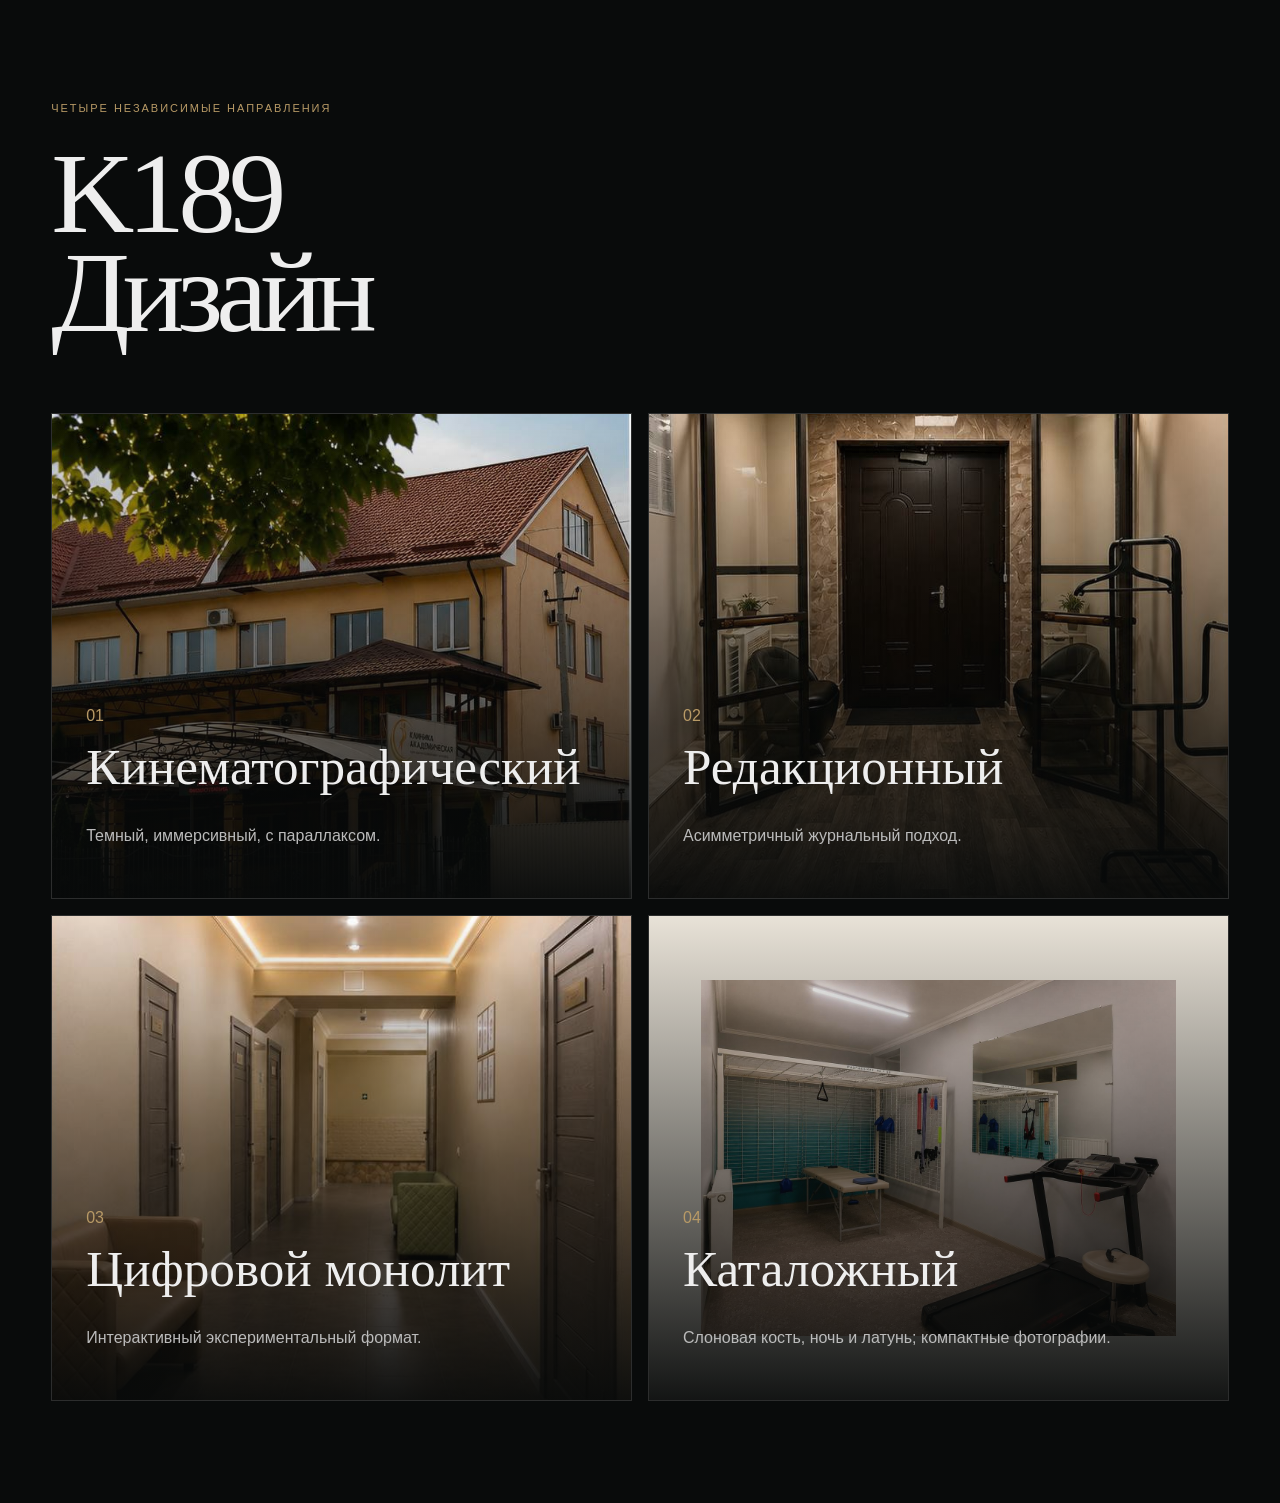
<file: index.html>
<!doctype html>
<html lang="ru">
<head>
  <meta charset="utf-8">
  <meta name="viewport" content="width=device-width,initial-scale=1">
  <link rel="icon" href="data:,">
  <title>Web Design Showcase</title>
  <style>
    *{box-sizing:border-box}body{margin:0;background:#090b0b;color:#eee;font-family:Arial,sans-serif}main{width:min(1500px,92vw);margin:auto;padding:8vw 0}.tag{color:#b89a66;font-size:11px;letter-spacing:.18em;text-transform:uppercase}h1{font:400 clamp(54px,9vw,130px)/.86 Georgia,serif;letter-spacing:-.06em;margin:30px 0 70px}.grid{display:grid;grid-template-columns:repeat(2,minmax(0,1fr));gap:16px}.card{position:relative;min-height:54vh;border:1px solid #ffffff24;color:inherit;text-decoration:none;padding:34px;overflow:hidden;display:flex;flex-direction:column;justify-content:flex-end;isolation:isolate}.card img{position:absolute;inset:0;width:100%;height:100%;object-fit:cover;z-index:-2;transition:.8s}.card:after{content:"";position:absolute;inset:0;background:linear-gradient(0deg,#080a0af2,transparent);z-index:-1}.card:hover img{transform:scale(1.05)}.card span{color:#b89a66}.card h2{font:400 clamp(30px,4vw,52px) Georgia,serif;margin:12px 0}.card p{color:#bbb;line-height:1.5}.card.specimen img{object-fit:contain;background:#e8e2d7;padding:9%}@media(max-width:800px){.grid{grid-template-columns:1fr}.card{min-height:430px}}
  </style>
</head>
<body><main><div class="tag">Четыре независимые направления</div><h1>K189<br>Дизайн</h1><div class="grid">
  <a class="card" href="01-cinematic/"><img src="../web-presentations/assets/facade_wide.jpg"><span>01</span><h2>Кинематографический</h2><p>Темный, иммерсивный, с параллаксом.</p></a>
  <a class="card" href="02-editorial/"><img src="../web-presentations/assets/lobby_main.jpg"><span>02</span><h2>Редакционный</h2><p>Асимметричный журнальный подход.</p></a>
  <a class="card" href="03-monolith/"><img src="../web-presentations/assets/clinic_corridor_2.jpg"><span>03</span><h2>Цифровой монолит</h2><p>Интерактивный экспериментальный формат.</p></a>
  <a class="card specimen" href="04-moodboard-specimen/"><img src="../web-presentations/assets/physiotherapy_hero.jpg"><span>04</span><h2>Каталожный</h2><p>Слоновая кость, ночь и латунь; компактные фотографии.</p></a>
</div></main></body></html>
</file>
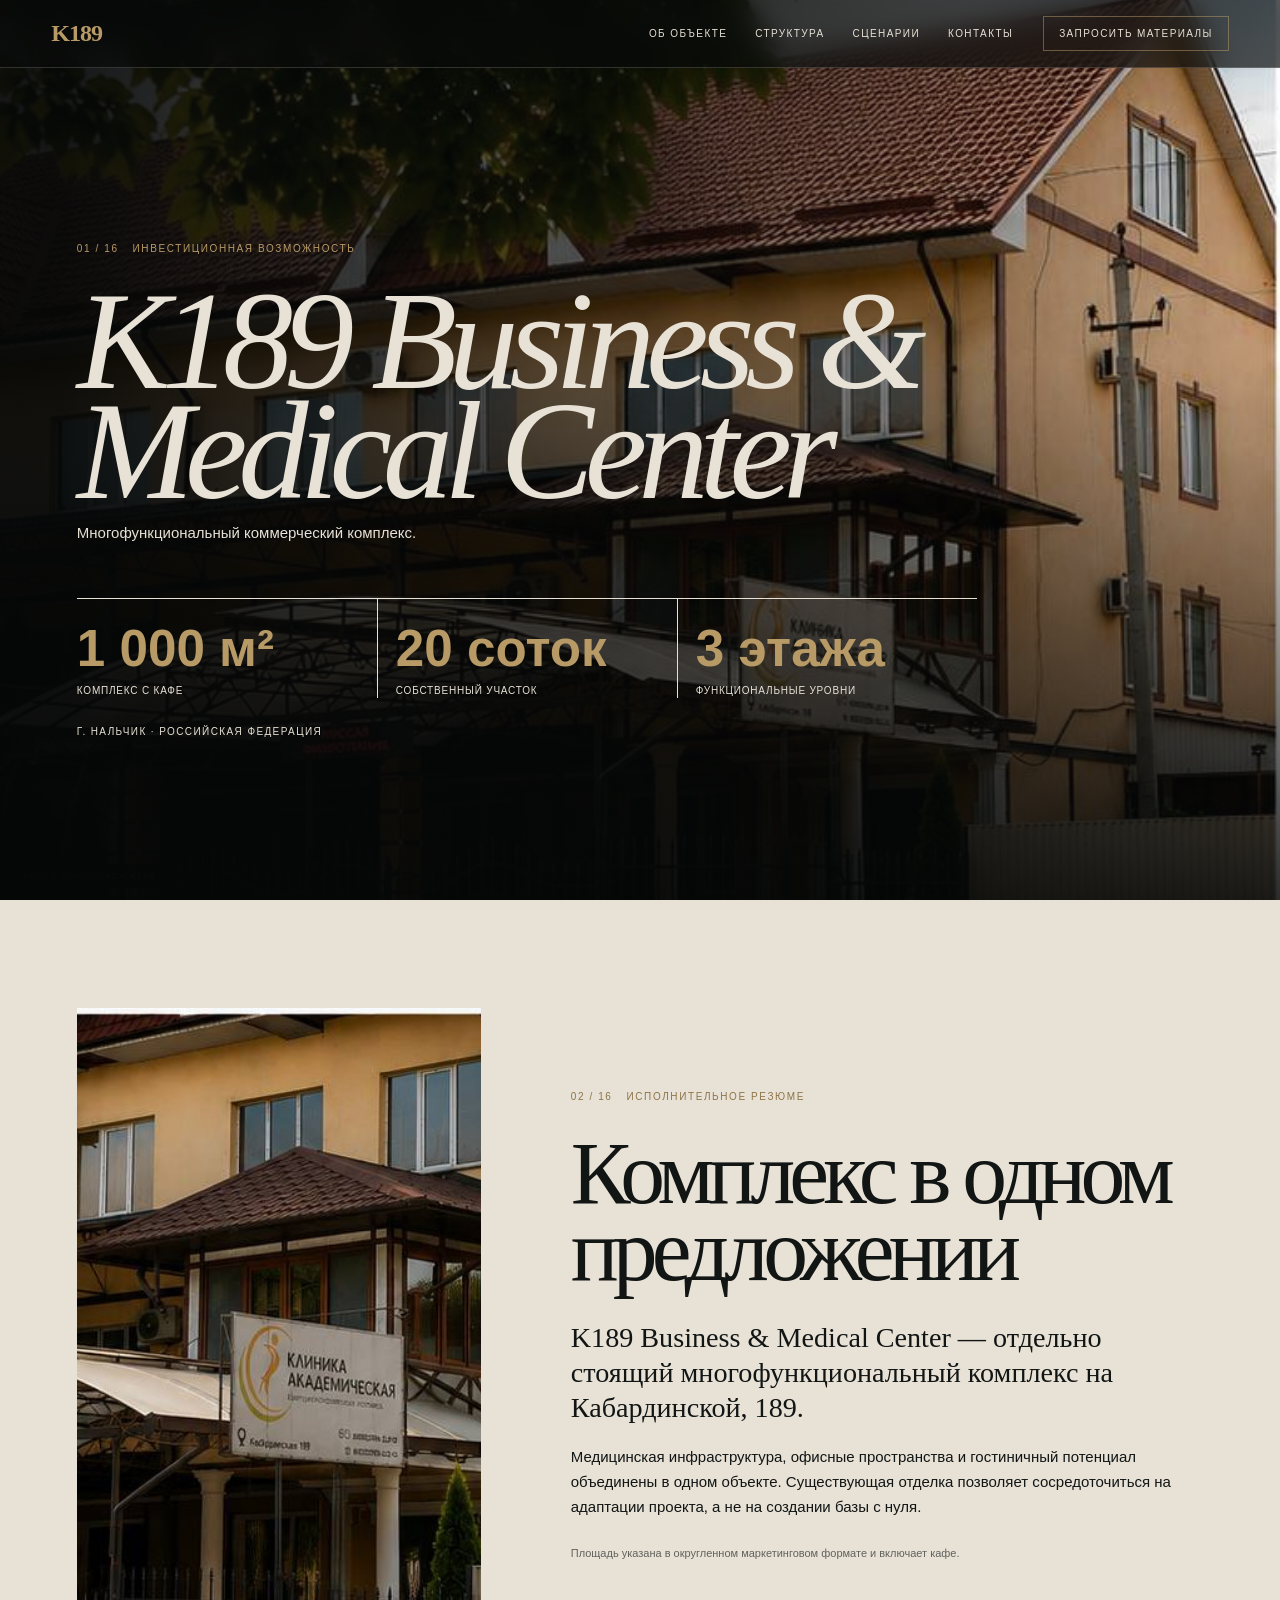
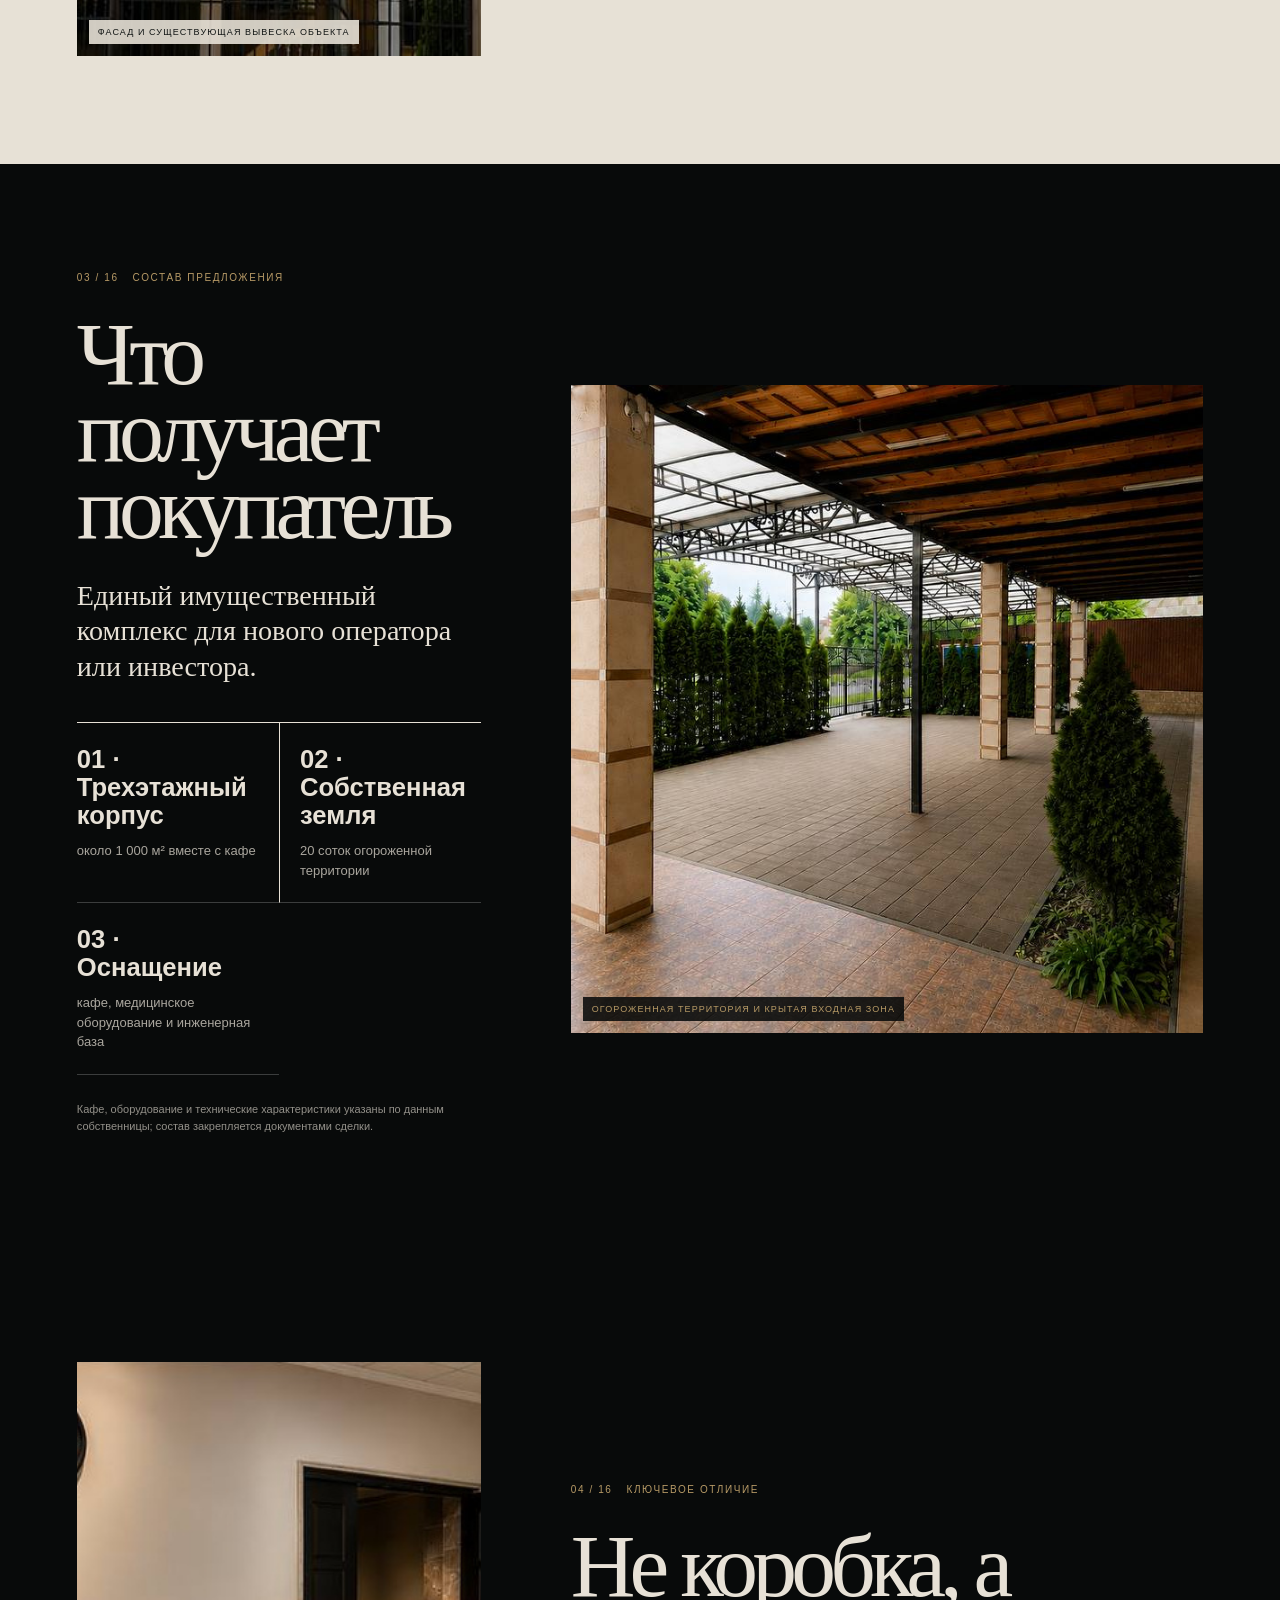
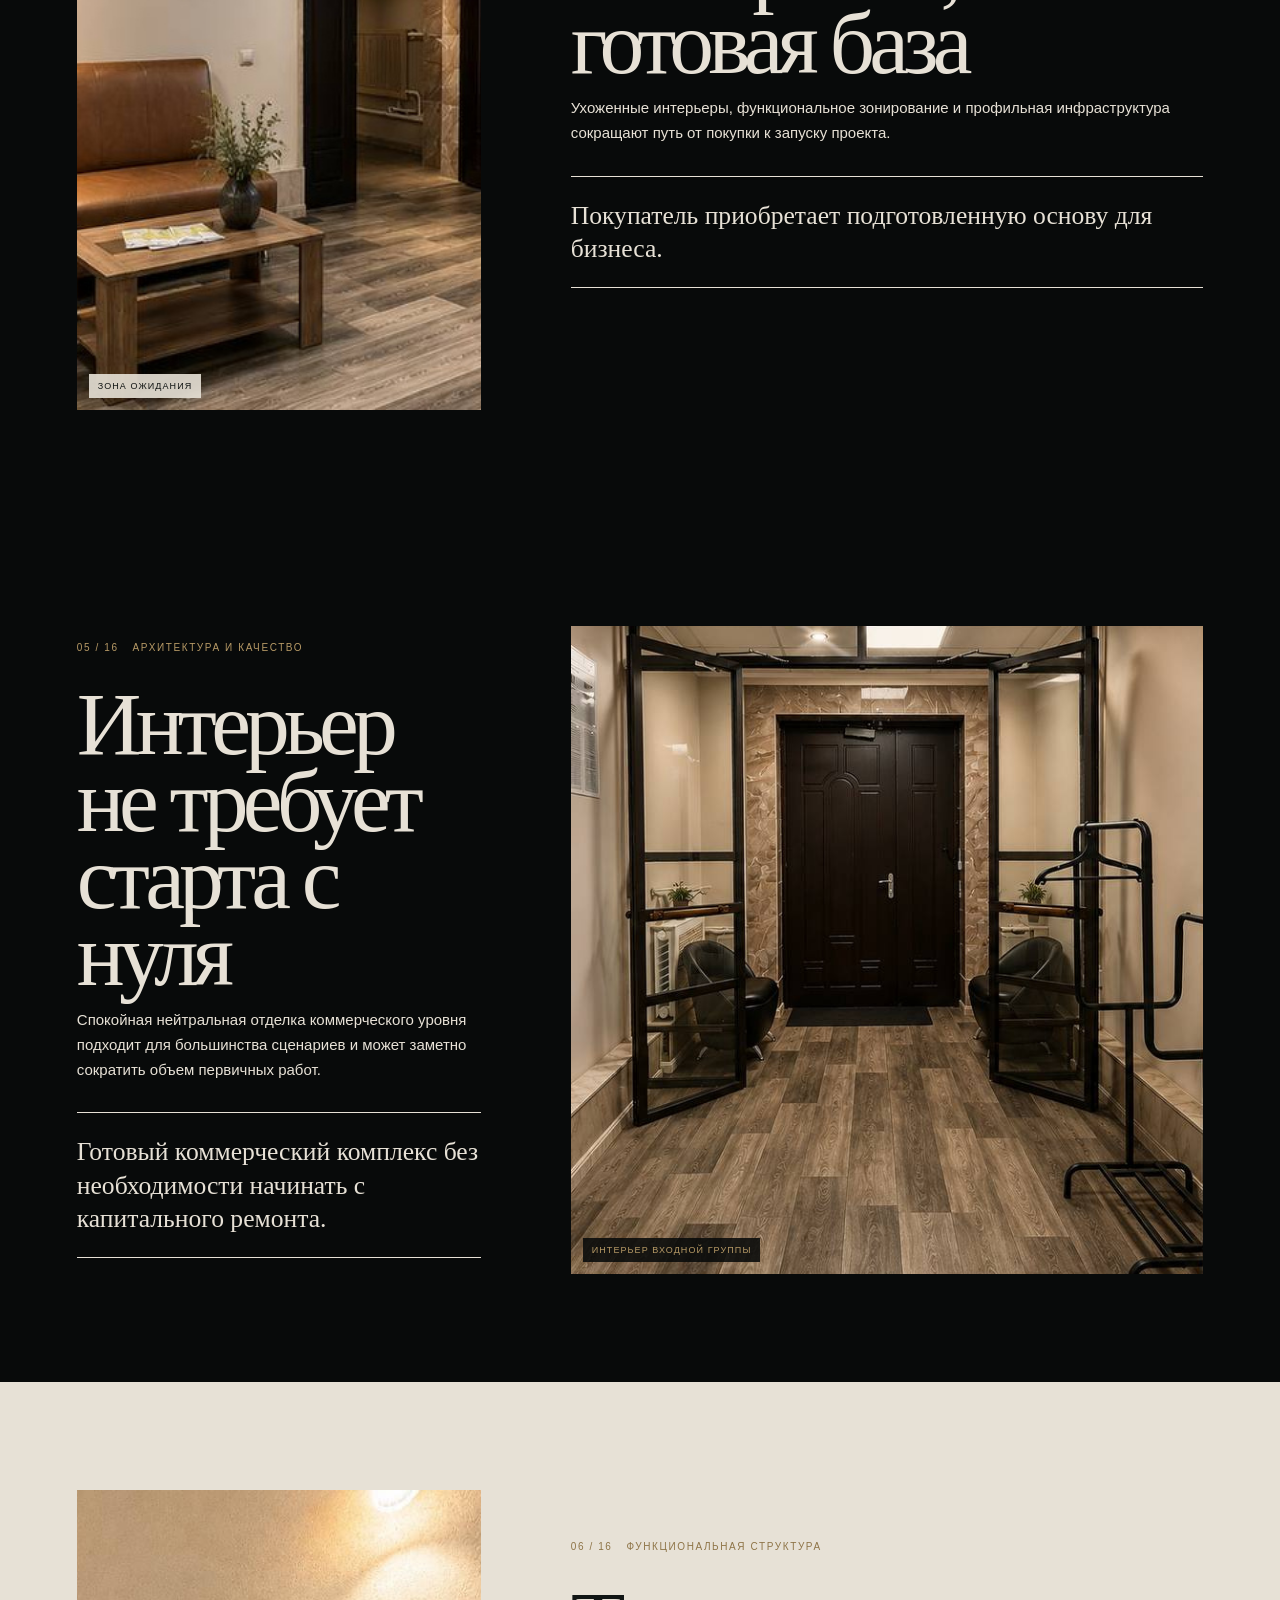
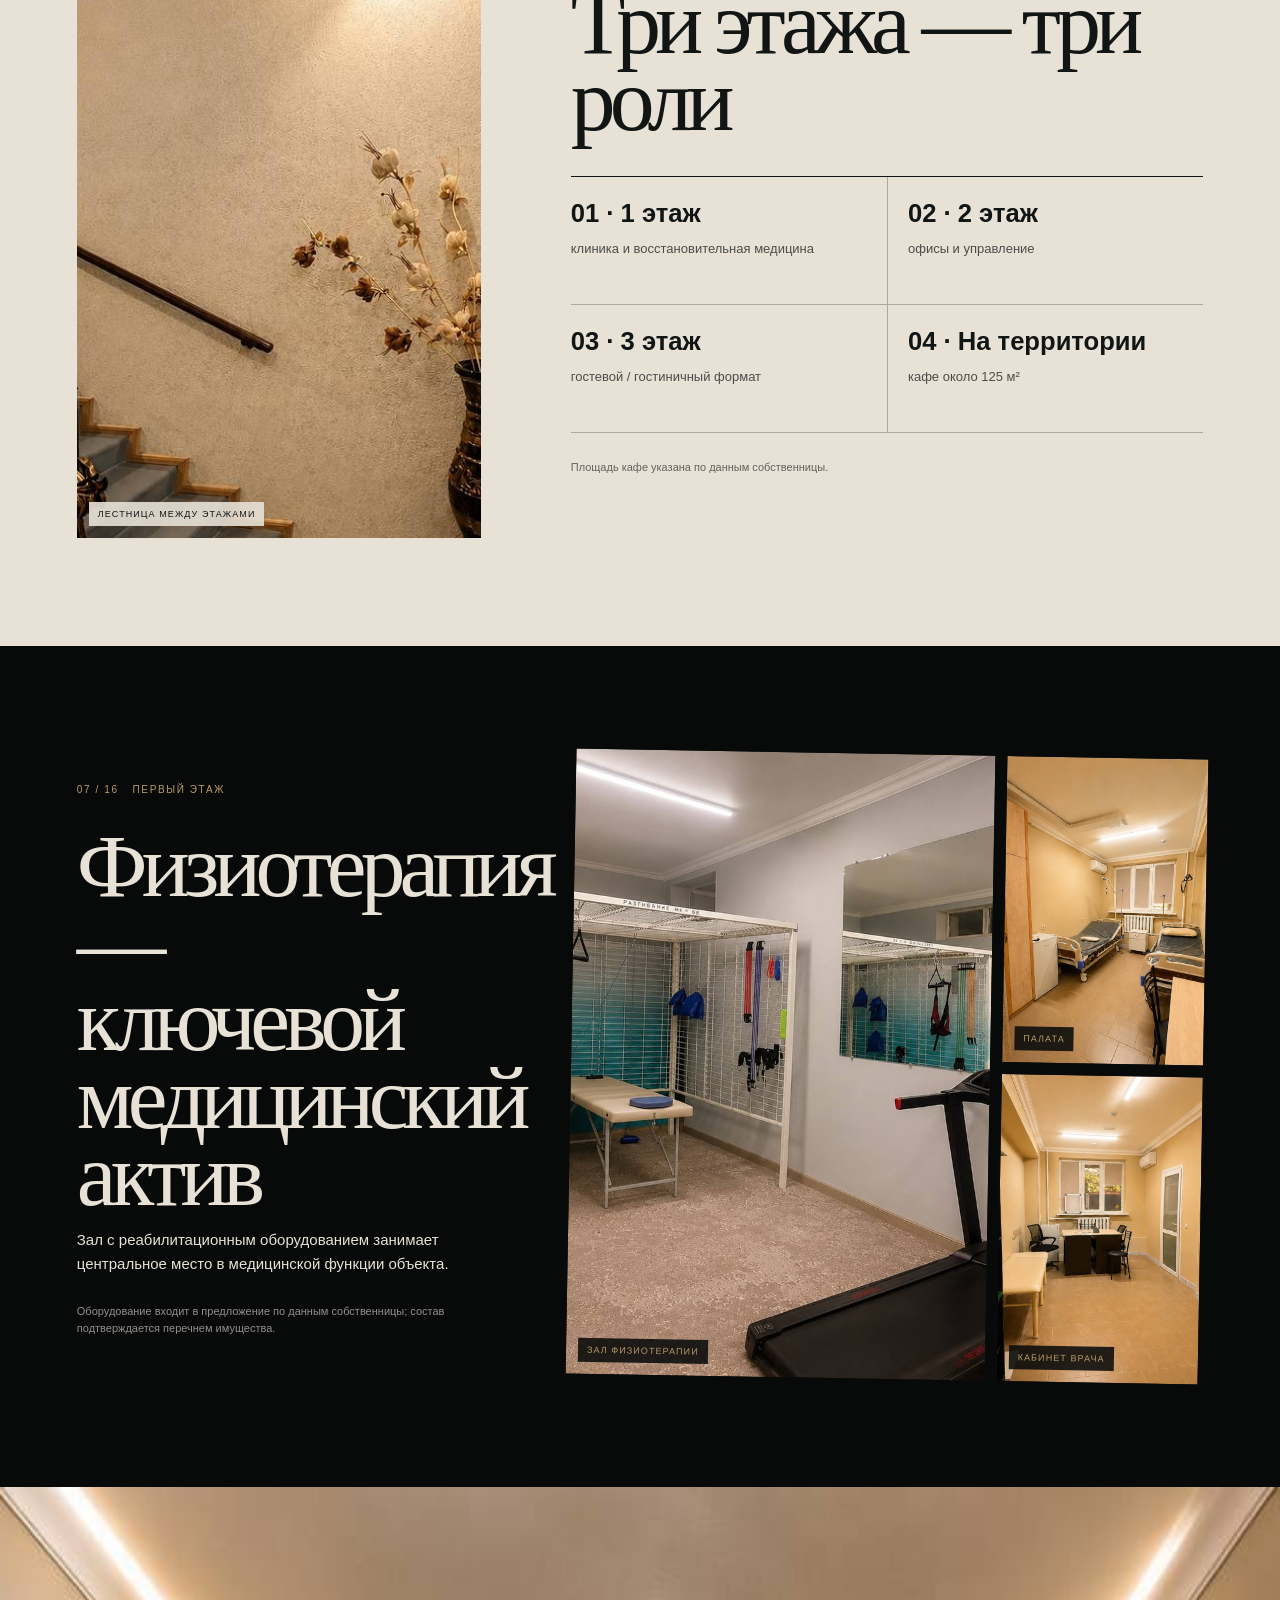
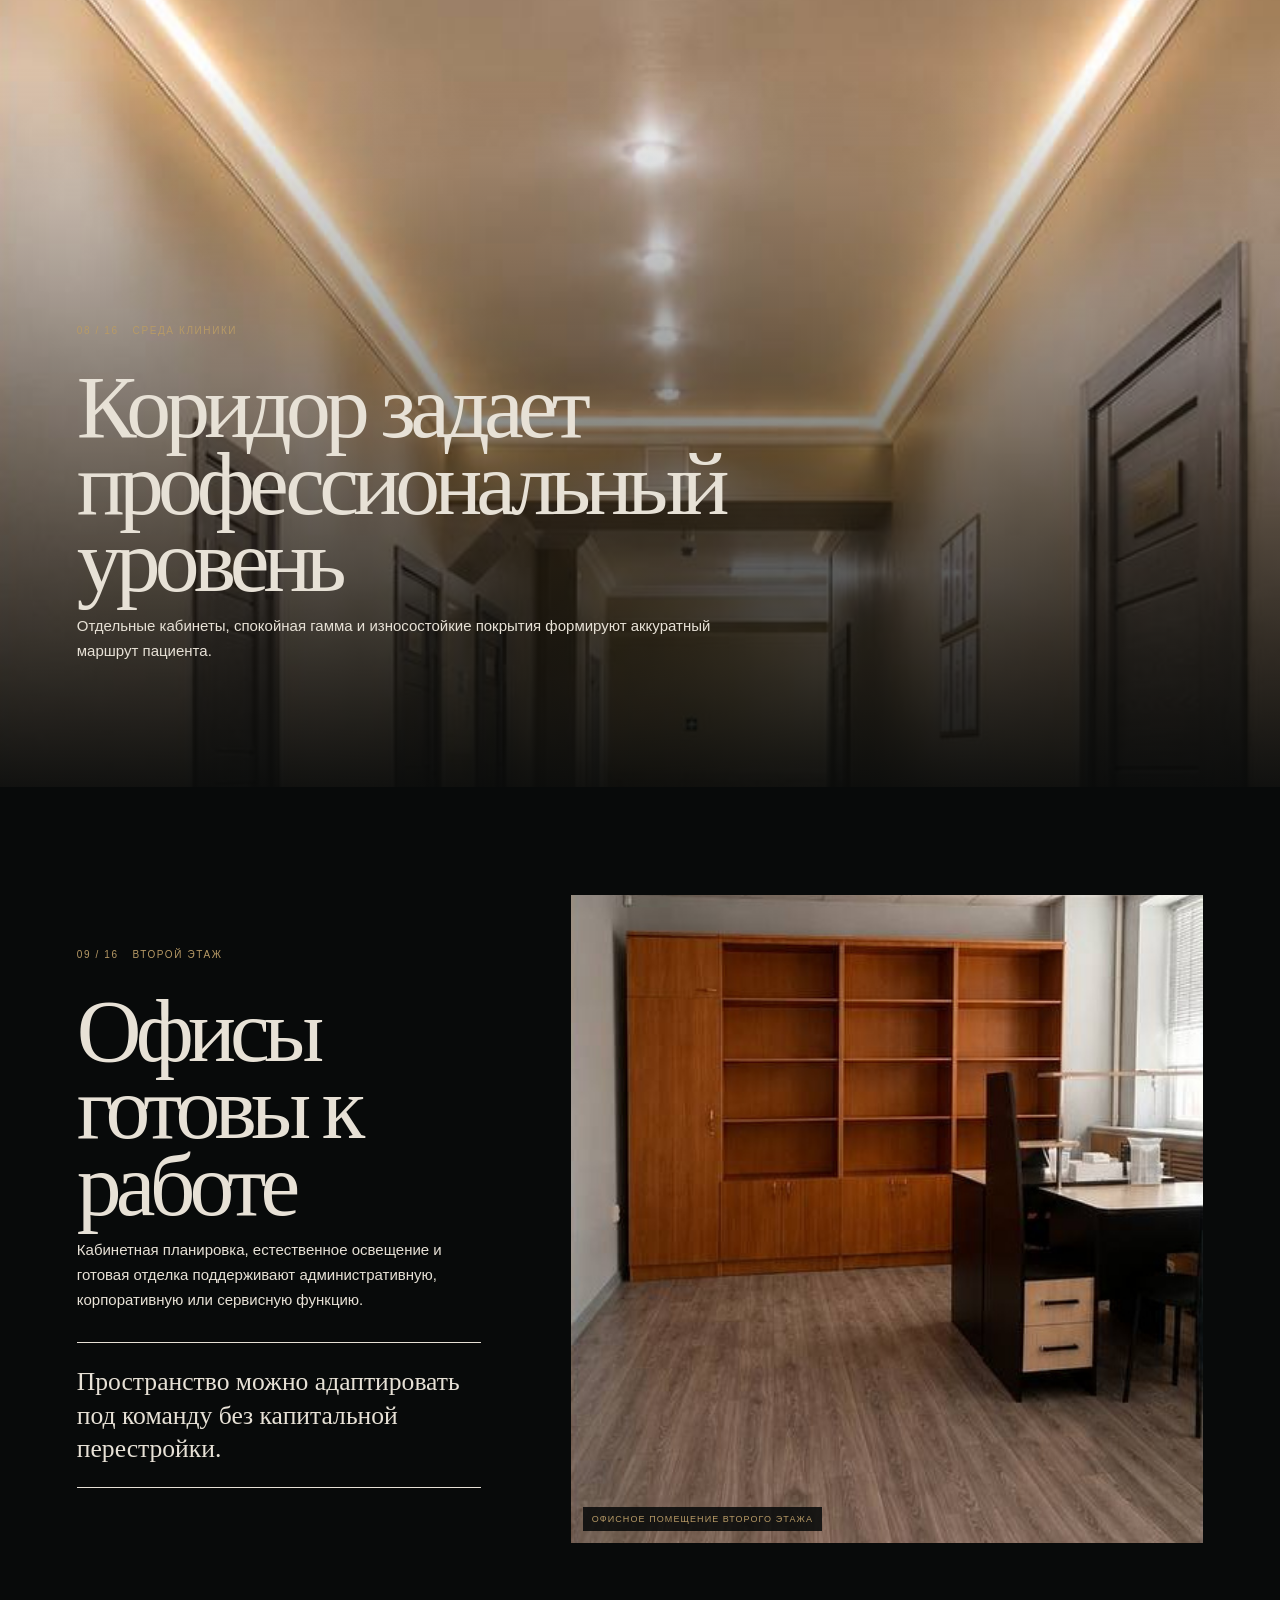
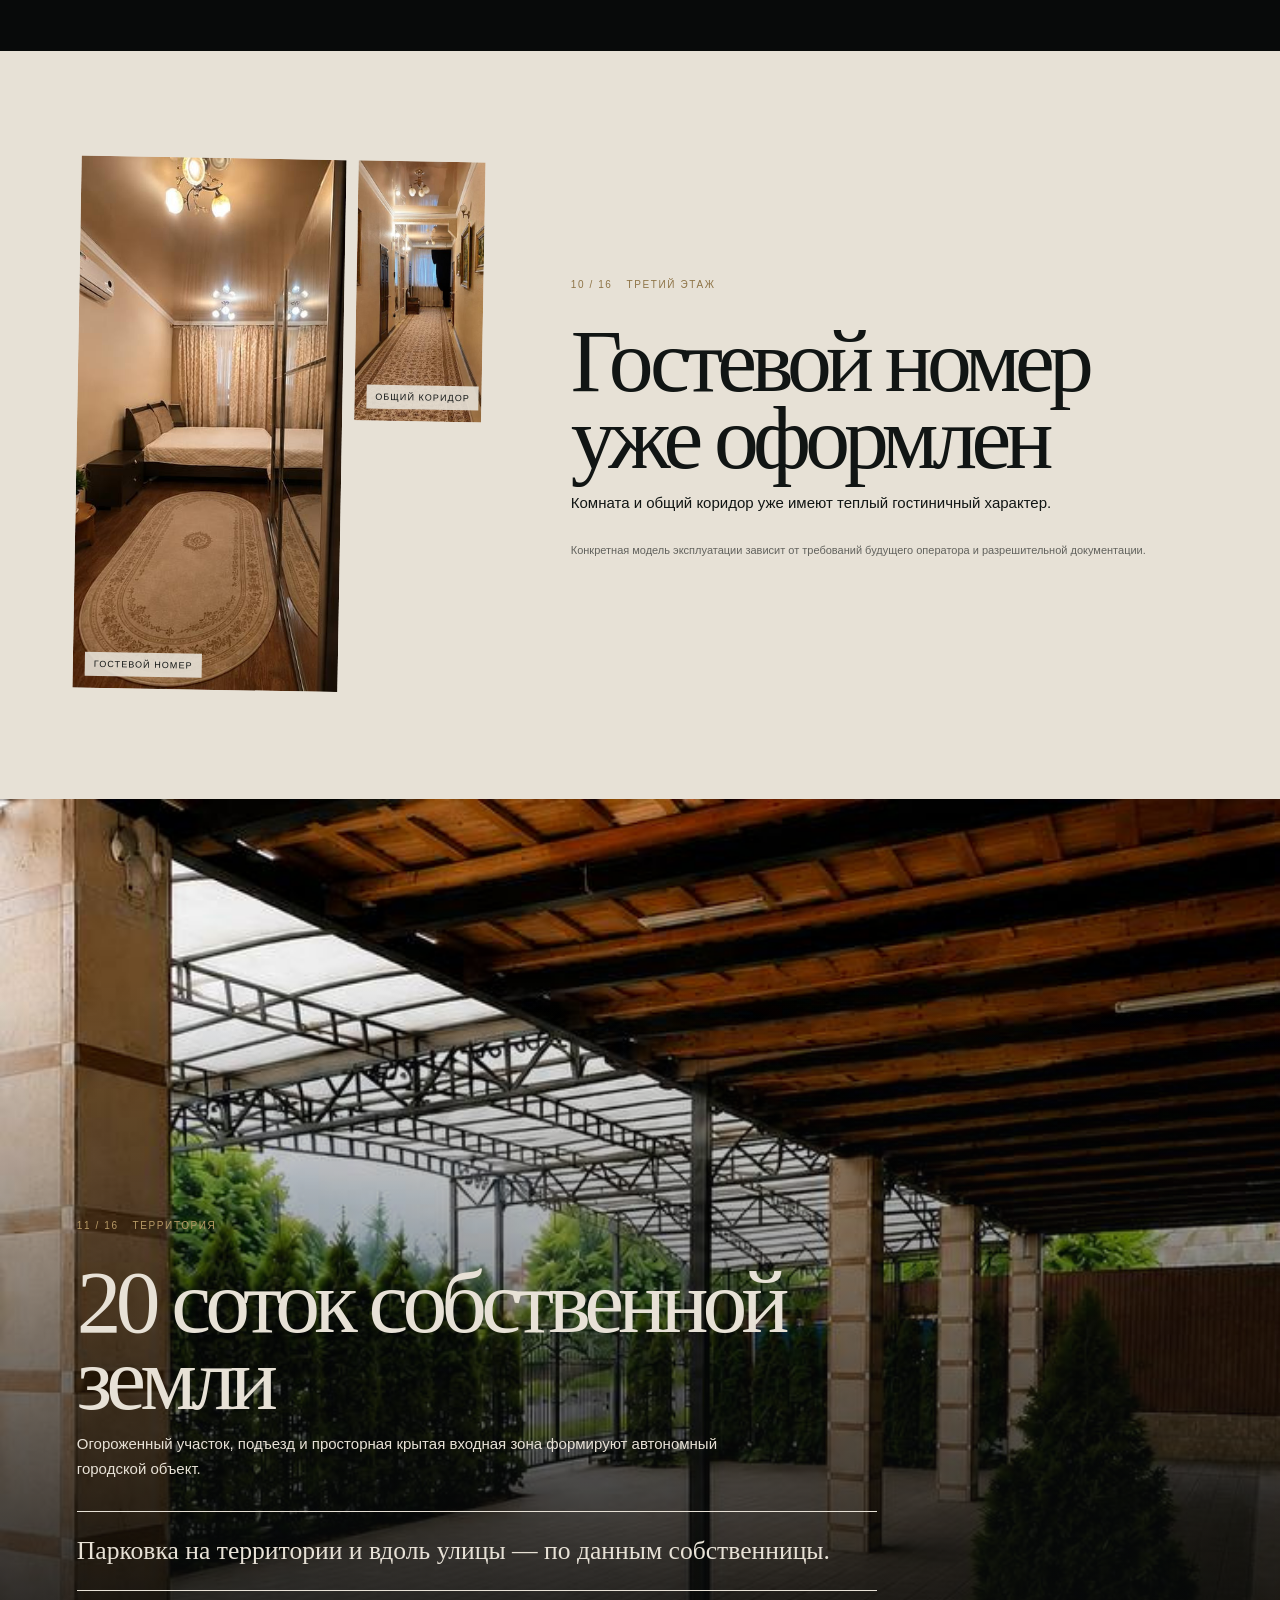
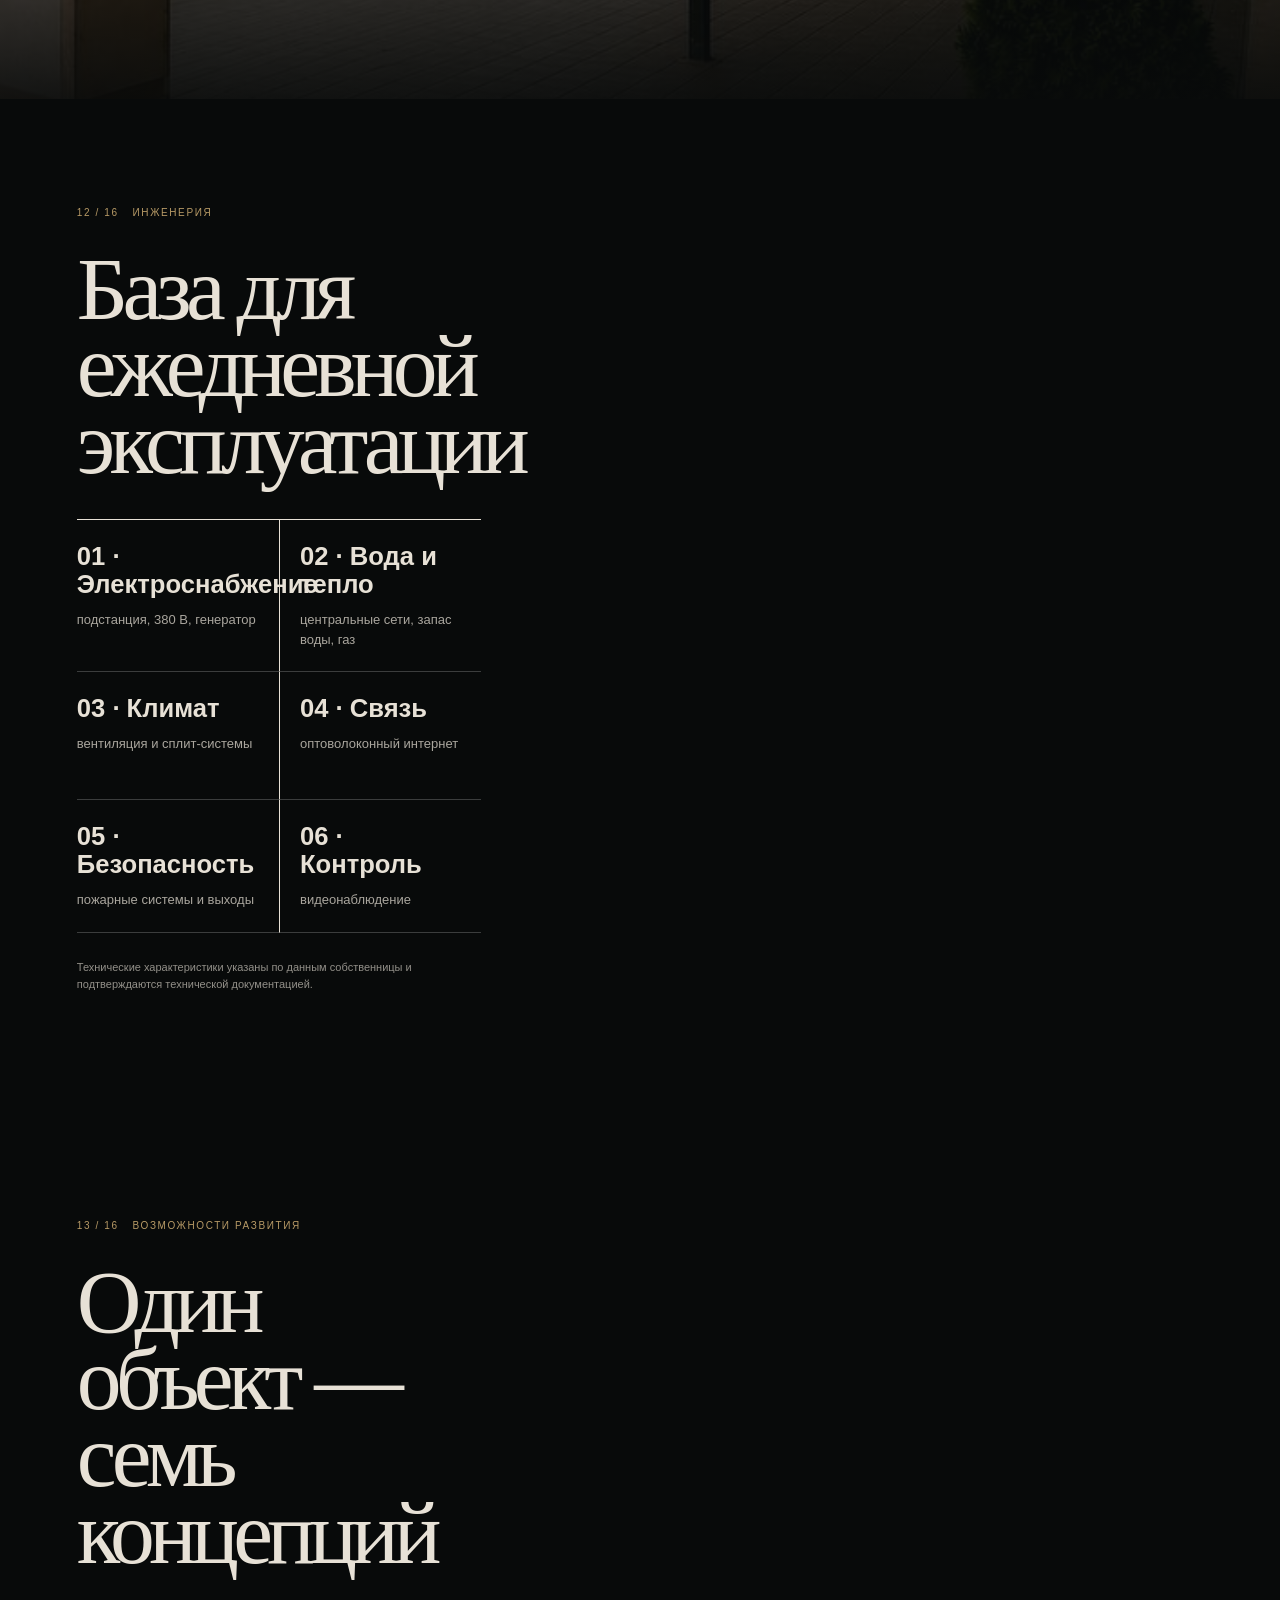
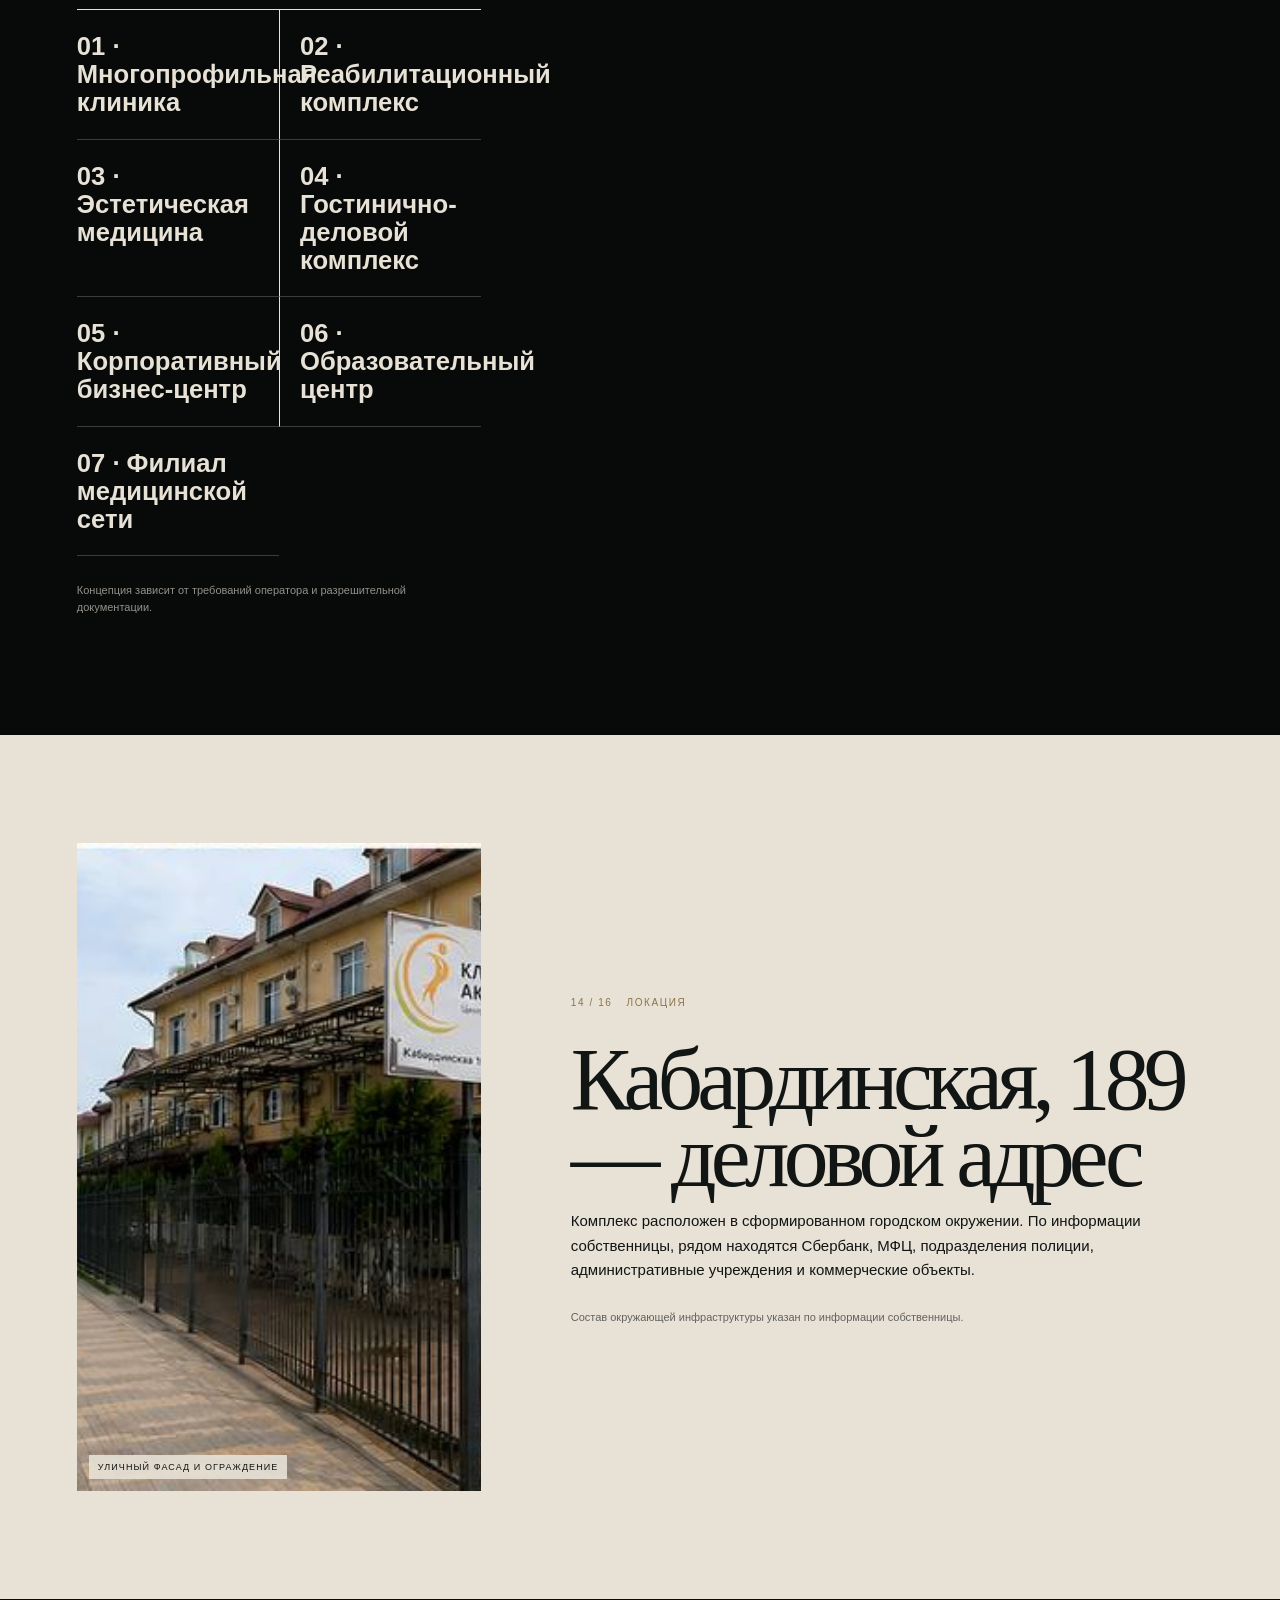
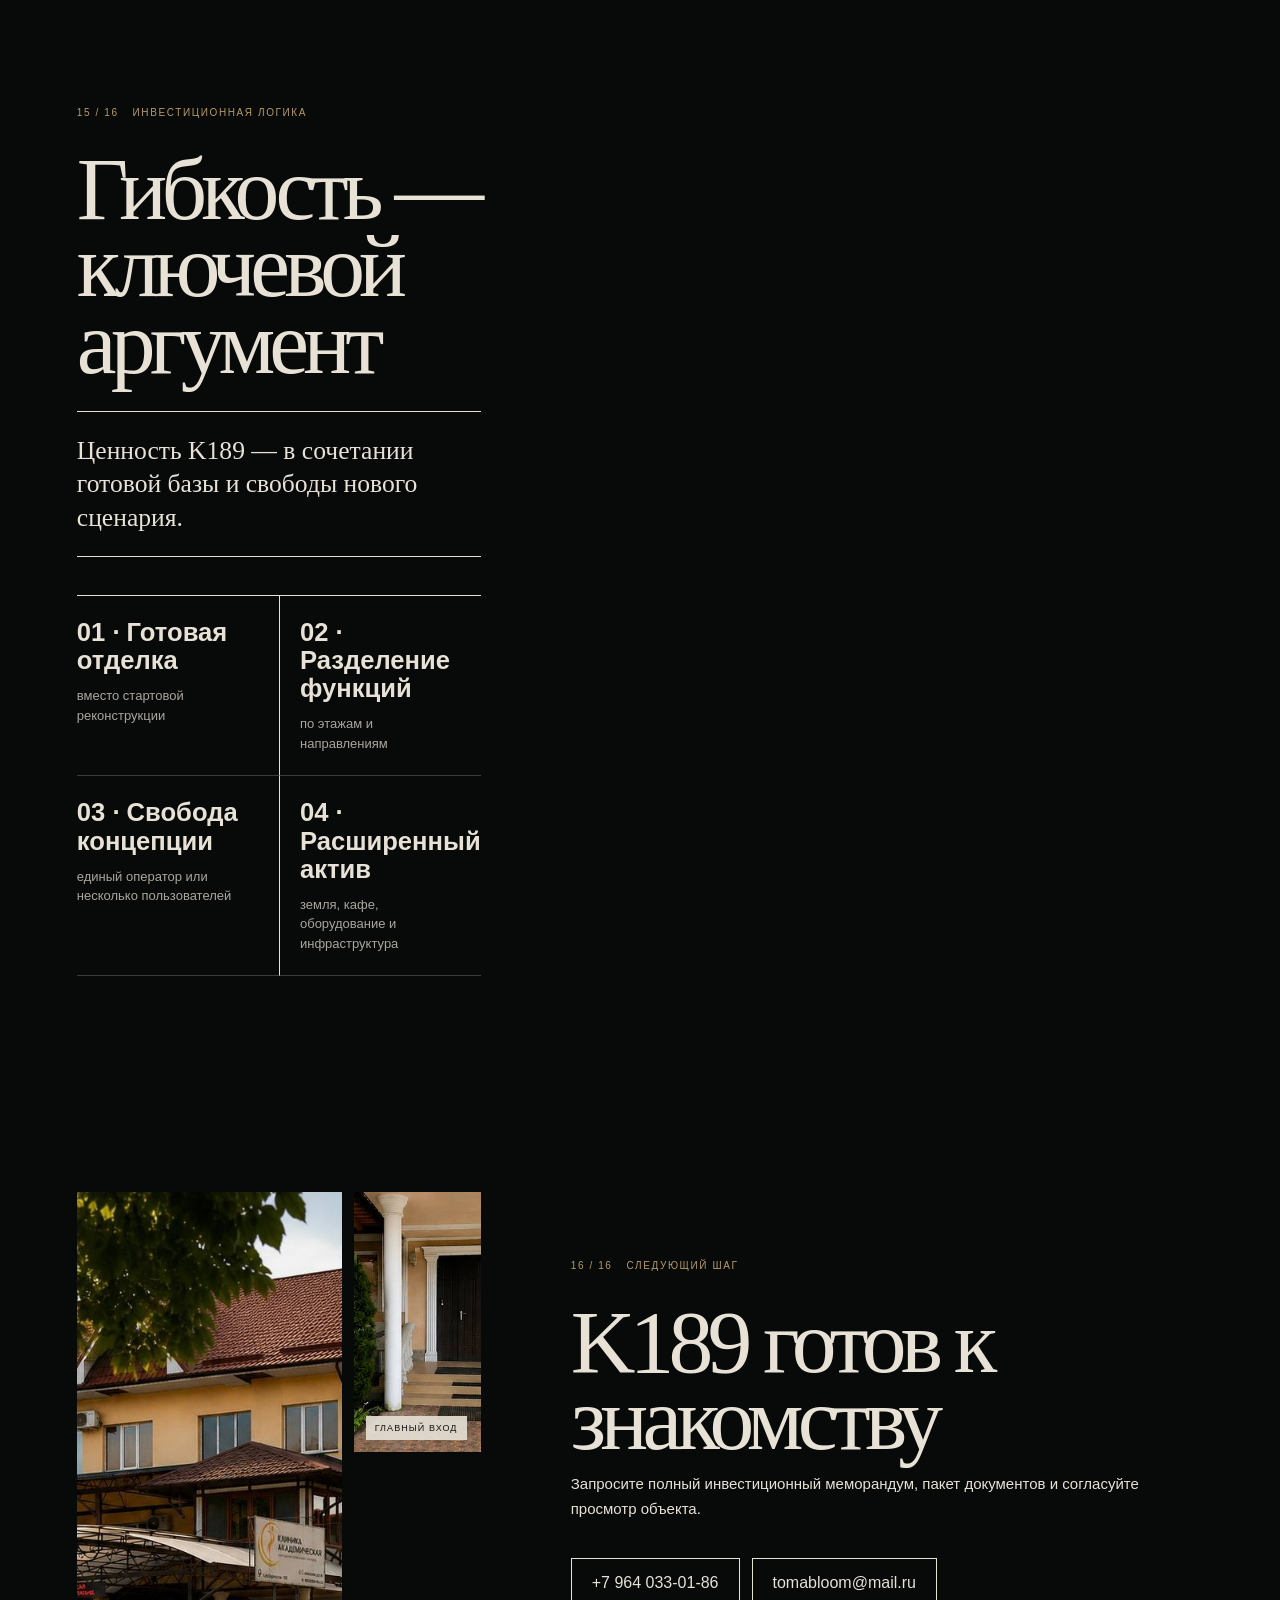
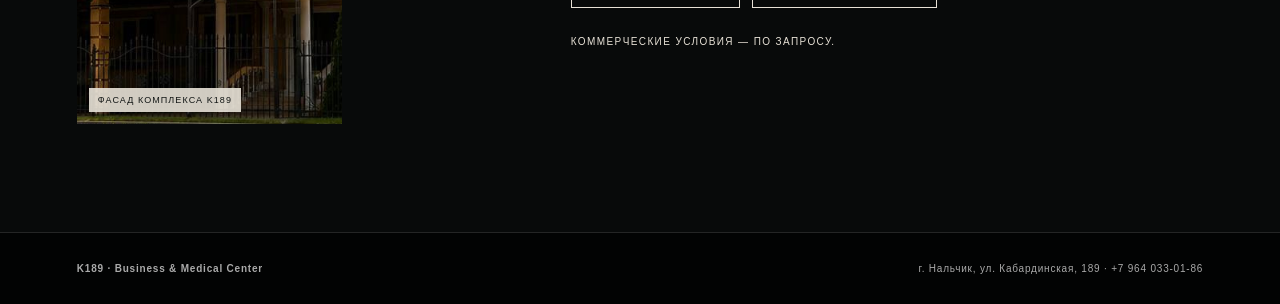
<file: 01-cinematic/index.html>
<!doctype html><html lang="ru"><head><meta charset="utf-8"><meta name="viewport" content="width=device-width,initial-scale=1"><meta name="description" content="Многофункциональный коммерческий комплекс — г. Нальчик, ул. Кабардинская, 189"><link rel="stylesheet" href="../site-base.css"><link rel="stylesheet" href="styles.css"><title>K189 Business &amp; Medical Center — N°01 / CINEMATIC</title></head><body data-theme="cinematic"><div class="progress"></div><header class="site-header"><a class="site-brand" href="../">K189</a><nav class="site-nav"><a href="#executive-summary">Об объекте</a><a href="#floor-structure">Структура</a><a href="#use-scenarios">Сценарии</a><a href="#contact">Контакты</a></nav><a class="header-cta" href="tel:+79640330186">Запросить материалы</a><button class="menu-button" aria-label="Меню">☰</button></header><main><section class="story story--cover hero" id="cover"><div class="story-copy reveal"><div class="story-meta"><span class="story-index">01 / 16</span><span>Инвестиционная возможность</span></div><h1>K189 Business &amp; Medical Center</h1><p class="story-body">Многофункциональный коммерческий комплекс.</p><div class="metrics"><div class="metric"><strong>1 000 м²</strong><span>комплекс с кафе</span></div><div class="metric"><strong>20 соток</strong><span>собственный участок</span></div><div class="metric"><strong>3 этажа</strong><span>функциональные уровни</span></div></div><p class="hero-footer">г. Нальчик · Российская Федерация</p></div><div class="story-media  reveal"><figure><img src="../assets/facade_wide.jpg" alt="Фасад комплекса K189" loading="eager"><figcaption>Фасад комплекса K189</figcaption></figure></div></section><section class="story story--summary " id="executive-summary"><div class="story-copy reveal"><div class="story-meta"><span class="story-index">02 / 16</span><span>Исполнительное резюме</span></div><h2>Комплекс в одном предложении</h2><p class="story-lead">K189 Business &amp; Medical Center — отдельно стоящий многофункциональный комплекс на Кабардинской, 189.</p><p class="story-body">Медицинская инфраструктура, офисные пространства и гостиничный потенциал объединены в одном объекте. Существующая отделка позволяет сосредоточиться на адаптации проекта, а не на создании базы с нуля.</p><p class="story-note">Площадь указана в округленном маркетинговом формате и включает кафе.</p></div><div class="story-media  reveal"><figure><img src="../assets/facade_sign.jpg" alt="Фасад и существующая вывеска объекта" loading="eager"><figcaption>Фасад и существующая вывеска объекта</figcaption></figure></div></section><section class="story story--offer " id="offer-composition"><div class="story-copy reveal"><div class="story-meta"><span class="story-index">03 / 16</span><span>Состав предложения</span></div><h2>Что получает покупатель</h2><p class="story-lead">Единый имущественный комплекс для нового оператора или инвестора.</p><div class="item-grid"><article class="item"><b>01 · Трехэтажный корпус</b><p>около 1 000 м² вместе с кафе</p></article><article class="item"><b>02 · Собственная земля</b><p>20 соток огороженной территории</p></article><article class="item"><b>03 · Оснащение</b><p>кафе, медицинское оборудование и инженерная база</p></article></div><p class="story-note">Кафе, оборудование и технические характеристики указаны по данным собственницы; состав закрепляется документами сделки.</p></div><div class="story-media  reveal"><figure><img src="../assets/covered_yard.jpg" alt="Огороженная территория и крытая входная зона" loading="lazy"><figcaption>Огороженная территория и крытая входная зона</figcaption></figure></div></section><section class="story story--feature " id="ready-base"><div class="story-copy reveal"><div class="story-meta"><span class="story-index">04 / 16</span><span>Ключевое отличие</span></div><h2>Не коробка, а готовая база</h2><p class="story-body">Ухоженные интерьеры, функциональное зонирование и профильная инфраструктура сокращают путь от покупки к запуску проекта.</p><div class="story-callout">Покупатель приобретает подготовленную основу для бизнеса.</div></div><div class="story-media  reveal"><figure><img src="../assets/waiting_area.jpg" alt="Зона ожидания" loading="lazy"><figcaption>Зона ожидания</figcaption></figure></div></section><section class="story story--feature " id="interior-quality"><div class="story-copy reveal"><div class="story-meta"><span class="story-index">05 / 16</span><span>Архитектура и качество</span></div><h2>Интерьер не требует старта с нуля</h2><p class="story-body">Спокойная нейтральная отделка коммерческого уровня подходит для большинства сценариев и может заметно сократить объем первичных работ.</p><div class="story-callout">Готовый коммерческий комплекс без необходимости начинать с капитального ремонта.</div></div><div class="story-media  reveal"><figure><img src="../assets/lobby_main.jpg" alt="Интерьер входной группы" loading="lazy"><figcaption>Интерьер входной группы</figcaption></figure></div></section><section class="story story--structure " id="floor-structure"><div class="story-copy reveal"><div class="story-meta"><span class="story-index">06 / 16</span><span>Функциональная структура</span></div><h2>Три этажа — три роли</h2><div class="item-grid"><article class="item"><b>01 · 1 этаж</b><p>клиника и восстановительная медицина</p></article><article class="item"><b>02 · 2 этаж</b><p>офисы и управление</p></article><article class="item"><b>03 · 3 этаж</b><p>гостевой / гостиничный формат</p></article><article class="item"><b>04 · На территории</b><p>кафе около 125 м²</p></article></div><p class="story-note">Площадь кафе указана по данным собственницы.</p></div><div class="story-media  reveal"><figure><img src="../assets/stairs_1.jpg" alt="Лестница между этажами" loading="lazy"><figcaption>Лестница между этажами</figcaption></figure></div></section><section class="story story--gallery-feature " id="physiotherapy"><div class="story-copy reveal"><div class="story-meta"><span class="story-index">07 / 16</span><span>Первый этаж</span></div><h2>Физиотерапия — ключевой медицинский актив</h2><p class="story-body">Зал с реабилитационным оборудованием занимает центральное место в медицинской функции объекта.</p><p class="story-note">Оборудование входит в предложение по данным собственницы; состав подтверждается перечнем имущества.</p></div><div class="story-media gallery reveal"><figure><img src="../assets/physiotherapy_hero.jpg" alt="Зал физиотерапии и реабилитации" loading="lazy"><figcaption>Зал физиотерапии</figcaption></figure><figure><img src="../assets/patient_room.jpg" alt="Палата" loading="lazy"><figcaption>Палата</figcaption></figure><figure><img src="../assets/doctor_office.jpg" alt="Кабинет врача" loading="lazy"><figcaption>Кабинет врача</figcaption></figure></div></section><section class="story story--photo-feature " id="clinic-corridor"><div class="story-copy reveal"><div class="story-meta"><span class="story-index">08 / 16</span><span>Среда клиники</span></div><h2>Коридор задает профессиональный уровень</h2><p class="story-body">Отдельные кабинеты, спокойная гамма и износостойкие покрытия формируют аккуратный маршрут пациента.</p></div><div class="story-media  reveal"><figure><img src="../assets/clinic_corridor_2.jpg" alt="Коридор медицинского этажа" loading="lazy"><figcaption>Коридор медицинского этажа</figcaption></figure></div></section><section class="story story--feature " id="offices"><div class="story-copy reveal"><div class="story-meta"><span class="story-index">09 / 16</span><span>Второй этаж</span></div><h2>Офисы готовы к работе</h2><p class="story-body">Кабинетная планировка, естественное освещение и готовая отделка поддерживают административную, корпоративную или сервисную функцию.</p><div class="story-callout">Пространство можно адаптировать под команду без капитальной перестройки.</div></div><div class="story-media  reveal"><figure><img src="../assets/office_storage.jpg" alt="Офисное помещение второго этажа" loading="lazy"><figcaption>Офисное помещение второго этажа</figcaption></figure></div></section><section class="story story--gallery-feature " id="guest-floor"><div class="story-copy reveal"><div class="story-meta"><span class="story-index">10 / 16</span><span>Третий этаж</span></div><h2>Гостевой номер уже оформлен</h2><p class="story-body">Комната и общий коридор уже имеют теплый гостиничный характер.</p><p class="story-note">Конкретная модель эксплуатации зависит от требований будущего оператора и разрешительной документации.</p></div><div class="story-media gallery reveal"><figure><img src="../assets/hotel_room.jpg" alt="Гостевой номер третьего этажа" loading="lazy"><figcaption>Гостевой номер</figcaption></figure><figure><img src="../assets/hotel_corridor_1.jpg" alt="Коридор гостевого этажа" loading="lazy"><figcaption>Общий коридор</figcaption></figure></div></section><section class="story story--photo-feature " id="territory"><div class="story-copy reveal"><div class="story-meta"><span class="story-index">11 / 16</span><span>Территория</span></div><h2>20 соток собственной земли</h2><p class="story-body">Огороженный участок, подъезд и просторная крытая входная зона формируют автономный городской объект.</p><div class="story-callout">Парковка на территории и вдоль улицы — по данным собственницы.</div></div><div class="story-media  reveal"><figure><img src="../assets/covered_yard.jpg" alt="Огороженная территория и крытая входная зона" loading="lazy"><figcaption>Огороженная территория и крытая входная зона</figcaption></figure></div></section><section class="story story--technical-list " id="engineering"><div class="story-copy reveal"><div class="story-meta"><span class="story-index">12 / 16</span><span>Инженерия</span></div><h2>База для ежедневной эксплуатации</h2><div class="item-grid"><article class="item"><b>01 · Электроснабжение</b><p>подстанция, 380 В, генератор</p></article><article class="item"><b>02 · Вода и тепло</b><p>центральные сети, запас воды, газ</p></article><article class="item"><b>03 · Климат</b><p>вентиляция и сплит-системы</p></article><article class="item"><b>04 · Связь</b><p>оптоволоконный интернет</p></article><article class="item"><b>05 · Безопасность</b><p>пожарные системы и выходы</p></article><article class="item"><b>06 · Контроль</b><p>видеонаблюдение</p></article></div><p class="story-note">Технические характеристики указаны по данным собственницы и подтверждаются технической документацией.</p></div></section><section class="story story--scenario-list " id="use-scenarios"><div class="story-copy reveal"><div class="story-meta"><span class="story-index">13 / 16</span><span>Возможности развития</span></div><h2>Один объект — семь концепций</h2><div class="item-grid"><article class="item"><b>01 · Многопрофильная клиника</b></article><article class="item"><b>02 · Реабилитационный комплекс</b></article><article class="item"><b>03 · Эстетическая медицина</b></article><article class="item"><b>04 · Гостинично-деловой комплекс</b></article><article class="item"><b>05 · Корпоративный бизнес-центр</b></article><article class="item"><b>06 · Образовательный центр</b></article><article class="item"><b>07 · Филиал медицинской сети</b></article></div><p class="story-note">Концепция зависит от требований оператора и разрешительной документации.</p></div></section><section class="story story--location " id="location"><div class="story-copy reveal"><div class="story-meta"><span class="story-index">14 / 16</span><span>Локация</span></div><h2>Кабардинская, 189 — деловой адрес</h2><p class="story-body">Комплекс расположен в сформированном городском окружении. По информации собственницы, рядом находятся Сбербанк, МФЦ, подразделения полиции, административные учреждения и коммерческие объекты.</p><p class="story-note">Состав окружающей инфраструктуры указан по информации собственницы.</p></div><div class="story-media  reveal"><figure><img src="../assets/street_front.jpg" alt="Уличный фасад и ограждение" loading="lazy"><figcaption>Уличный фасад и ограждение</figcaption></figure></div></section><section class="story story--value-list " id="investment-logic"><div class="story-copy reveal"><div class="story-meta"><span class="story-index">15 / 16</span><span>Инвестиционная логика</span></div><h2>Гибкость — ключевой аргумент</h2><div class="story-callout">Ценность K189 — в сочетании готовой базы и свободы нового сценария.</div><div class="item-grid"><article class="item"><b>01 · Готовая отделка</b><p>вместо стартовой реконструкции</p></article><article class="item"><b>02 · Разделение функций</b><p>по этажам и направлениям</p></article><article class="item"><b>03 · Свобода концепции</b><p>единый оператор или несколько пользователей</p></article><article class="item"><b>04 · Расширенный актив</b><p>земля, кафе, оборудование и инфраструктура</p></article></div></div></section><section class="story story--contact " id="contact"><div class="story-copy reveal"><div class="story-meta"><span class="story-index">16 / 16</span><span>Следующий шаг</span></div><h2>K189 готов к знакомству</h2><p class="story-body">Запросите полный инвестиционный меморандум, пакет документов и согласуйте просмотр объекта.</p><div class="contact-links"><a href="tel:+79640330186">+7 964 033-01-86</a><a href="mailto:tomabloom@mail.ru">tomabloom@mail.ru</a></div><p class="hero-footer">Коммерческие условия — по запросу.</p></div><div class="story-media gallery reveal"><figure><img src="../assets/facade_wide.jpg" alt="Фасад комплекса K189" loading="lazy"><figcaption>Фасад комплекса K189</figcaption></figure><figure><img src="../assets/main_entrance.jpg" alt="Главный вход" loading="lazy"><figcaption>Главный вход</figcaption></figure></div></section></main><footer class="site-footer"><b>K189 · Business &amp; Medical Center</b><span>г. Нальчик, ул. Кабардинская, 189 · +7 964 033-01-86</span></footer><div class="lightbox"><button aria-label="Закрыть">×</button><img alt=""></div><script src="../site-runtime.js"></script></body></html>
</file>
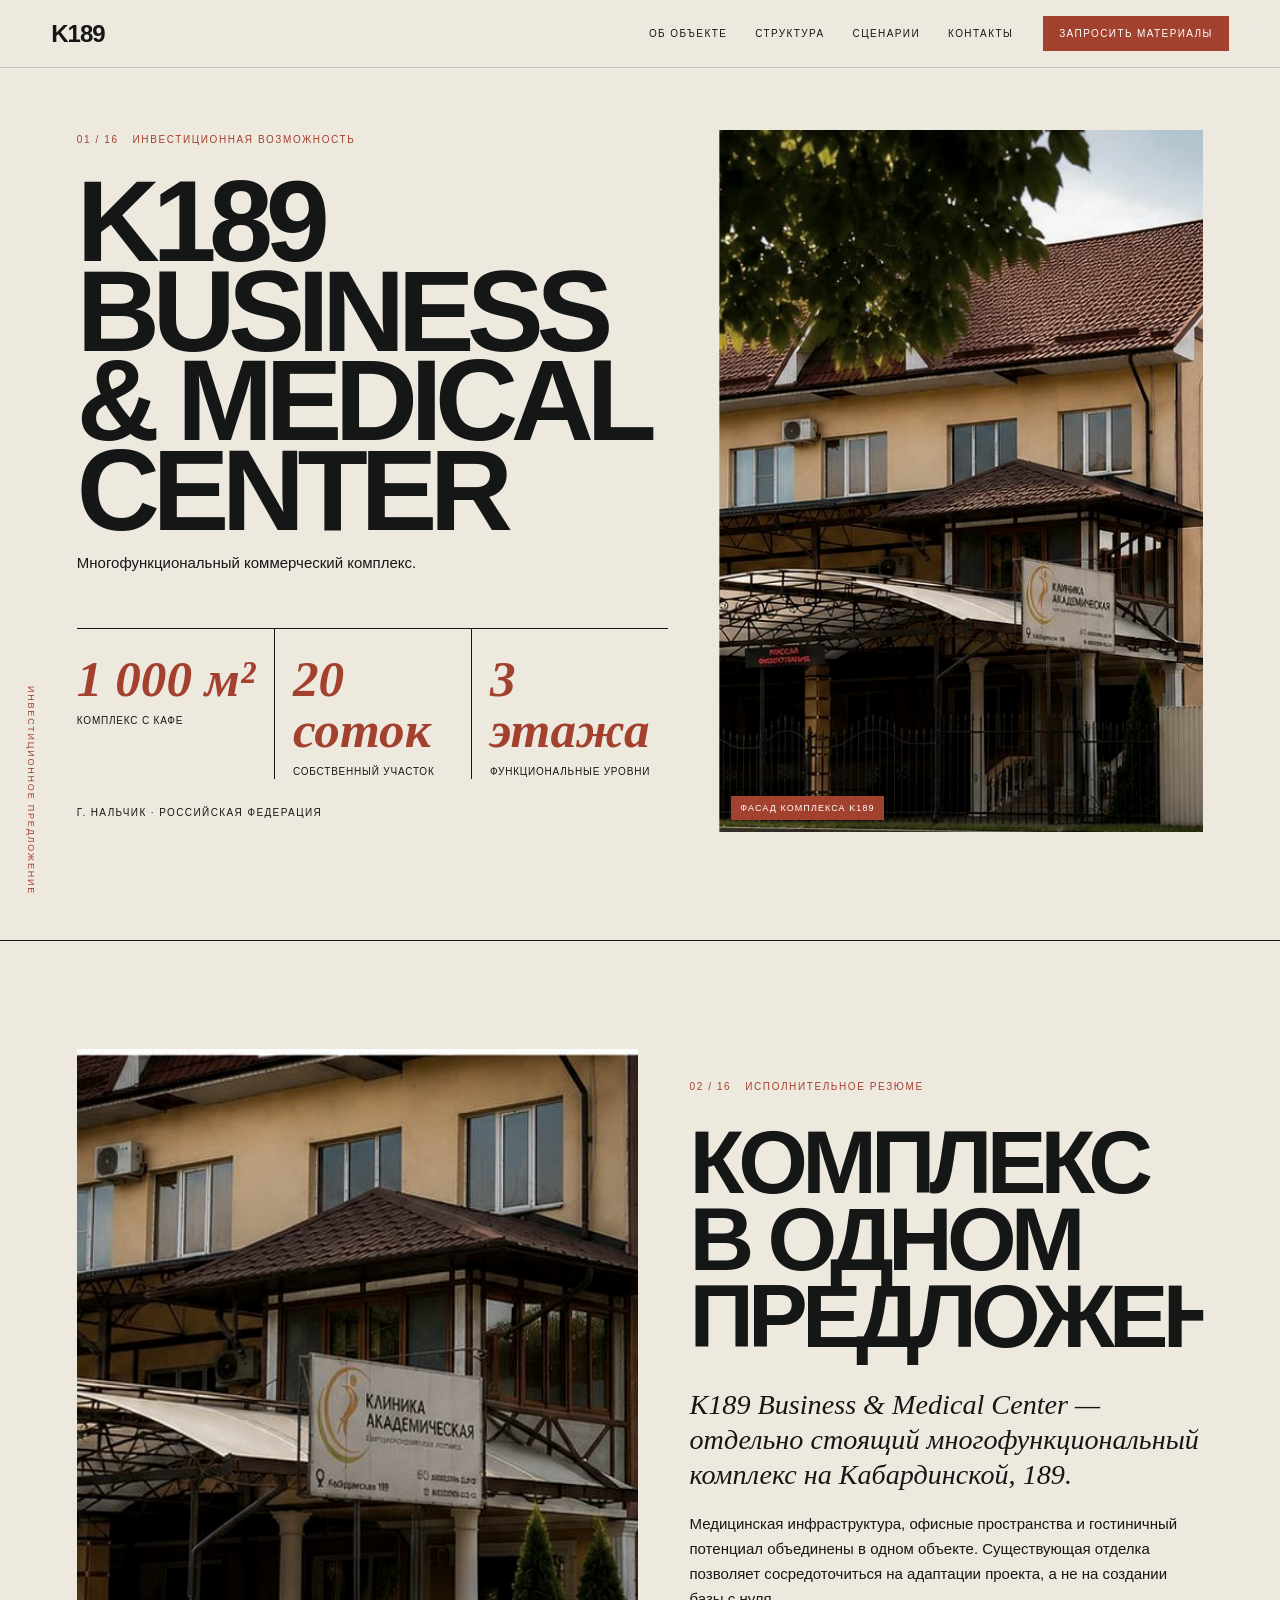
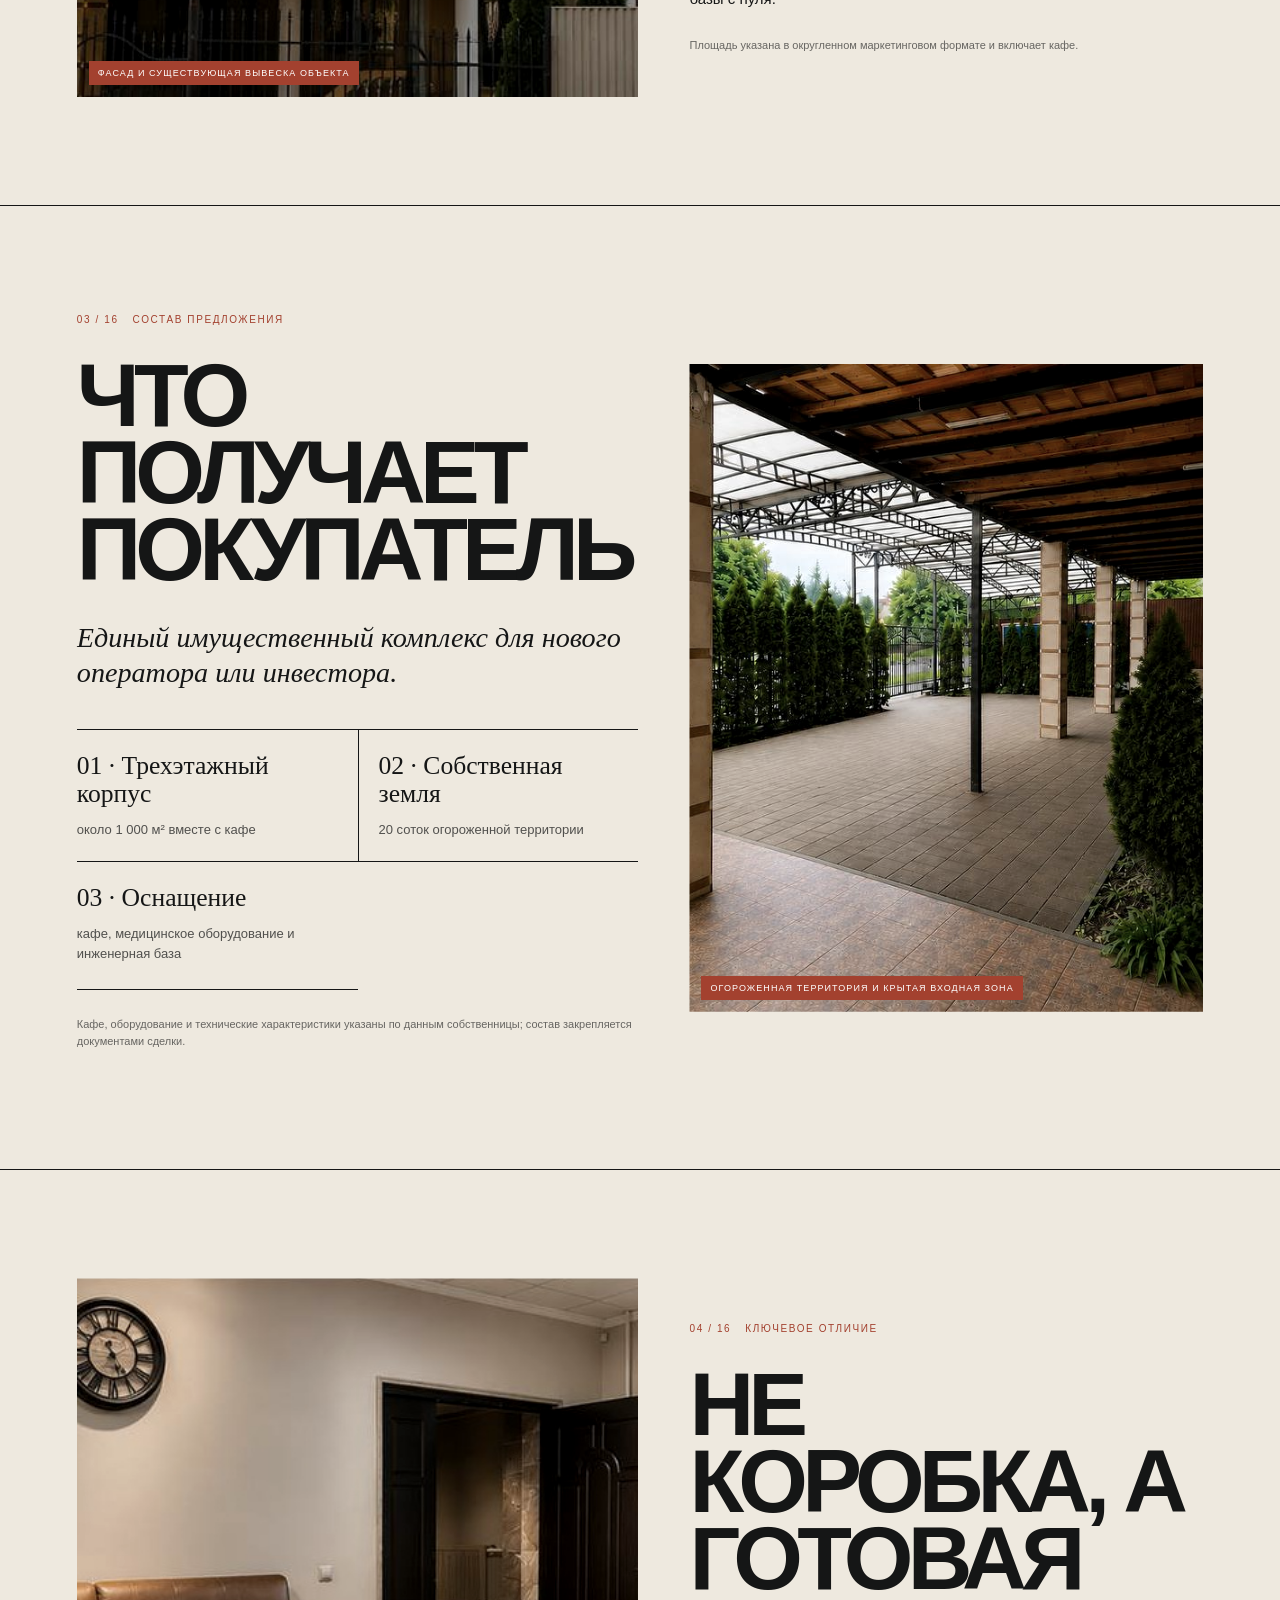
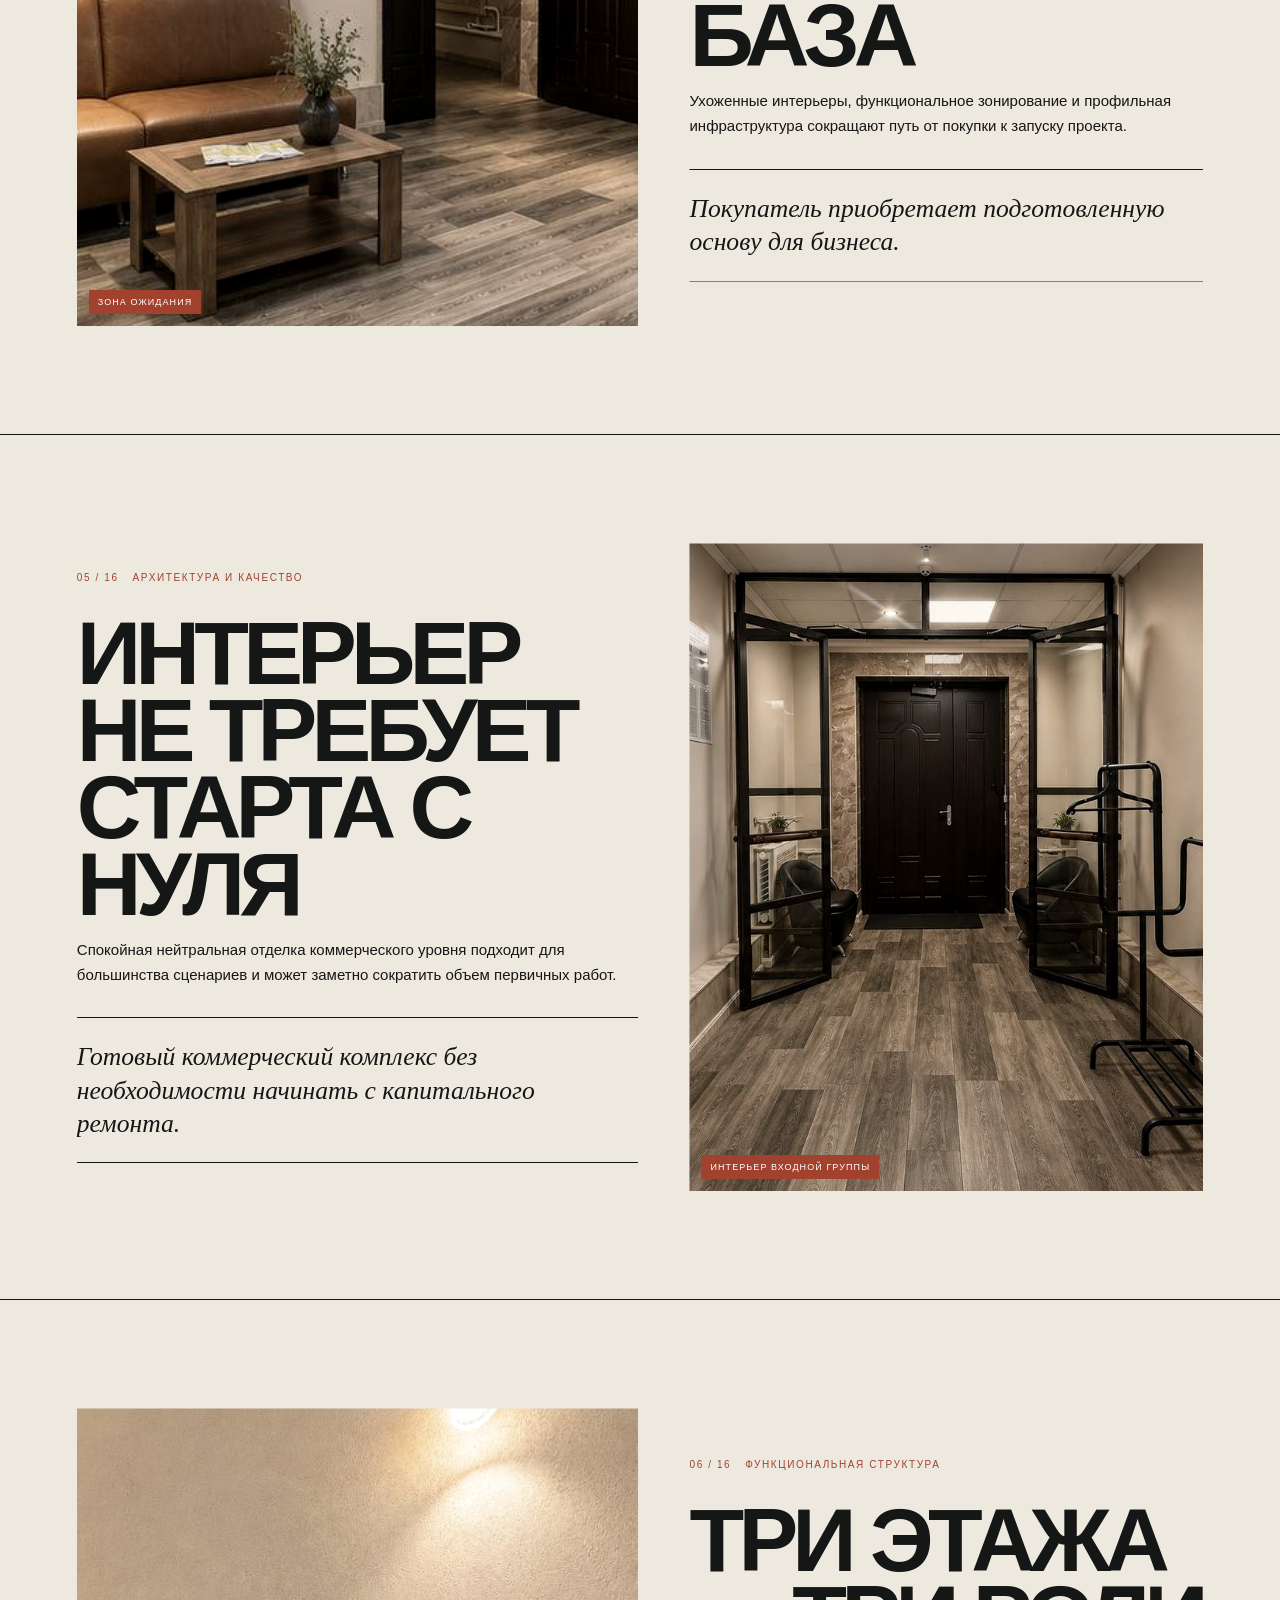
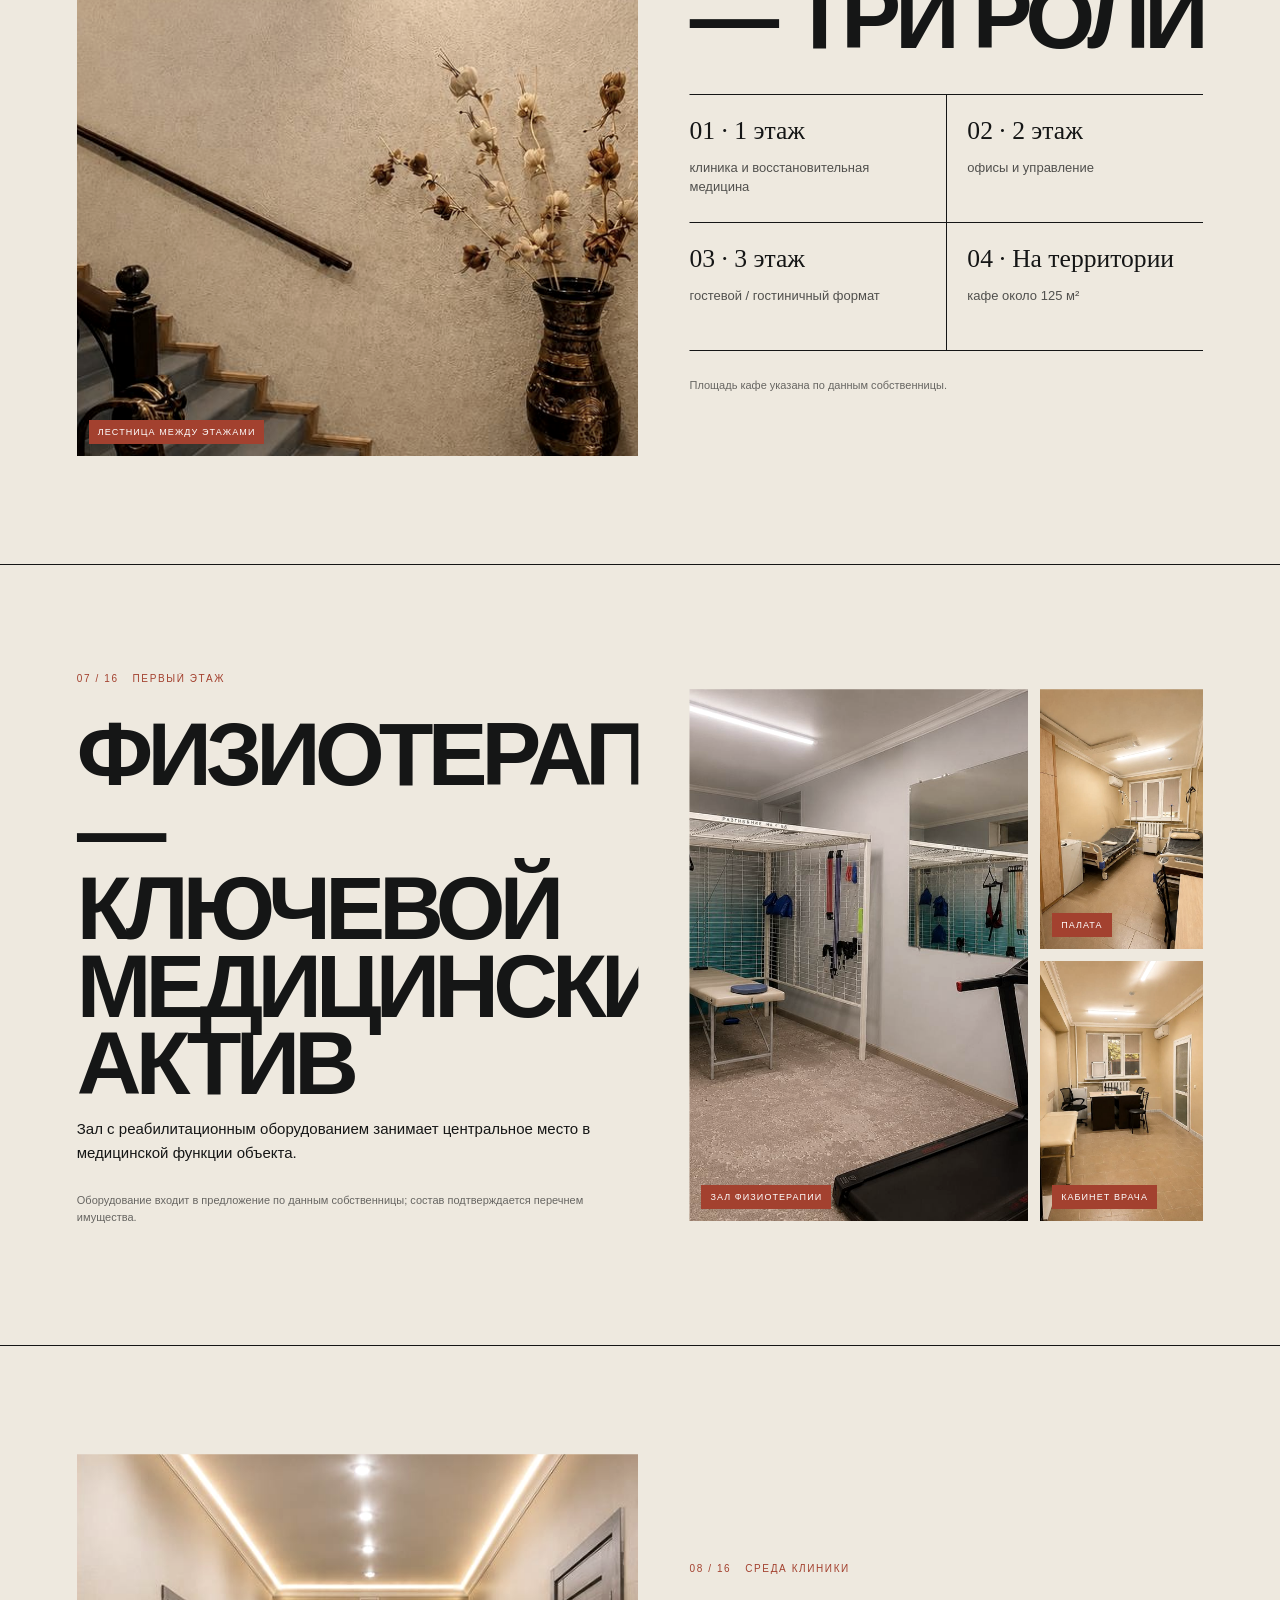
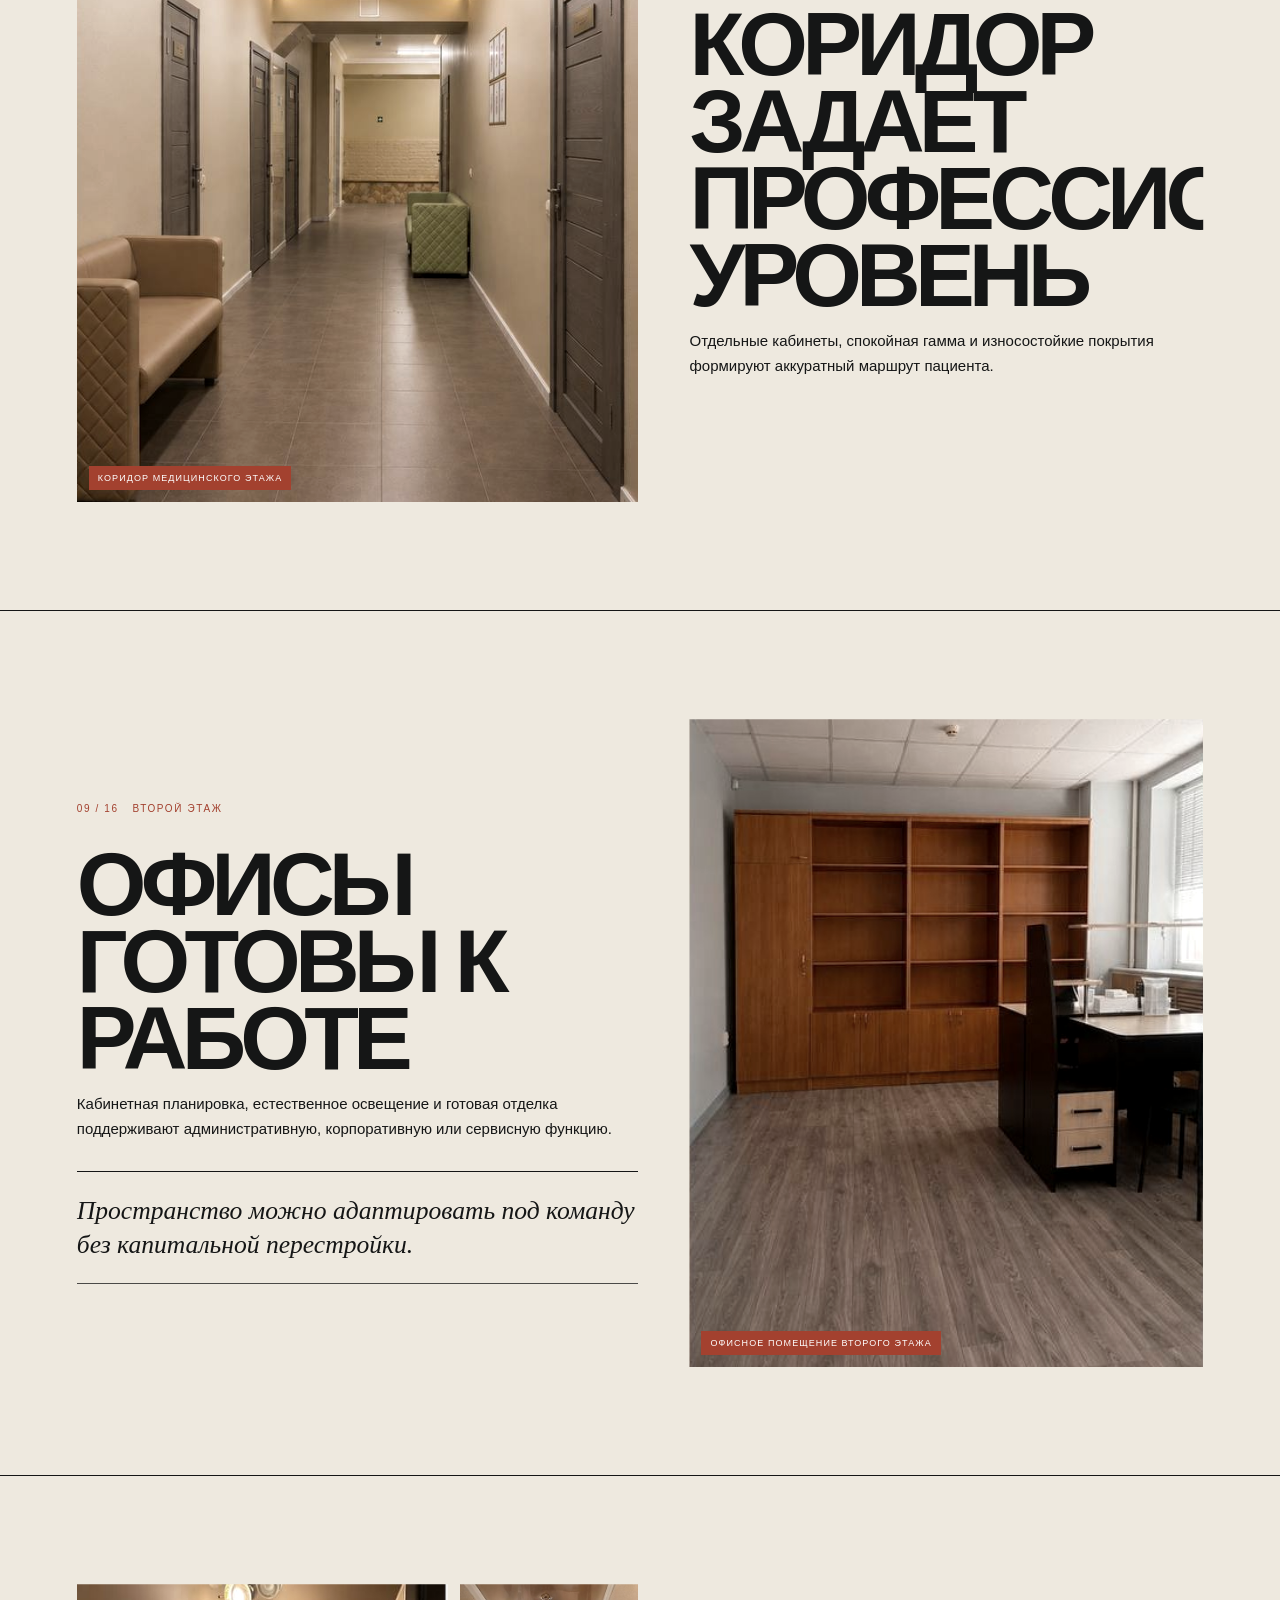
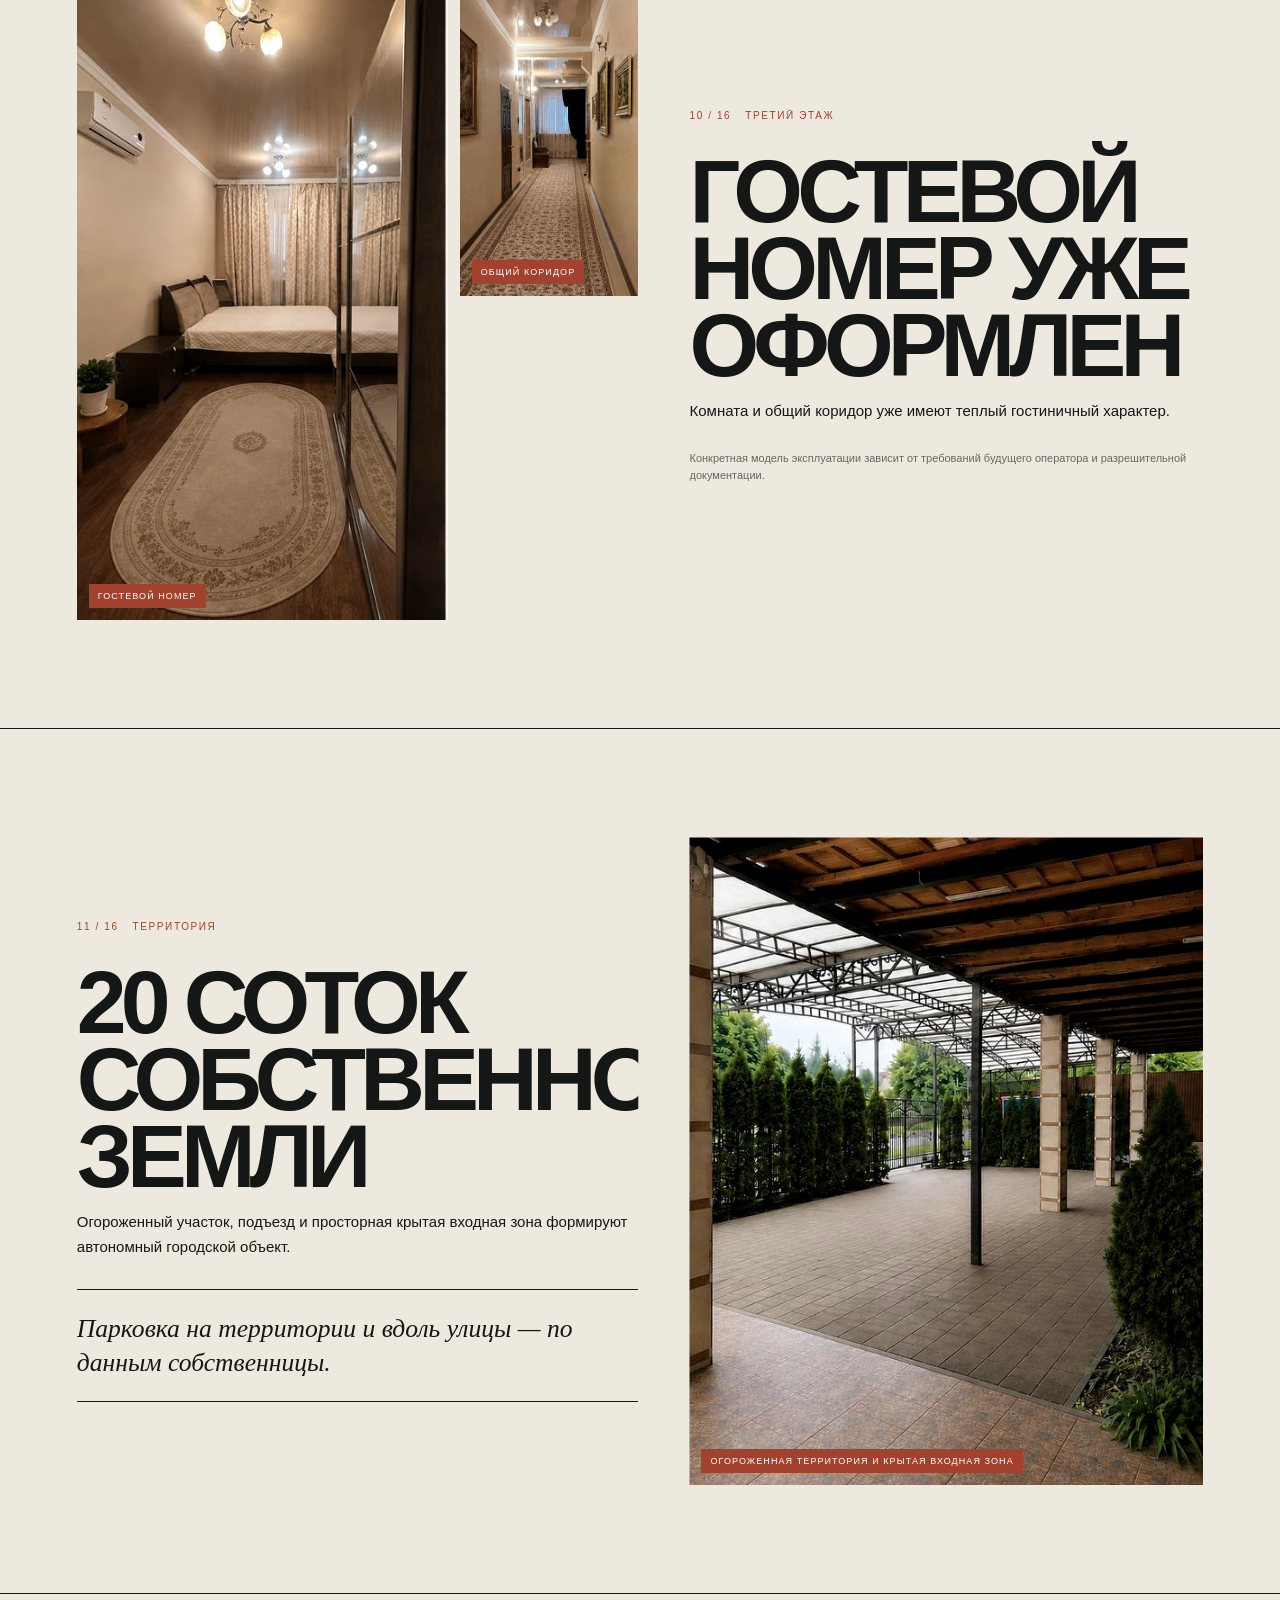
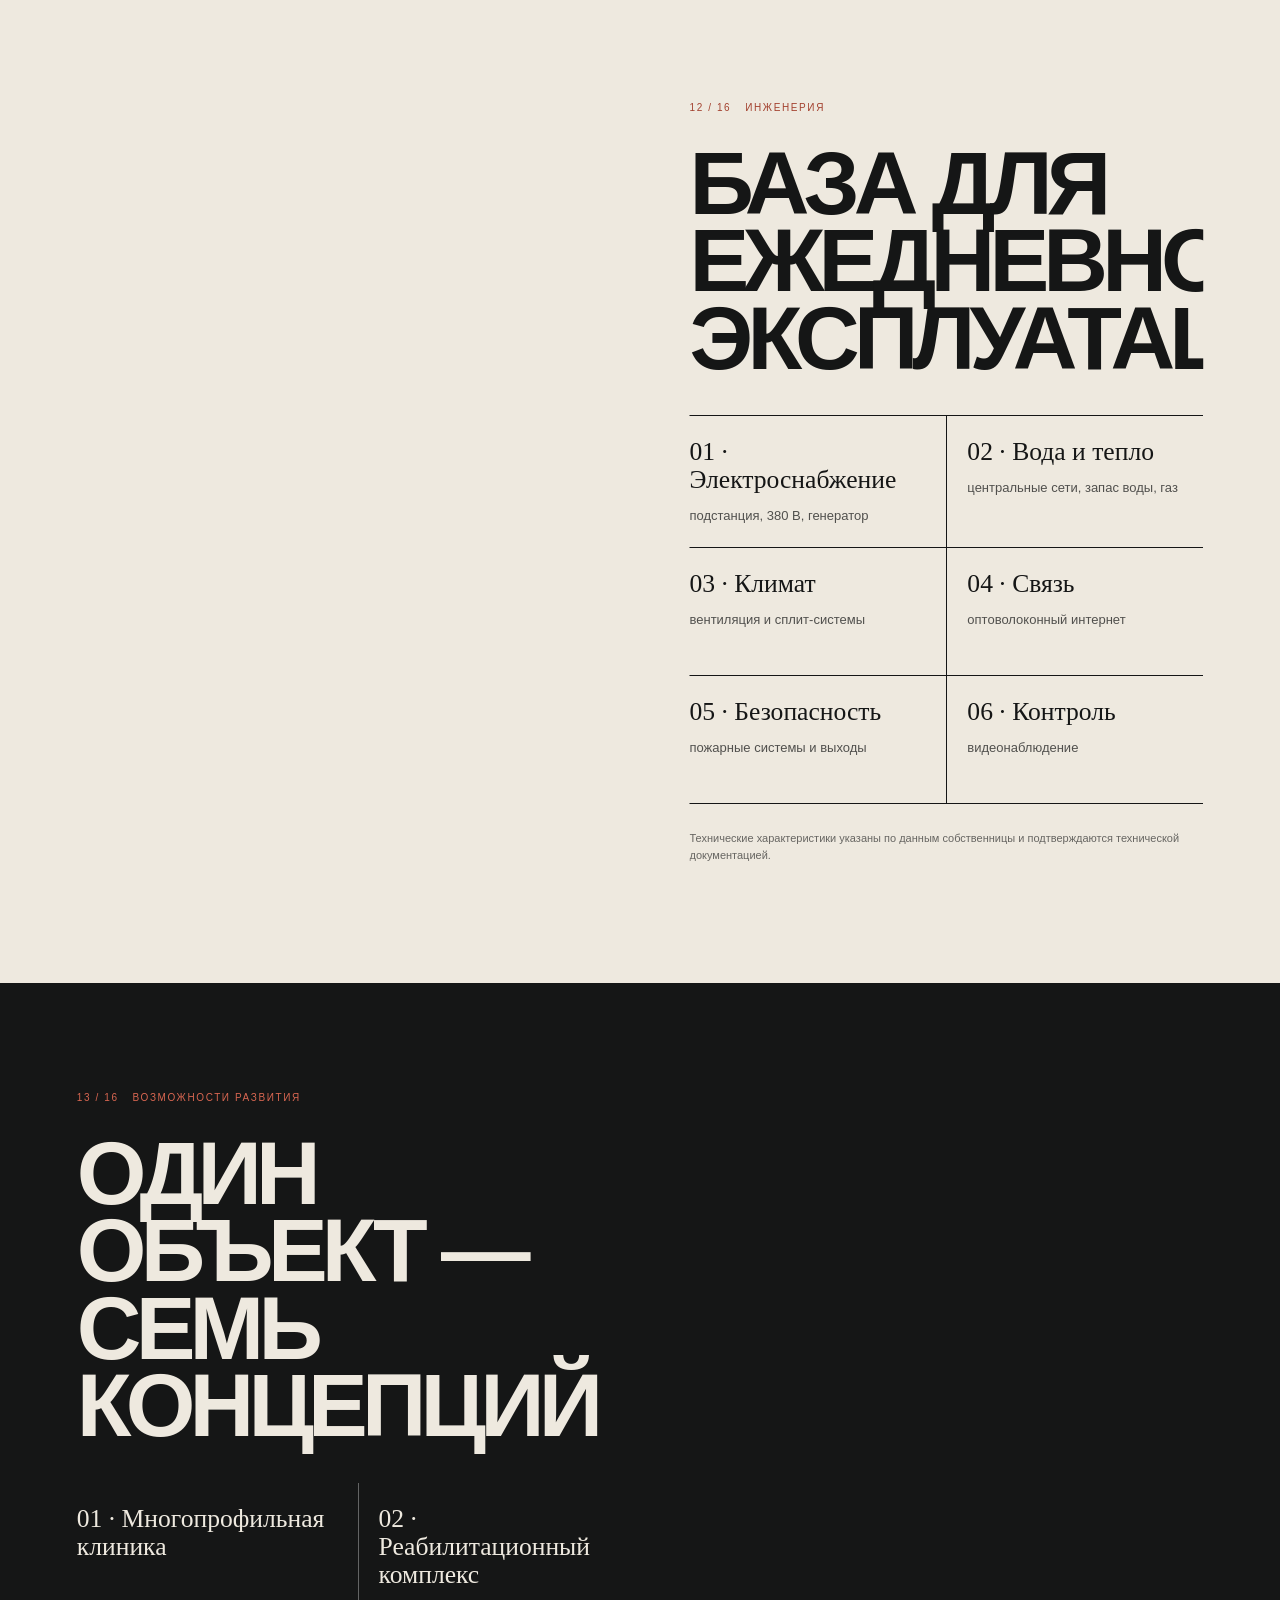
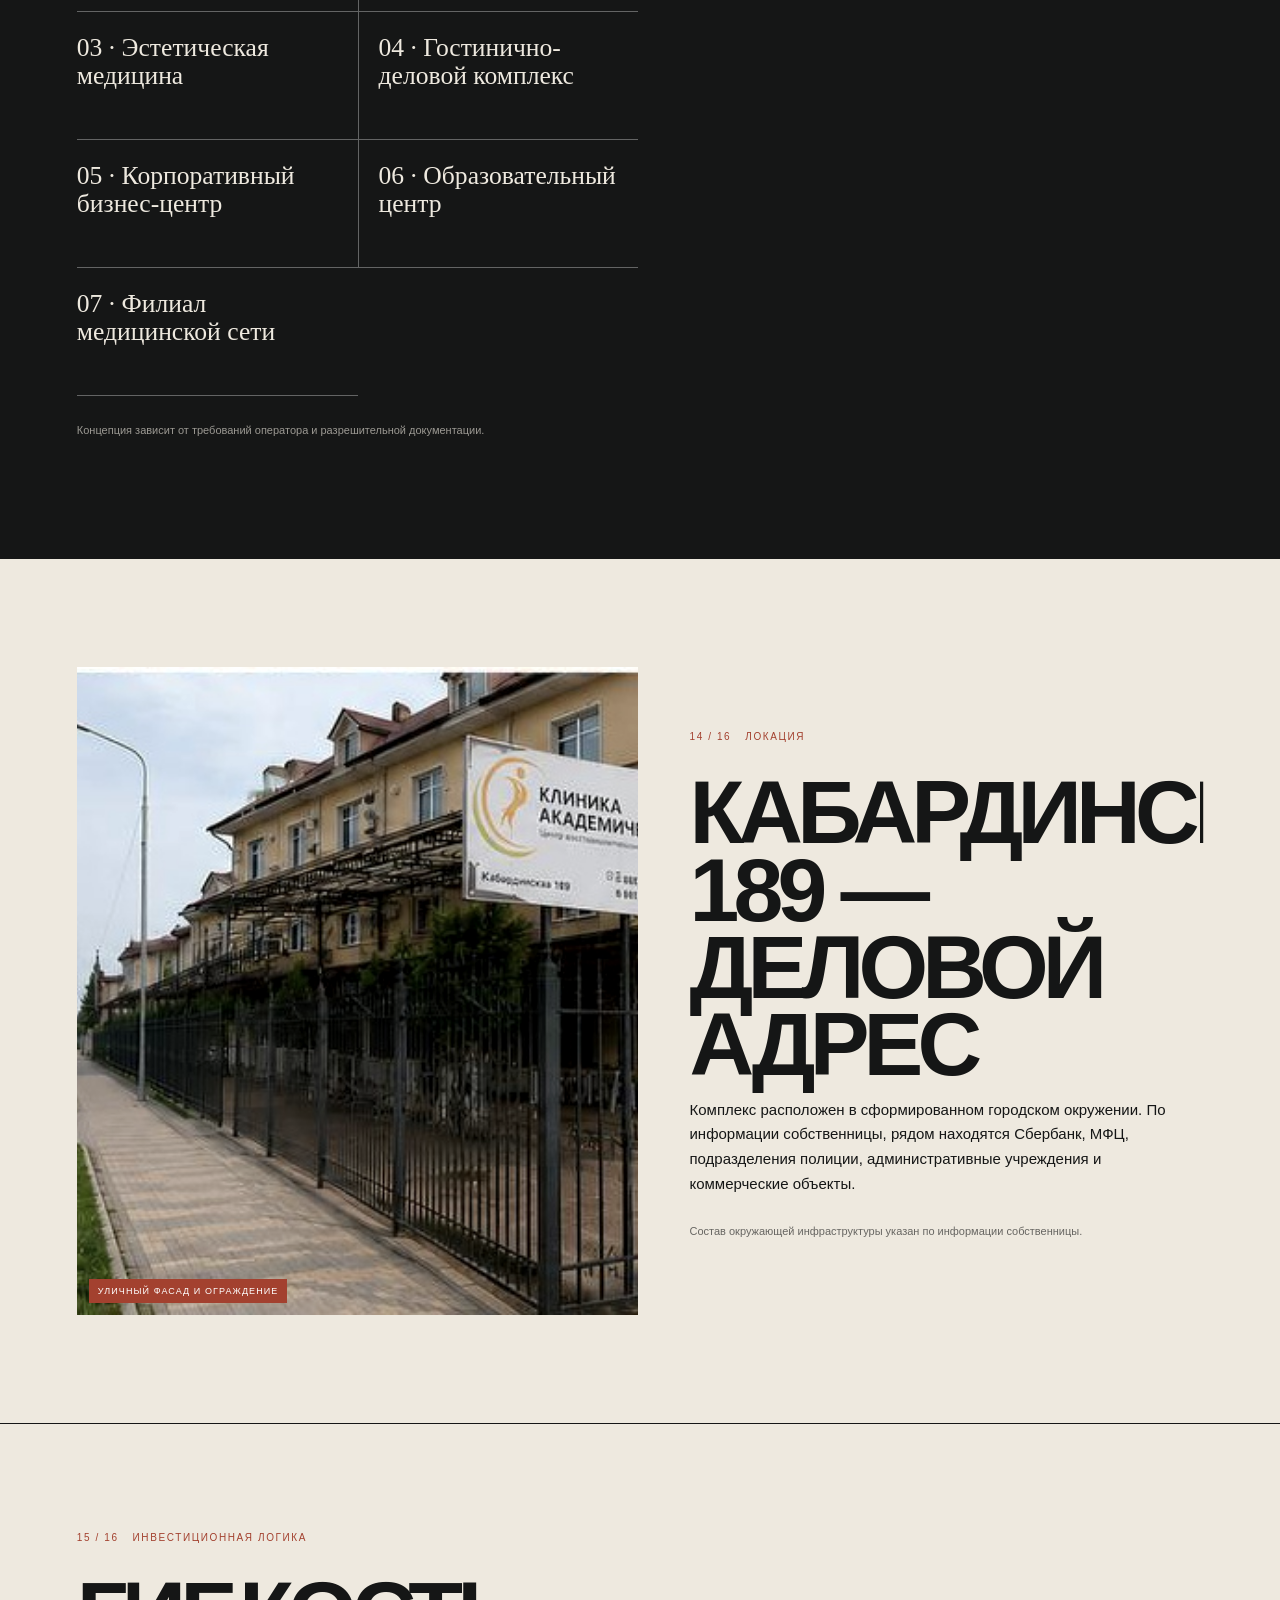
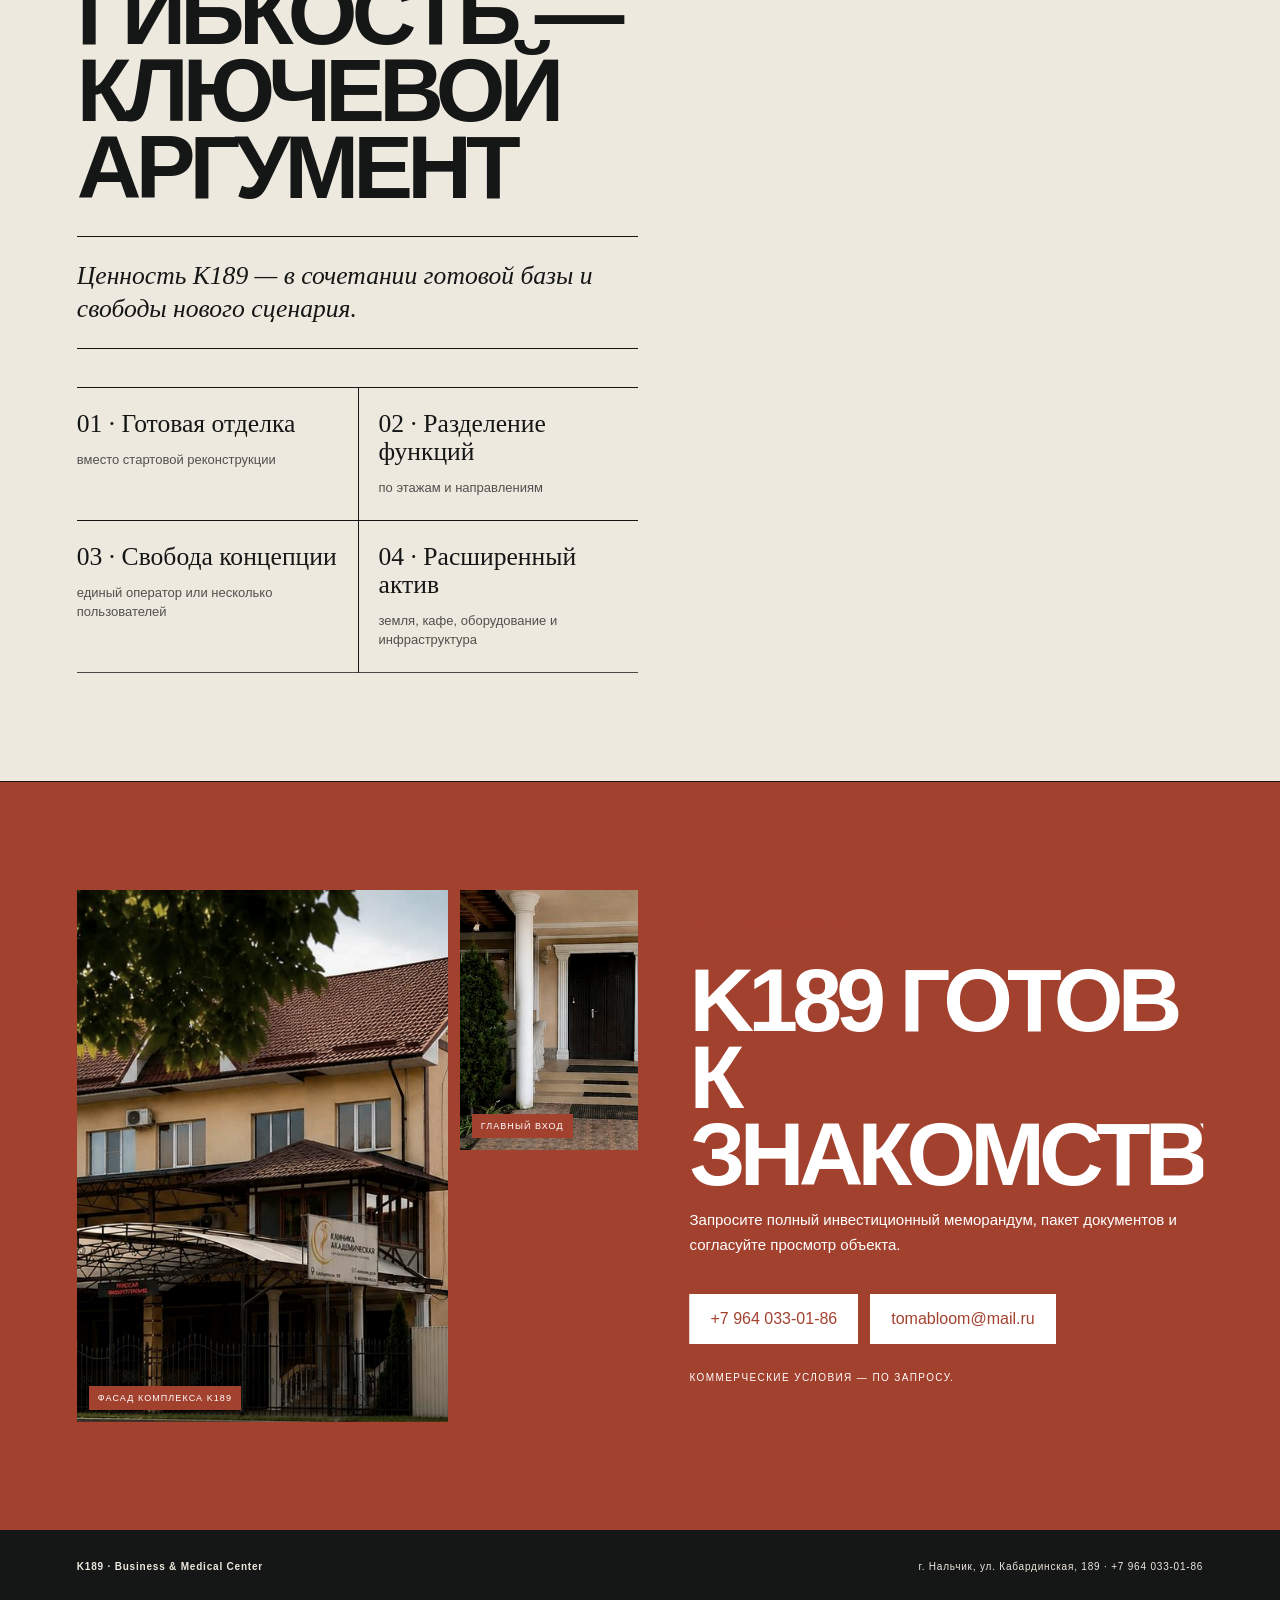
<file: 02-editorial/index.html>
<!doctype html><html lang="ru"><head><meta charset="utf-8"><meta name="viewport" content="width=device-width,initial-scale=1"><meta name="description" content="Многофункциональный коммерческий комплекс — г. Нальчик, ул. Кабардинская, 189"><link rel="stylesheet" href="../site-base.css"><link rel="stylesheet" href="styles.css"><title>K189 Business &amp; Medical Center — N°02 / EDITORIAL</title></head><body data-theme="editorial"><div class="progress"></div><header class="site-header"><a class="site-brand" href="../">K189</a><nav class="site-nav"><a href="#executive-summary">Об объекте</a><a href="#floor-structure">Структура</a><a href="#use-scenarios">Сценарии</a><a href="#contact">Контакты</a></nav><a class="header-cta" href="tel:+79640330186">Запросить материалы</a><button class="menu-button" aria-label="Меню">☰</button></header><main><section class="story story--cover hero" id="cover"><div class="story-copy reveal"><div class="story-meta"><span class="story-index">01 / 16</span><span>Инвестиционная возможность</span></div><h1>K189 Business &amp; Medical Center</h1><p class="story-body">Многофункциональный коммерческий комплекс.</p><div class="metrics"><div class="metric"><strong>1 000 м²</strong><span>комплекс с кафе</span></div><div class="metric"><strong>20 соток</strong><span>собственный участок</span></div><div class="metric"><strong>3 этажа</strong><span>функциональные уровни</span></div></div><p class="hero-footer">г. Нальчик · Российская Федерация</p></div><div class="story-media  reveal"><figure><img src="../assets/facade_wide.jpg" alt="Фасад комплекса K189" loading="eager"><figcaption>Фасад комплекса K189</figcaption></figure></div></section><section class="story story--summary " id="executive-summary"><div class="story-copy reveal"><div class="story-meta"><span class="story-index">02 / 16</span><span>Исполнительное резюме</span></div><h2>Комплекс в одном предложении</h2><p class="story-lead">K189 Business &amp; Medical Center — отдельно стоящий многофункциональный комплекс на Кабардинской, 189.</p><p class="story-body">Медицинская инфраструктура, офисные пространства и гостиничный потенциал объединены в одном объекте. Существующая отделка позволяет сосредоточиться на адаптации проекта, а не на создании базы с нуля.</p><p class="story-note">Площадь указана в округленном маркетинговом формате и включает кафе.</p></div><div class="story-media  reveal"><figure><img src="../assets/facade_sign.jpg" alt="Фасад и существующая вывеска объекта" loading="eager"><figcaption>Фасад и существующая вывеска объекта</figcaption></figure></div></section><section class="story story--offer " id="offer-composition"><div class="story-copy reveal"><div class="story-meta"><span class="story-index">03 / 16</span><span>Состав предложения</span></div><h2>Что получает покупатель</h2><p class="story-lead">Единый имущественный комплекс для нового оператора или инвестора.</p><div class="item-grid"><article class="item"><b>01 · Трехэтажный корпус</b><p>около 1 000 м² вместе с кафе</p></article><article class="item"><b>02 · Собственная земля</b><p>20 соток огороженной территории</p></article><article class="item"><b>03 · Оснащение</b><p>кафе, медицинское оборудование и инженерная база</p></article></div><p class="story-note">Кафе, оборудование и технические характеристики указаны по данным собственницы; состав закрепляется документами сделки.</p></div><div class="story-media  reveal"><figure><img src="../assets/covered_yard.jpg" alt="Огороженная территория и крытая входная зона" loading="lazy"><figcaption>Огороженная территория и крытая входная зона</figcaption></figure></div></section><section class="story story--feature " id="ready-base"><div class="story-copy reveal"><div class="story-meta"><span class="story-index">04 / 16</span><span>Ключевое отличие</span></div><h2>Не коробка, а готовая база</h2><p class="story-body">Ухоженные интерьеры, функциональное зонирование и профильная инфраструктура сокращают путь от покупки к запуску проекта.</p><div class="story-callout">Покупатель приобретает подготовленную основу для бизнеса.</div></div><div class="story-media  reveal"><figure><img src="../assets/waiting_area.jpg" alt="Зона ожидания" loading="lazy"><figcaption>Зона ожидания</figcaption></figure></div></section><section class="story story--feature " id="interior-quality"><div class="story-copy reveal"><div class="story-meta"><span class="story-index">05 / 16</span><span>Архитектура и качество</span></div><h2>Интерьер не требует старта с нуля</h2><p class="story-body">Спокойная нейтральная отделка коммерческого уровня подходит для большинства сценариев и может заметно сократить объем первичных работ.</p><div class="story-callout">Готовый коммерческий комплекс без необходимости начинать с капитального ремонта.</div></div><div class="story-media  reveal"><figure><img src="../assets/lobby_main.jpg" alt="Интерьер входной группы" loading="lazy"><figcaption>Интерьер входной группы</figcaption></figure></div></section><section class="story story--structure " id="floor-structure"><div class="story-copy reveal"><div class="story-meta"><span class="story-index">06 / 16</span><span>Функциональная структура</span></div><h2>Три этажа — три роли</h2><div class="item-grid"><article class="item"><b>01 · 1 этаж</b><p>клиника и восстановительная медицина</p></article><article class="item"><b>02 · 2 этаж</b><p>офисы и управление</p></article><article class="item"><b>03 · 3 этаж</b><p>гостевой / гостиничный формат</p></article><article class="item"><b>04 · На территории</b><p>кафе около 125 м²</p></article></div><p class="story-note">Площадь кафе указана по данным собственницы.</p></div><div class="story-media  reveal"><figure><img src="../assets/stairs_1.jpg" alt="Лестница между этажами" loading="lazy"><figcaption>Лестница между этажами</figcaption></figure></div></section><section class="story story--gallery-feature " id="physiotherapy"><div class="story-copy reveal"><div class="story-meta"><span class="story-index">07 / 16</span><span>Первый этаж</span></div><h2>Физиотерапия — ключевой медицинский актив</h2><p class="story-body">Зал с реабилитационным оборудованием занимает центральное место в медицинской функции объекта.</p><p class="story-note">Оборудование входит в предложение по данным собственницы; состав подтверждается перечнем имущества.</p></div><div class="story-media gallery reveal"><figure><img src="../assets/physiotherapy_hero.jpg" alt="Зал физиотерапии и реабилитации" loading="lazy"><figcaption>Зал физиотерапии</figcaption></figure><figure><img src="../assets/patient_room.jpg" alt="Палата" loading="lazy"><figcaption>Палата</figcaption></figure><figure><img src="../assets/doctor_office.jpg" alt="Кабинет врача" loading="lazy"><figcaption>Кабинет врача</figcaption></figure></div></section><section class="story story--photo-feature " id="clinic-corridor"><div class="story-copy reveal"><div class="story-meta"><span class="story-index">08 / 16</span><span>Среда клиники</span></div><h2>Коридор задает профессиональный уровень</h2><p class="story-body">Отдельные кабинеты, спокойная гамма и износостойкие покрытия формируют аккуратный маршрут пациента.</p></div><div class="story-media  reveal"><figure><img src="../assets/clinic_corridor_2.jpg" alt="Коридор медицинского этажа" loading="lazy"><figcaption>Коридор медицинского этажа</figcaption></figure></div></section><section class="story story--feature " id="offices"><div class="story-copy reveal"><div class="story-meta"><span class="story-index">09 / 16</span><span>Второй этаж</span></div><h2>Офисы готовы к работе</h2><p class="story-body">Кабинетная планировка, естественное освещение и готовая отделка поддерживают административную, корпоративную или сервисную функцию.</p><div class="story-callout">Пространство можно адаптировать под команду без капитальной перестройки.</div></div><div class="story-media  reveal"><figure><img src="../assets/office_storage.jpg" alt="Офисное помещение второго этажа" loading="lazy"><figcaption>Офисное помещение второго этажа</figcaption></figure></div></section><section class="story story--gallery-feature " id="guest-floor"><div class="story-copy reveal"><div class="story-meta"><span class="story-index">10 / 16</span><span>Третий этаж</span></div><h2>Гостевой номер уже оформлен</h2><p class="story-body">Комната и общий коридор уже имеют теплый гостиничный характер.</p><p class="story-note">Конкретная модель эксплуатации зависит от требований будущего оператора и разрешительной документации.</p></div><div class="story-media gallery reveal"><figure><img src="../assets/hotel_room.jpg" alt="Гостевой номер третьего этажа" loading="lazy"><figcaption>Гостевой номер</figcaption></figure><figure><img src="../assets/hotel_corridor_1.jpg" alt="Коридор гостевого этажа" loading="lazy"><figcaption>Общий коридор</figcaption></figure></div></section><section class="story story--photo-feature " id="territory"><div class="story-copy reveal"><div class="story-meta"><span class="story-index">11 / 16</span><span>Территория</span></div><h2>20 соток собственной земли</h2><p class="story-body">Огороженный участок, подъезд и просторная крытая входная зона формируют автономный городской объект.</p><div class="story-callout">Парковка на территории и вдоль улицы — по данным собственницы.</div></div><div class="story-media  reveal"><figure><img src="../assets/covered_yard.jpg" alt="Огороженная территория и крытая входная зона" loading="lazy"><figcaption>Огороженная территория и крытая входная зона</figcaption></figure></div></section><section class="story story--technical-list " id="engineering"><div class="story-copy reveal"><div class="story-meta"><span class="story-index">12 / 16</span><span>Инженерия</span></div><h2>База для ежедневной эксплуатации</h2><div class="item-grid"><article class="item"><b>01 · Электроснабжение</b><p>подстанция, 380 В, генератор</p></article><article class="item"><b>02 · Вода и тепло</b><p>центральные сети, запас воды, газ</p></article><article class="item"><b>03 · Климат</b><p>вентиляция и сплит-системы</p></article><article class="item"><b>04 · Связь</b><p>оптоволоконный интернет</p></article><article class="item"><b>05 · Безопасность</b><p>пожарные системы и выходы</p></article><article class="item"><b>06 · Контроль</b><p>видеонаблюдение</p></article></div><p class="story-note">Технические характеристики указаны по данным собственницы и подтверждаются технической документацией.</p></div></section><section class="story story--scenario-list " id="use-scenarios"><div class="story-copy reveal"><div class="story-meta"><span class="story-index">13 / 16</span><span>Возможности развития</span></div><h2>Один объект — семь концепций</h2><div class="item-grid"><article class="item"><b>01 · Многопрофильная клиника</b></article><article class="item"><b>02 · Реабилитационный комплекс</b></article><article class="item"><b>03 · Эстетическая медицина</b></article><article class="item"><b>04 · Гостинично-деловой комплекс</b></article><article class="item"><b>05 · Корпоративный бизнес-центр</b></article><article class="item"><b>06 · Образовательный центр</b></article><article class="item"><b>07 · Филиал медицинской сети</b></article></div><p class="story-note">Концепция зависит от требований оператора и разрешительной документации.</p></div></section><section class="story story--location " id="location"><div class="story-copy reveal"><div class="story-meta"><span class="story-index">14 / 16</span><span>Локация</span></div><h2>Кабардинская, 189 — деловой адрес</h2><p class="story-body">Комплекс расположен в сформированном городском окружении. По информации собственницы, рядом находятся Сбербанк, МФЦ, подразделения полиции, административные учреждения и коммерческие объекты.</p><p class="story-note">Состав окружающей инфраструктуры указан по информации собственницы.</p></div><div class="story-media  reveal"><figure><img src="../assets/street_front.jpg" alt="Уличный фасад и ограждение" loading="lazy"><figcaption>Уличный фасад и ограждение</figcaption></figure></div></section><section class="story story--value-list " id="investment-logic"><div class="story-copy reveal"><div class="story-meta"><span class="story-index">15 / 16</span><span>Инвестиционная логика</span></div><h2>Гибкость — ключевой аргумент</h2><div class="story-callout">Ценность K189 — в сочетании готовой базы и свободы нового сценария.</div><div class="item-grid"><article class="item"><b>01 · Готовая отделка</b><p>вместо стартовой реконструкции</p></article><article class="item"><b>02 · Разделение функций</b><p>по этажам и направлениям</p></article><article class="item"><b>03 · Свобода концепции</b><p>единый оператор или несколько пользователей</p></article><article class="item"><b>04 · Расширенный актив</b><p>земля, кафе, оборудование и инфраструктура</p></article></div></div></section><section class="story story--contact " id="contact"><div class="story-copy reveal"><div class="story-meta"><span class="story-index">16 / 16</span><span>Следующий шаг</span></div><h2>K189 готов к знакомству</h2><p class="story-body">Запросите полный инвестиционный меморандум, пакет документов и согласуйте просмотр объекта.</p><div class="contact-links"><a href="tel:+79640330186">+7 964 033-01-86</a><a href="mailto:tomabloom@mail.ru">tomabloom@mail.ru</a></div><p class="hero-footer">Коммерческие условия — по запросу.</p></div><div class="story-media gallery reveal"><figure><img src="../assets/facade_wide.jpg" alt="Фасад комплекса K189" loading="lazy"><figcaption>Фасад комплекса K189</figcaption></figure><figure><img src="../assets/main_entrance.jpg" alt="Главный вход" loading="lazy"><figcaption>Главный вход</figcaption></figure></div></section></main><footer class="site-footer"><b>K189 · Business &amp; Medical Center</b><span>г. Нальчик, ул. Кабардинская, 189 · +7 964 033-01-86</span></footer><div class="lightbox"><button aria-label="Закрыть">×</button><img alt=""></div><script src="../site-runtime.js"></script></body></html>
</file>
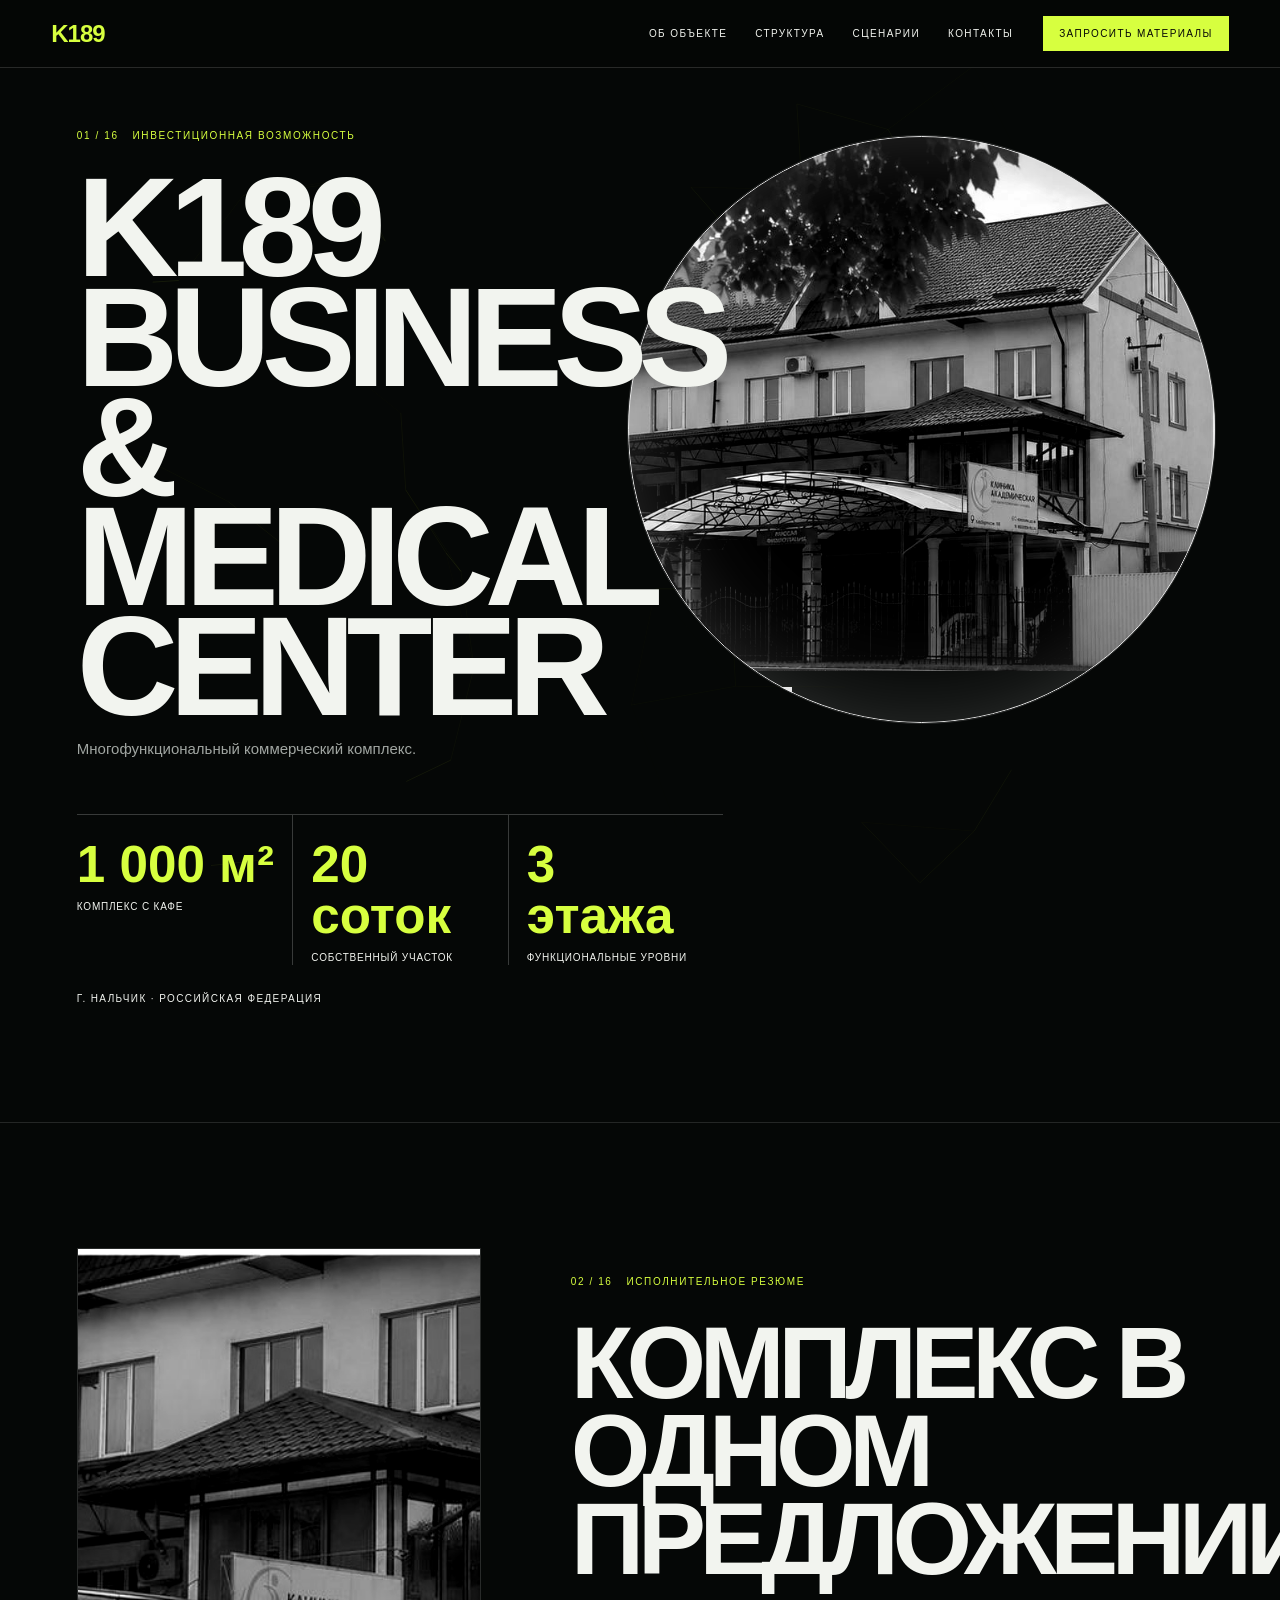
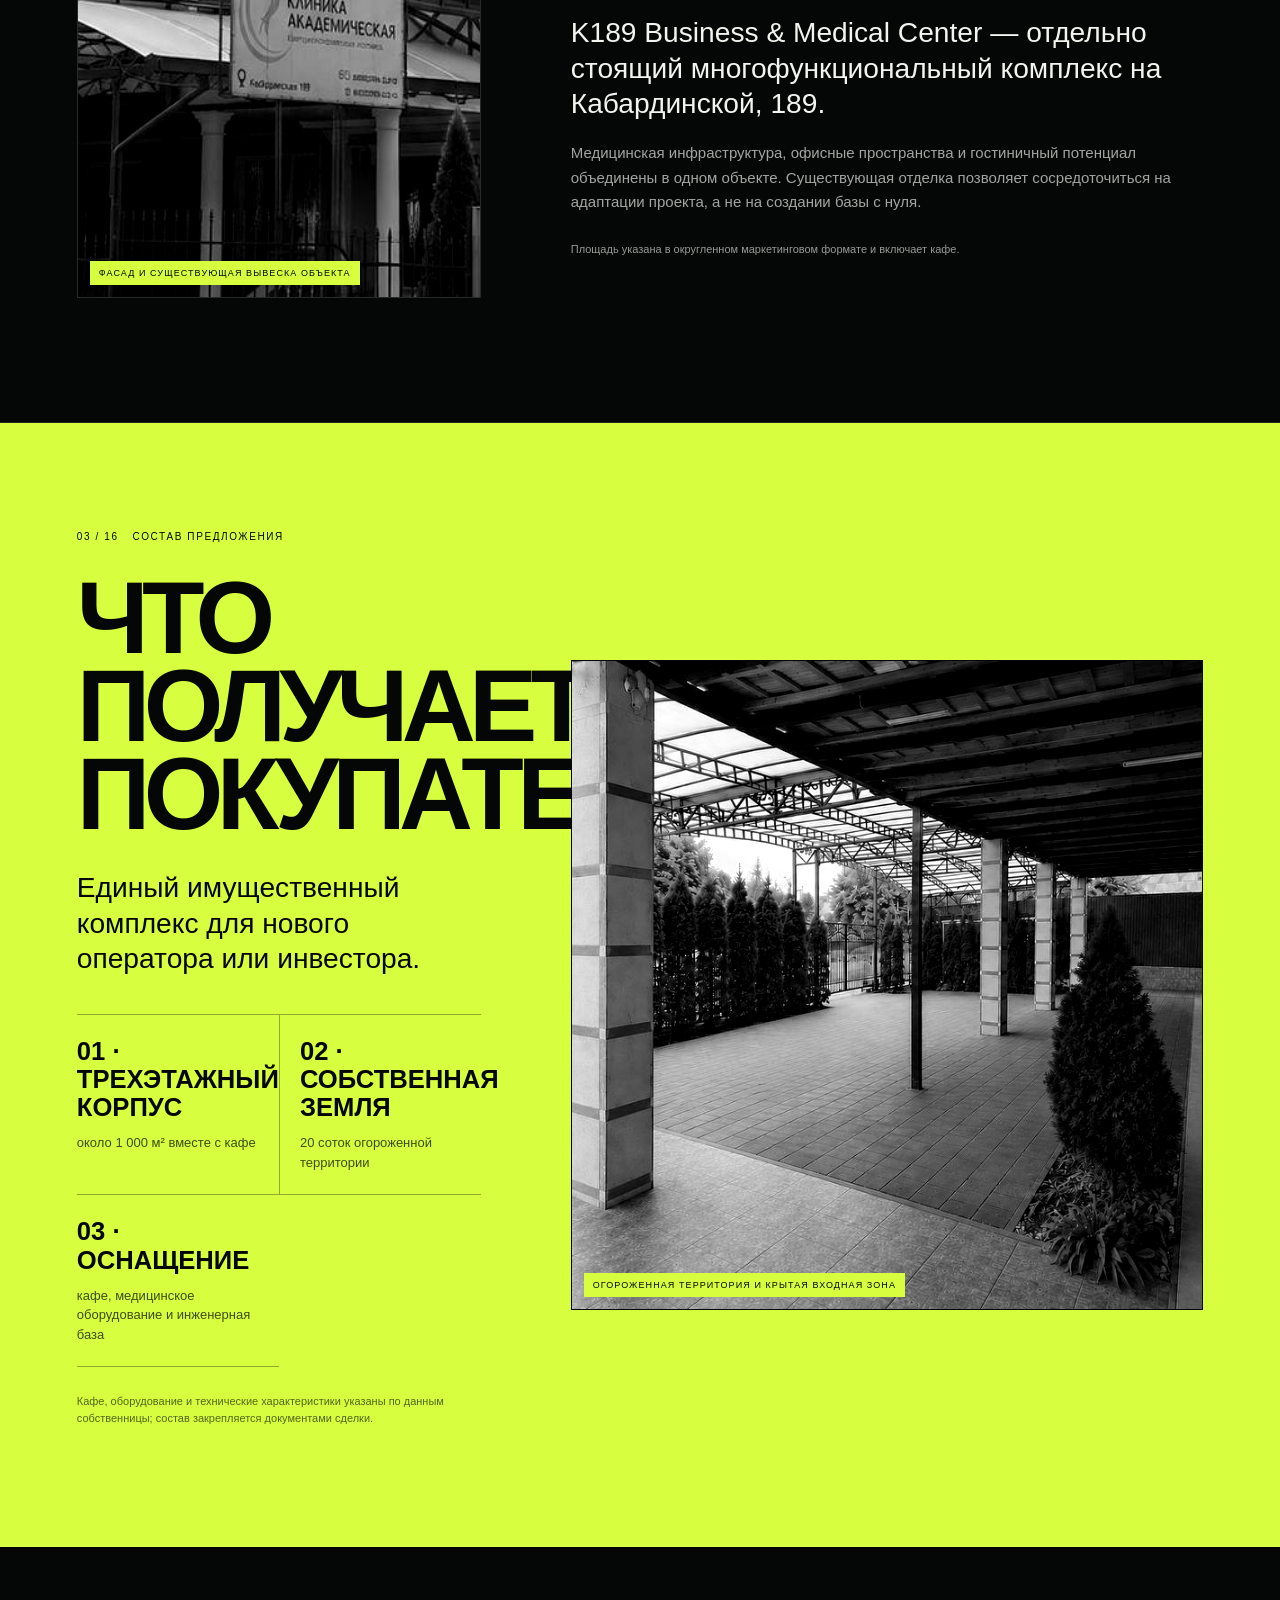
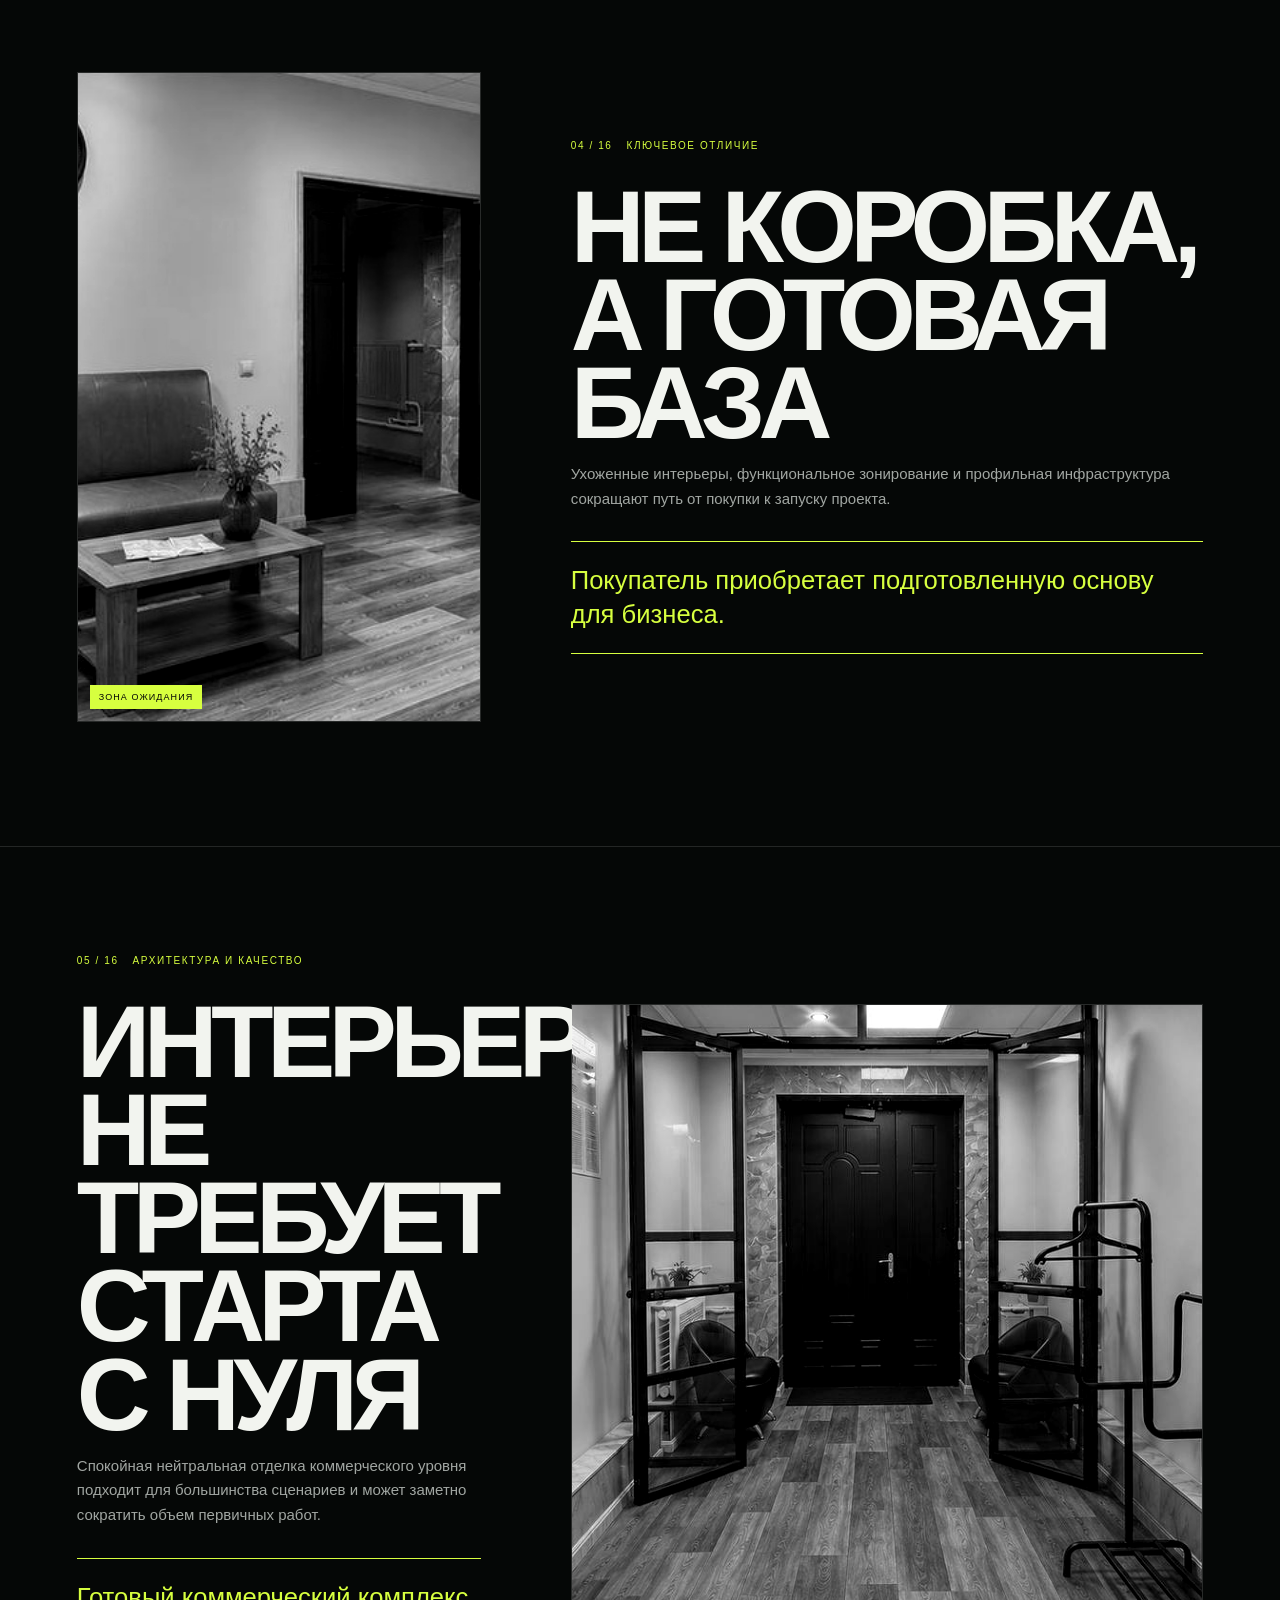
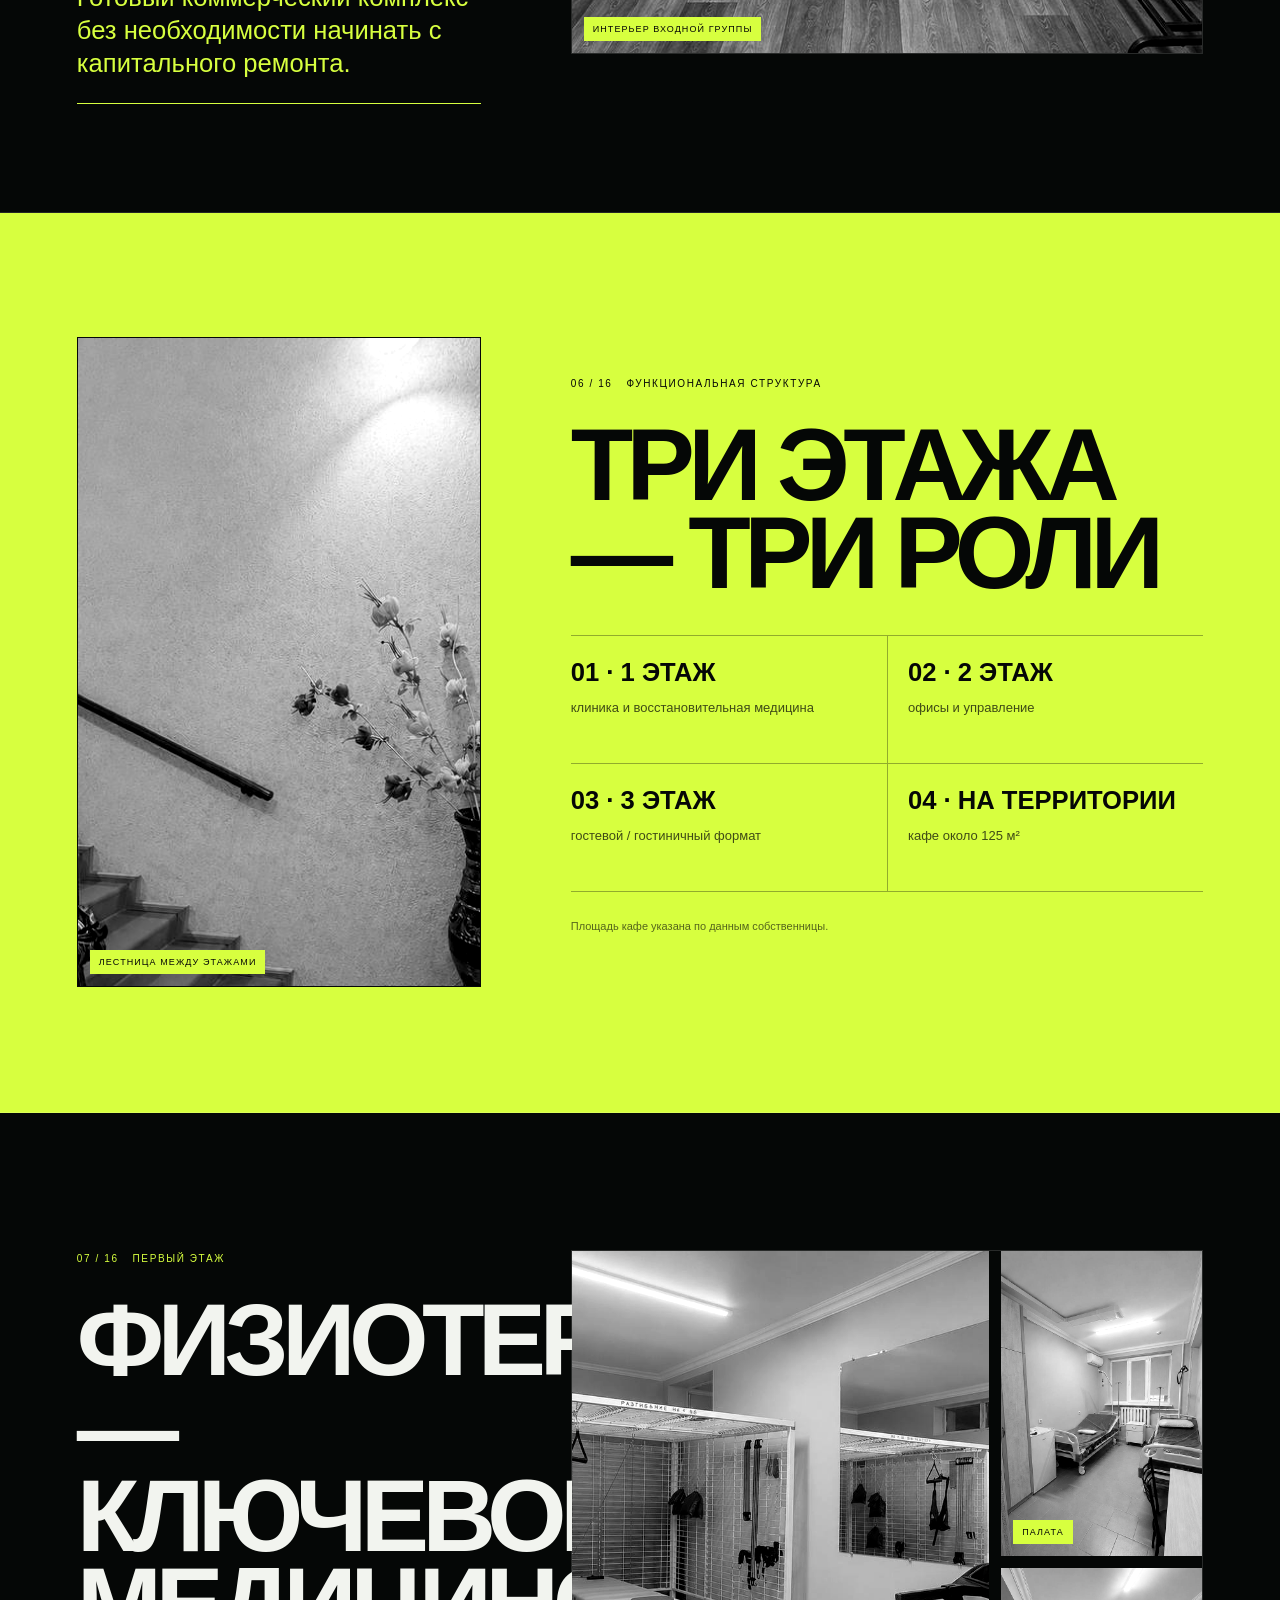
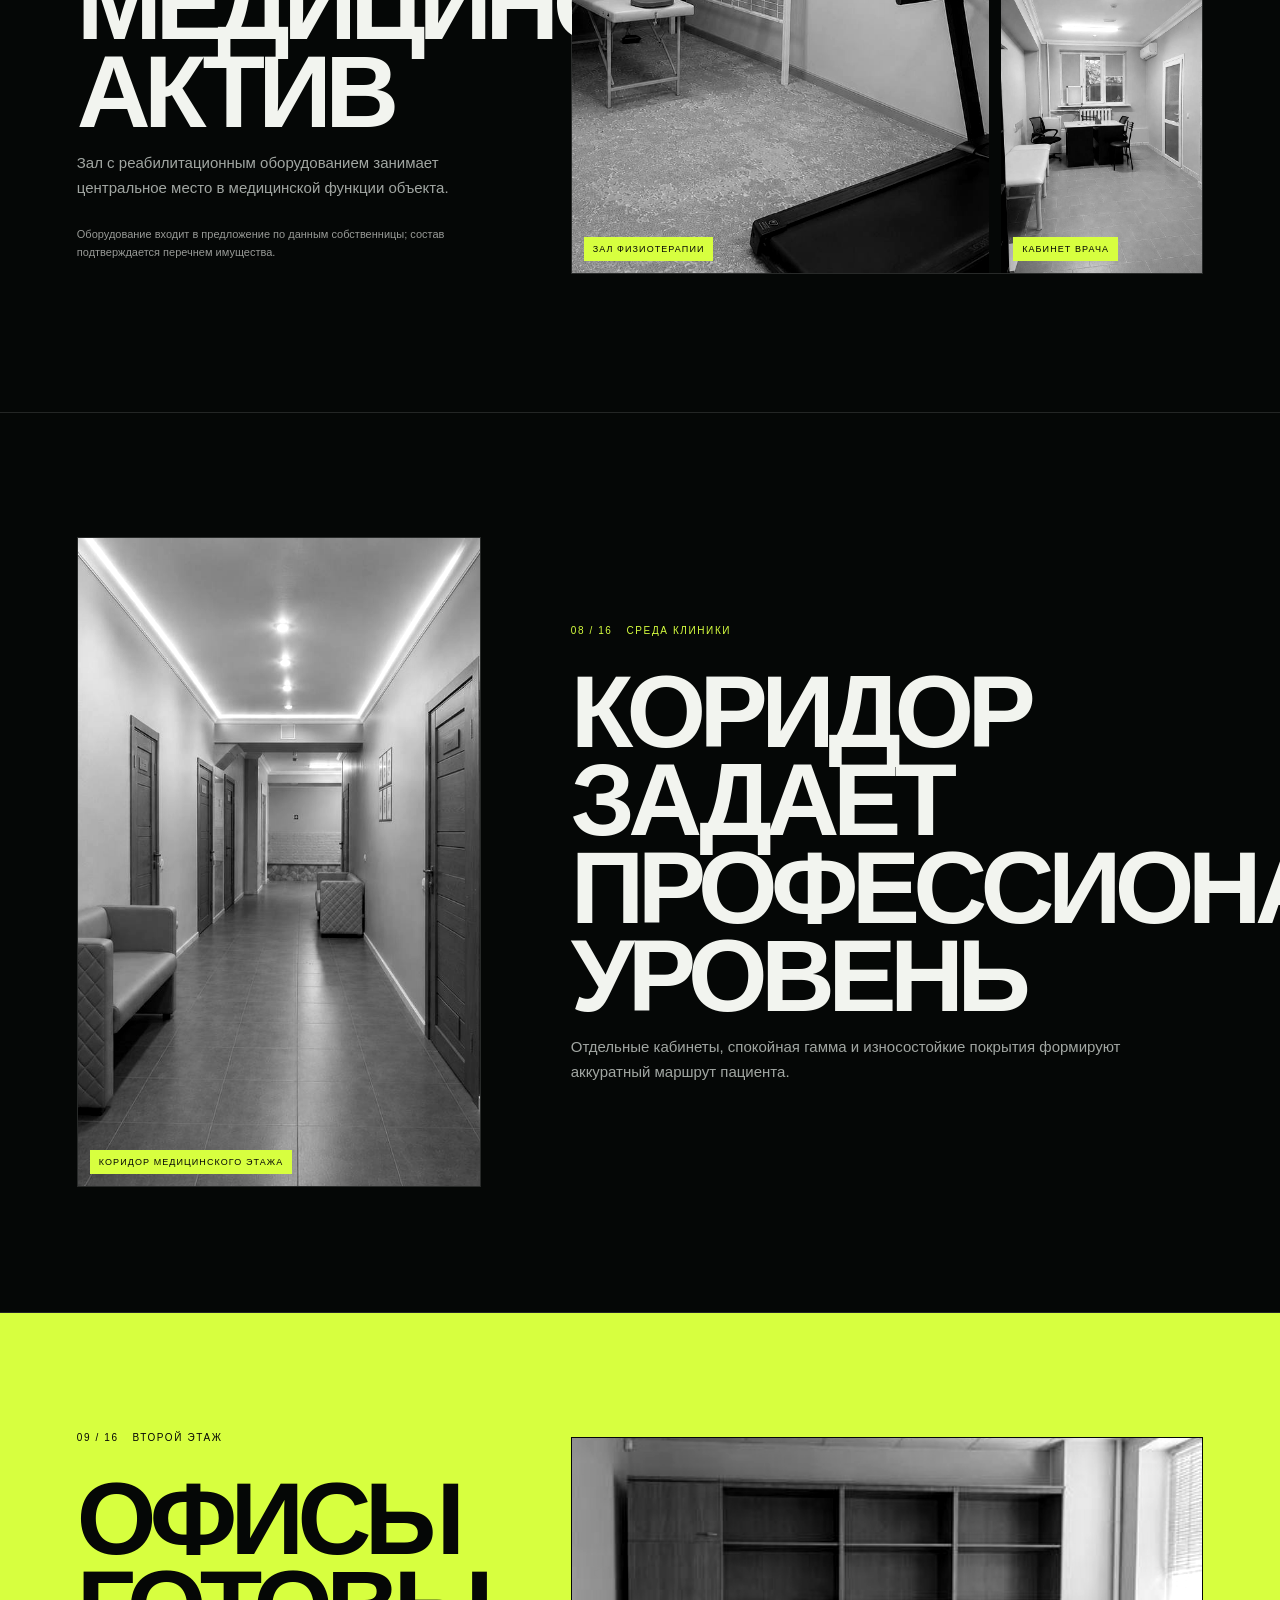
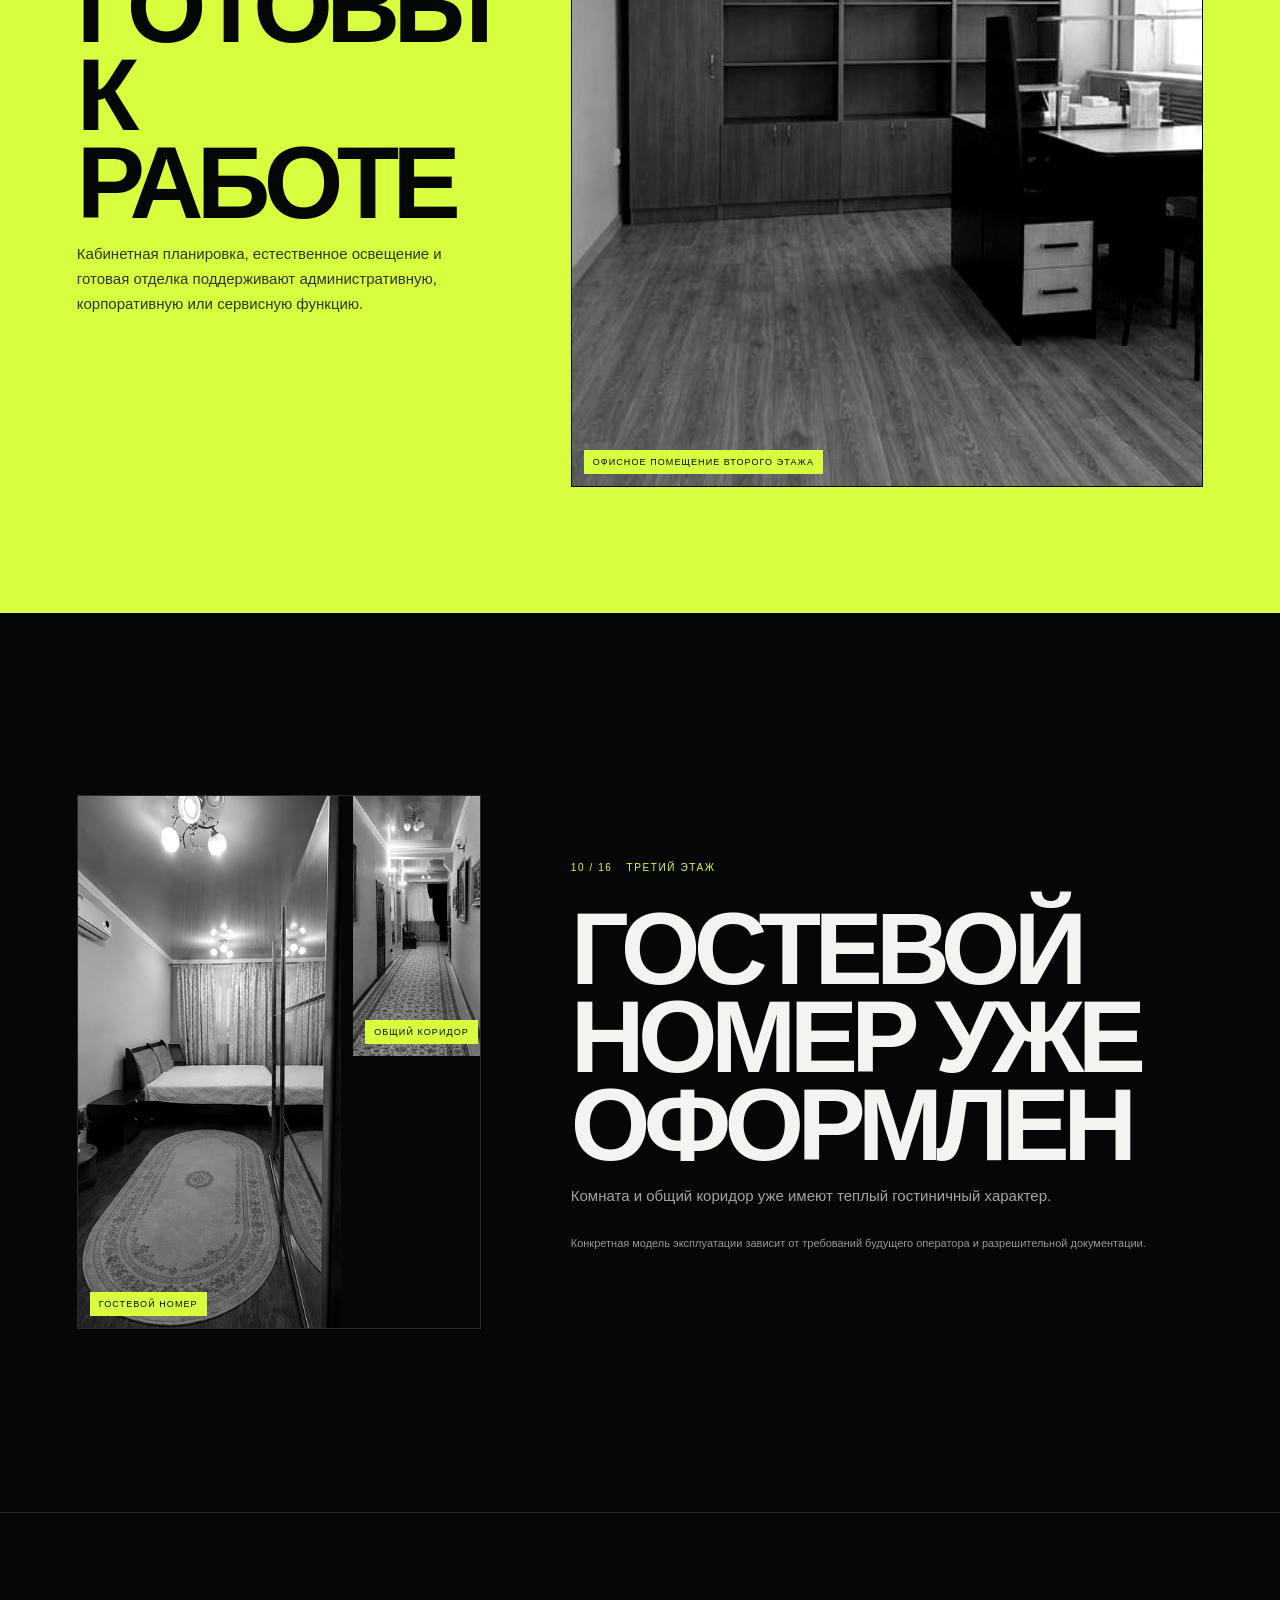
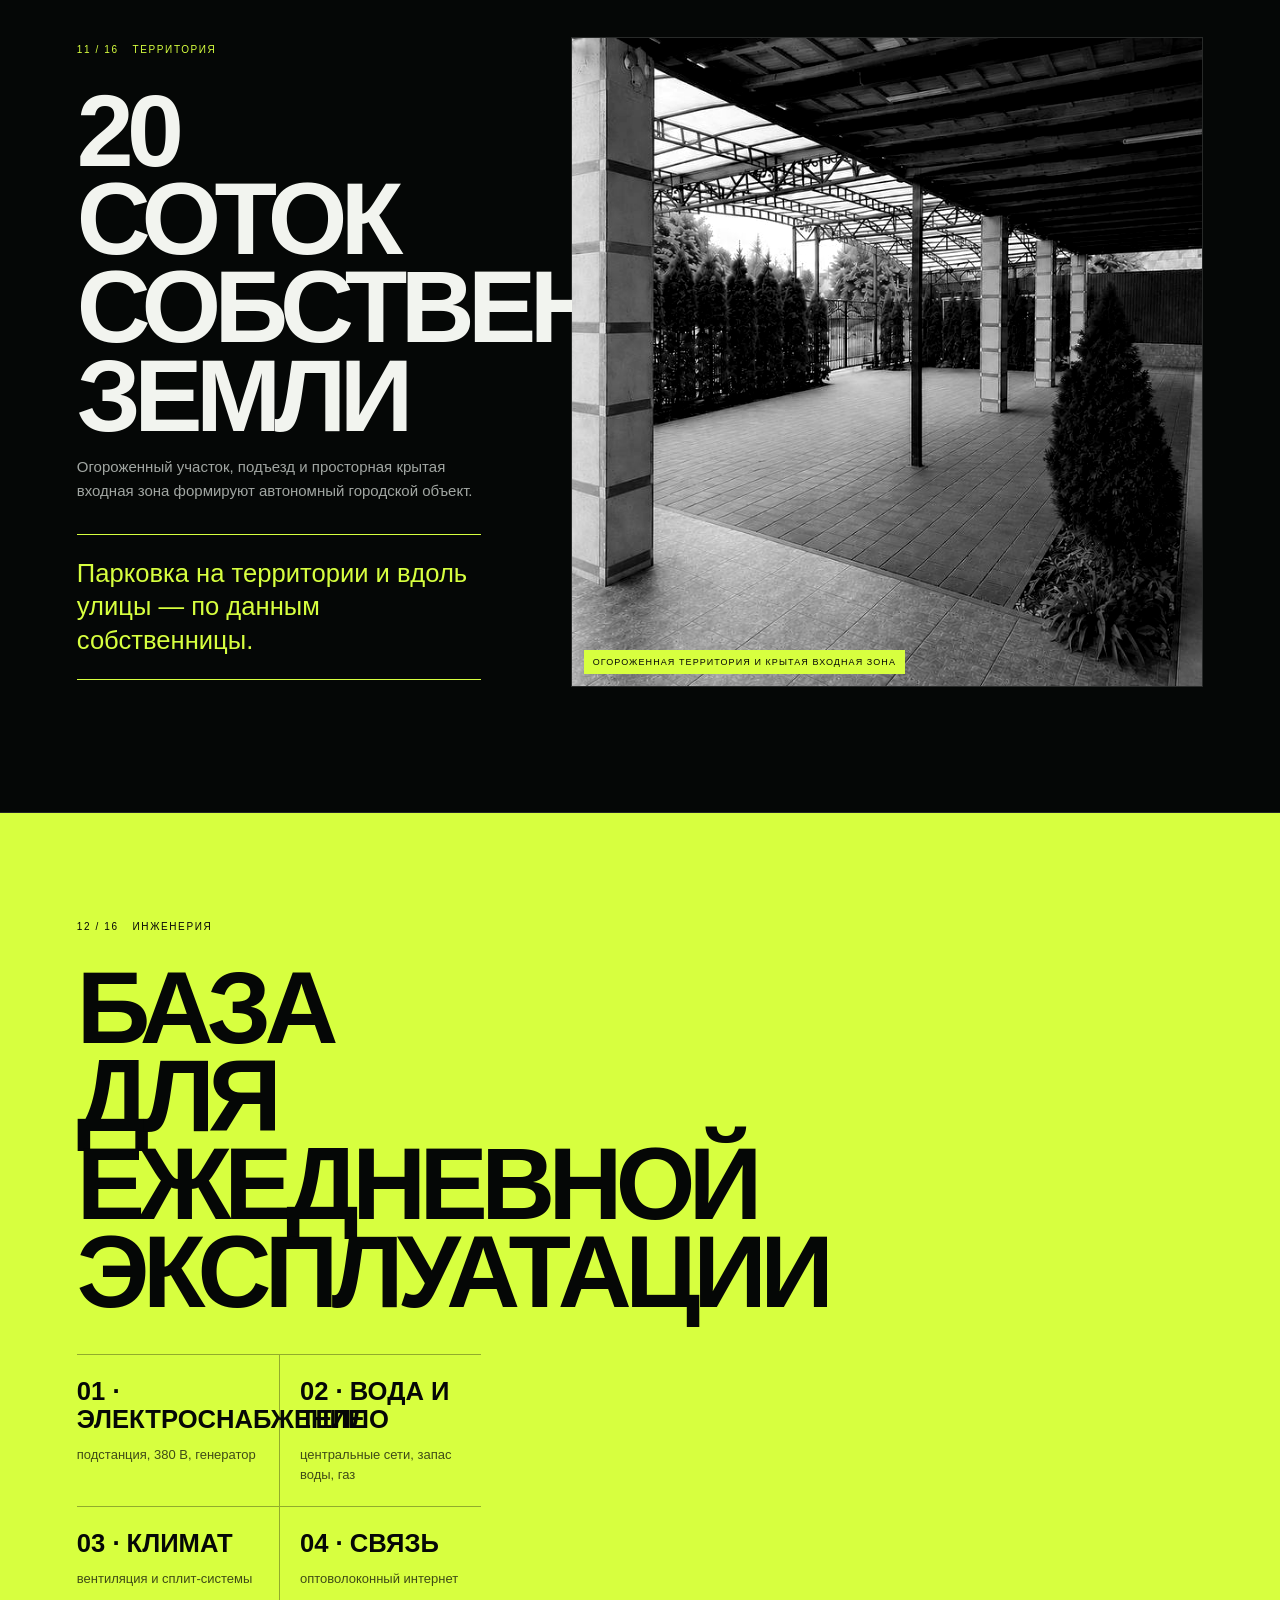
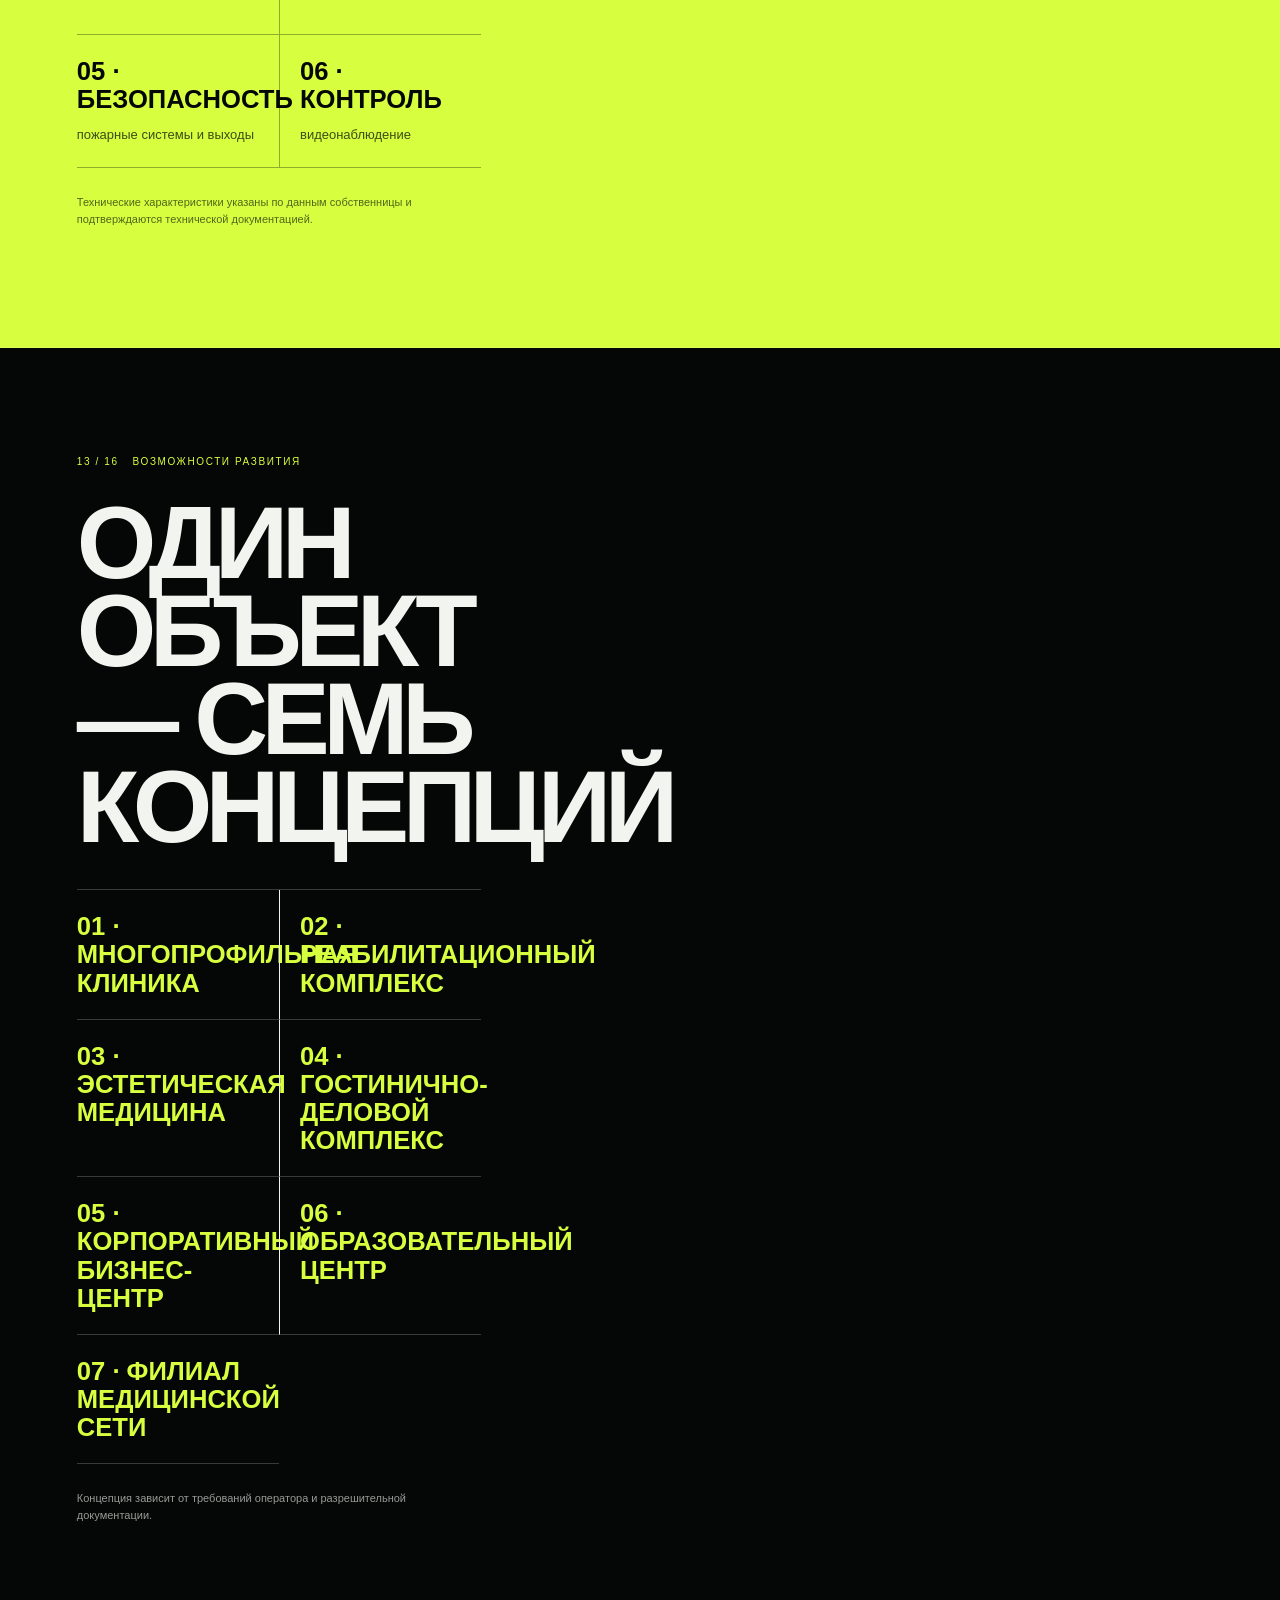
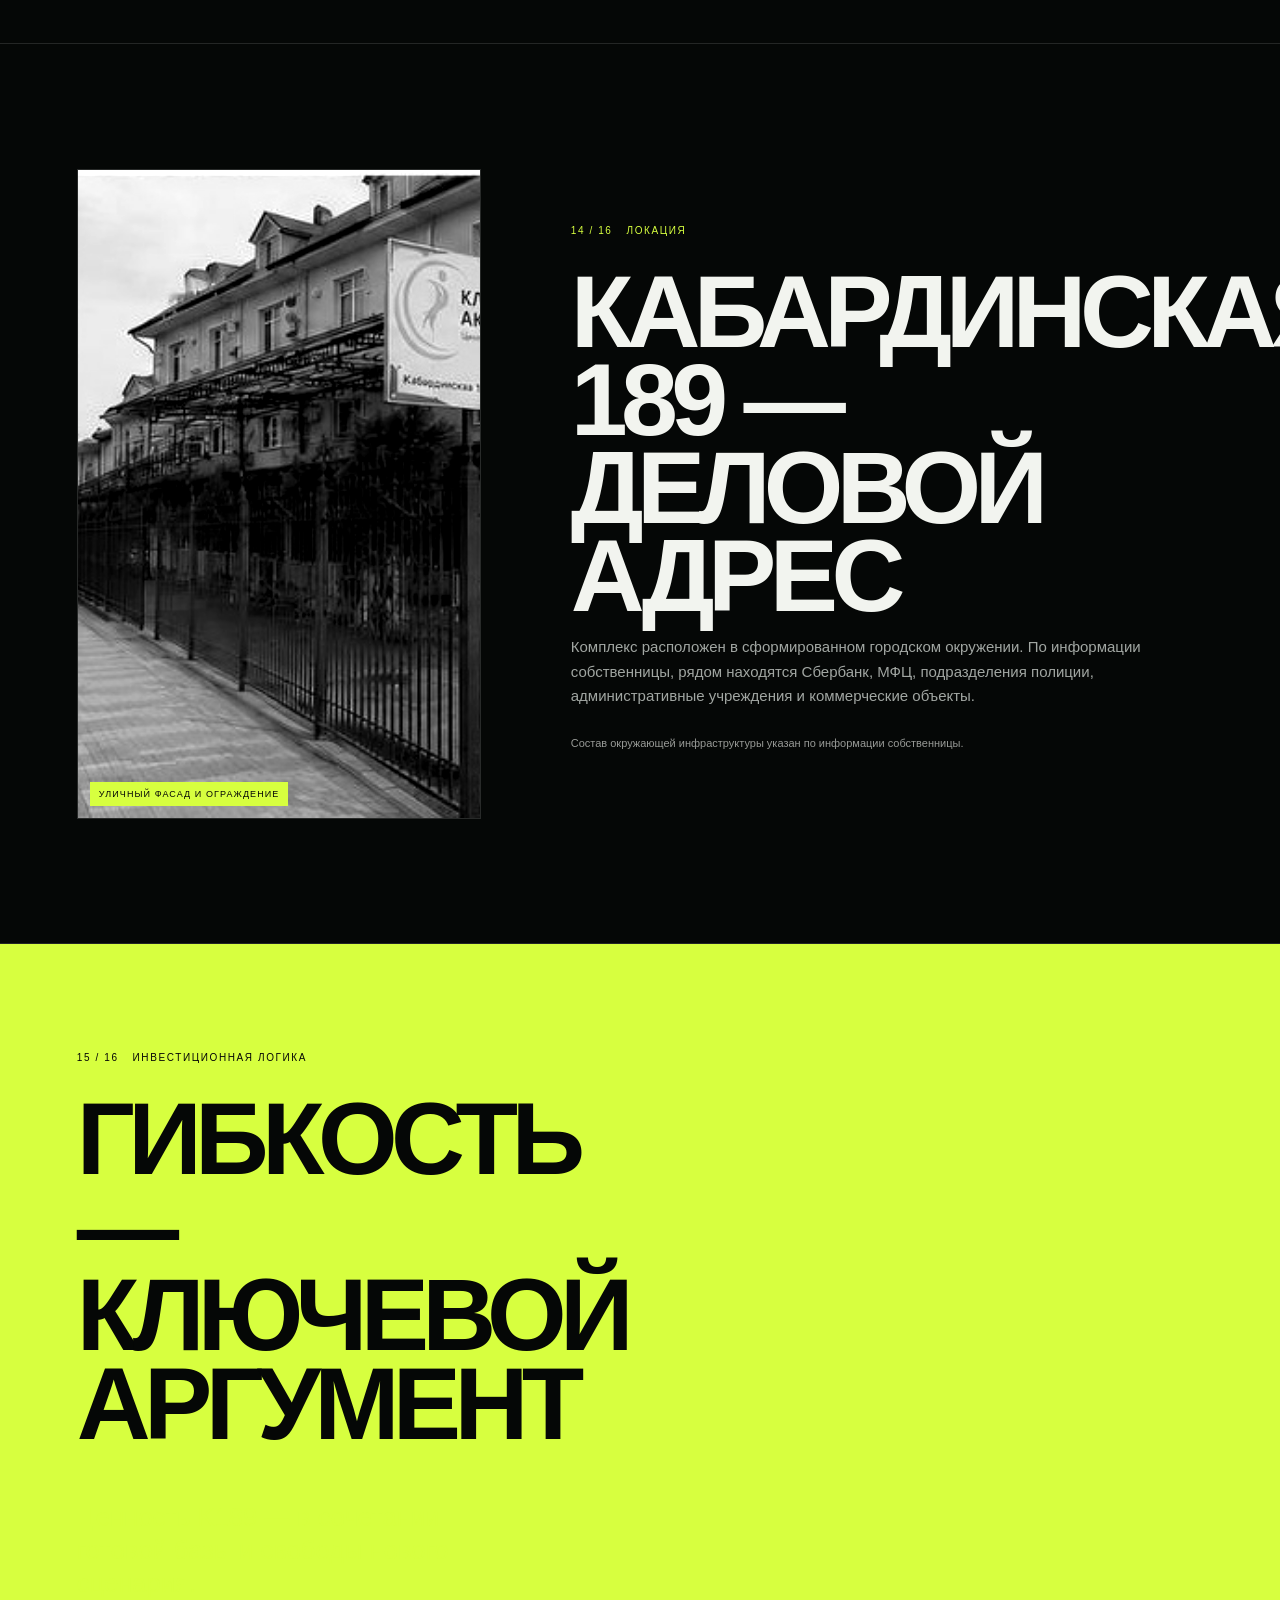
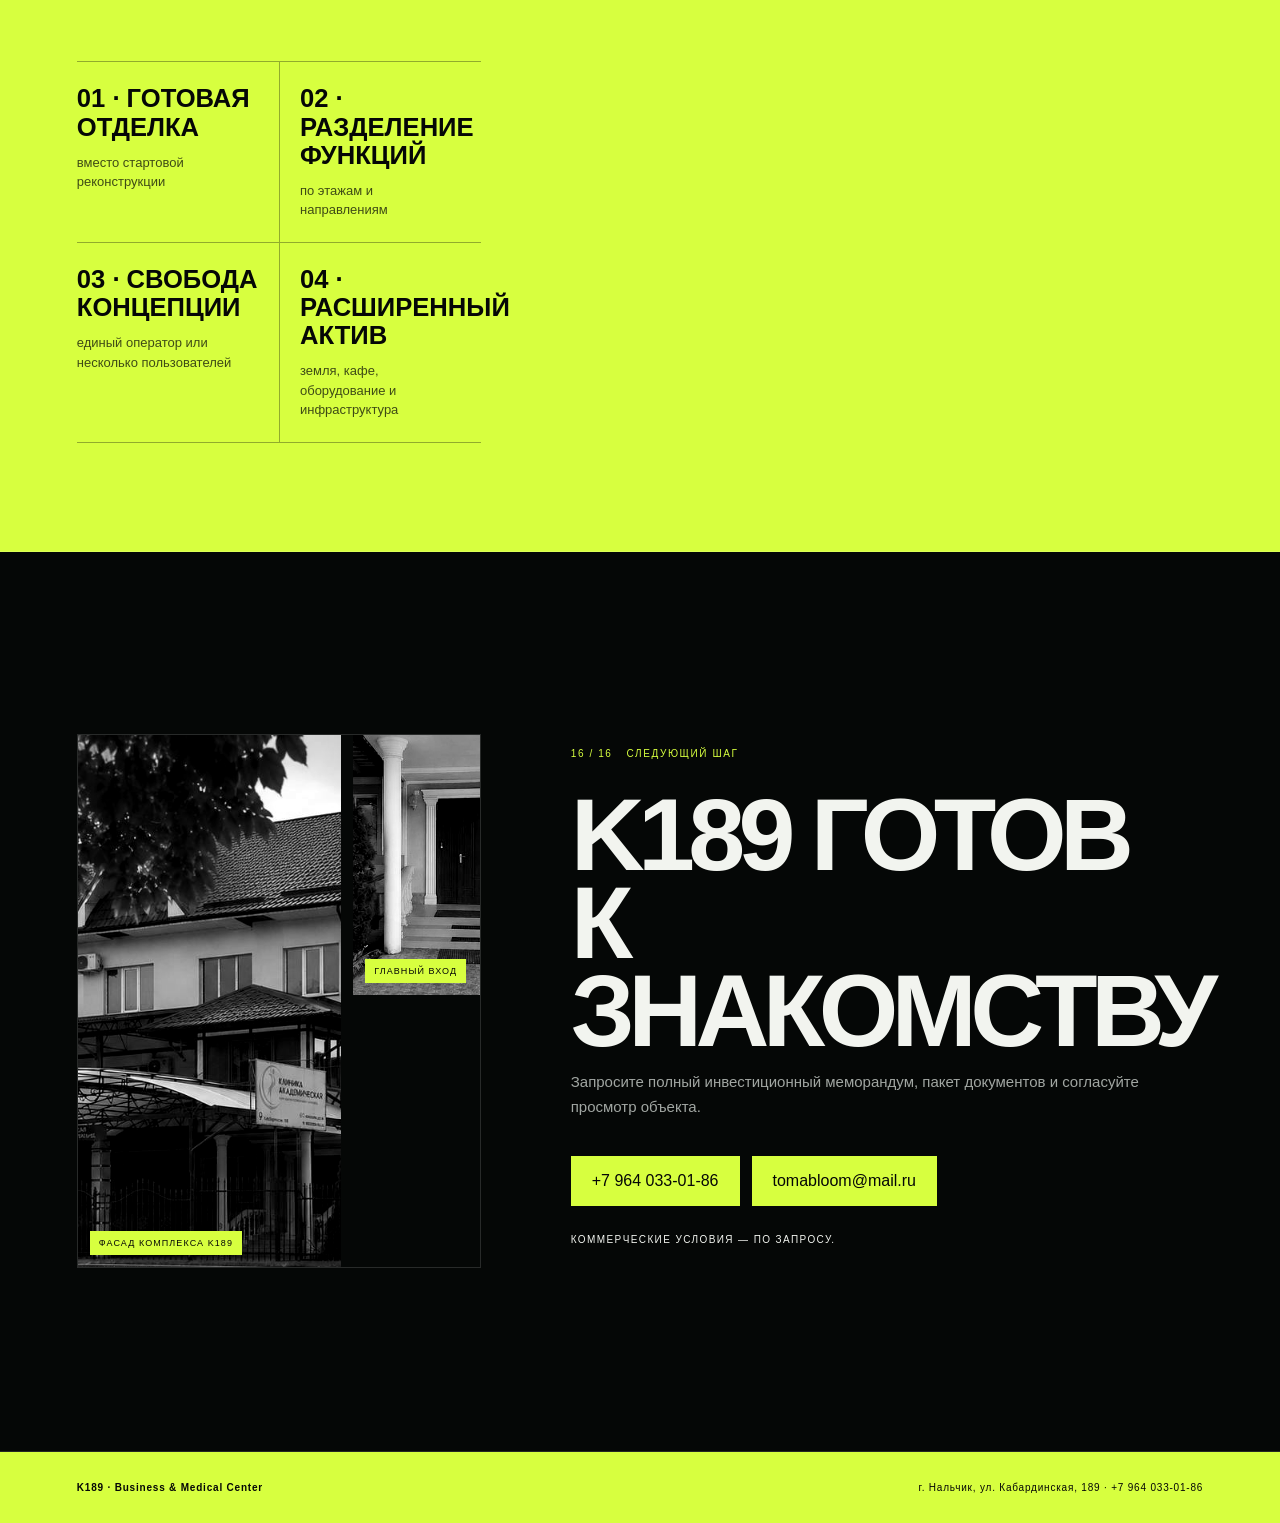
<file: 03-monolith/index.html>
<!doctype html><html lang="ru"><head><meta charset="utf-8"><meta name="viewport" content="width=device-width,initial-scale=1"><meta name="description" content="Многофункциональный коммерческий комплекс — г. Нальчик, ул. Кабардинская, 189"><link rel="stylesheet" href="../site-base.css"><link rel="stylesheet" href="styles.css"><title>K189 Business &amp; Medical Center — N°03 / MONOLITH</title></head><body data-theme="monolith"><div class="progress"></div><header class="site-header"><a class="site-brand" href="../">K189</a><nav class="site-nav"><a href="#executive-summary">Об объекте</a><a href="#floor-structure">Структура</a><a href="#use-scenarios">Сценарии</a><a href="#contact">Контакты</a></nav><a class="header-cta" href="tel:+79640330186">Запросить материалы</a><button class="menu-button" aria-label="Меню">☰</button></header><main><section class="story story--cover hero" id="cover"><div class="story-copy reveal"><div class="story-meta"><span class="story-index">01 / 16</span><span>Инвестиционная возможность</span></div><h1>K189 Business &amp; Medical Center</h1><p class="story-body">Многофункциональный коммерческий комплекс.</p><div class="metrics"><div class="metric"><strong>1 000 м²</strong><span>комплекс с кафе</span></div><div class="metric"><strong>20 соток</strong><span>собственный участок</span></div><div class="metric"><strong>3 этажа</strong><span>функциональные уровни</span></div></div><p class="hero-footer">г. Нальчик · Российская Федерация</p></div><div class="story-media  reveal"><figure><img src="../assets/facade_wide.jpg" alt="Фасад комплекса K189" loading="eager"><figcaption>Фасад комплекса K189</figcaption></figure></div></section><section class="story story--summary " id="executive-summary"><div class="story-copy reveal"><div class="story-meta"><span class="story-index">02 / 16</span><span>Исполнительное резюме</span></div><h2>Комплекс в одном предложении</h2><p class="story-lead">K189 Business &amp; Medical Center — отдельно стоящий многофункциональный комплекс на Кабардинской, 189.</p><p class="story-body">Медицинская инфраструктура, офисные пространства и гостиничный потенциал объединены в одном объекте. Существующая отделка позволяет сосредоточиться на адаптации проекта, а не на создании базы с нуля.</p><p class="story-note">Площадь указана в округленном маркетинговом формате и включает кафе.</p></div><div class="story-media  reveal"><figure><img src="../assets/facade_sign.jpg" alt="Фасад и существующая вывеска объекта" loading="eager"><figcaption>Фасад и существующая вывеска объекта</figcaption></figure></div></section><section class="story story--offer " id="offer-composition"><div class="story-copy reveal"><div class="story-meta"><span class="story-index">03 / 16</span><span>Состав предложения</span></div><h2>Что получает покупатель</h2><p class="story-lead">Единый имущественный комплекс для нового оператора или инвестора.</p><div class="item-grid"><article class="item"><b>01 · Трехэтажный корпус</b><p>около 1 000 м² вместе с кафе</p></article><article class="item"><b>02 · Собственная земля</b><p>20 соток огороженной территории</p></article><article class="item"><b>03 · Оснащение</b><p>кафе, медицинское оборудование и инженерная база</p></article></div><p class="story-note">Кафе, оборудование и технические характеристики указаны по данным собственницы; состав закрепляется документами сделки.</p></div><div class="story-media  reveal"><figure><img src="../assets/covered_yard.jpg" alt="Огороженная территория и крытая входная зона" loading="lazy"><figcaption>Огороженная территория и крытая входная зона</figcaption></figure></div></section><section class="story story--feature " id="ready-base"><div class="story-copy reveal"><div class="story-meta"><span class="story-index">04 / 16</span><span>Ключевое отличие</span></div><h2>Не коробка, а готовая база</h2><p class="story-body">Ухоженные интерьеры, функциональное зонирование и профильная инфраструктура сокращают путь от покупки к запуску проекта.</p><div class="story-callout">Покупатель приобретает подготовленную основу для бизнеса.</div></div><div class="story-media  reveal"><figure><img src="../assets/waiting_area.jpg" alt="Зона ожидания" loading="lazy"><figcaption>Зона ожидания</figcaption></figure></div></section><section class="story story--feature " id="interior-quality"><div class="story-copy reveal"><div class="story-meta"><span class="story-index">05 / 16</span><span>Архитектура и качество</span></div><h2>Интерьер не требует старта с нуля</h2><p class="story-body">Спокойная нейтральная отделка коммерческого уровня подходит для большинства сценариев и может заметно сократить объем первичных работ.</p><div class="story-callout">Готовый коммерческий комплекс без необходимости начинать с капитального ремонта.</div></div><div class="story-media  reveal"><figure><img src="../assets/lobby_main.jpg" alt="Интерьер входной группы" loading="lazy"><figcaption>Интерьер входной группы</figcaption></figure></div></section><section class="story story--structure " id="floor-structure"><div class="story-copy reveal"><div class="story-meta"><span class="story-index">06 / 16</span><span>Функциональная структура</span></div><h2>Три этажа — три роли</h2><div class="item-grid"><article class="item"><b>01 · 1 этаж</b><p>клиника и восстановительная медицина</p></article><article class="item"><b>02 · 2 этаж</b><p>офисы и управление</p></article><article class="item"><b>03 · 3 этаж</b><p>гостевой / гостиничный формат</p></article><article class="item"><b>04 · На территории</b><p>кафе около 125 м²</p></article></div><p class="story-note">Площадь кафе указана по данным собственницы.</p></div><div class="story-media  reveal"><figure><img src="../assets/stairs_1.jpg" alt="Лестница между этажами" loading="lazy"><figcaption>Лестница между этажами</figcaption></figure></div></section><section class="story story--gallery-feature " id="physiotherapy"><div class="story-copy reveal"><div class="story-meta"><span class="story-index">07 / 16</span><span>Первый этаж</span></div><h2>Физиотерапия — ключевой медицинский актив</h2><p class="story-body">Зал с реабилитационным оборудованием занимает центральное место в медицинской функции объекта.</p><p class="story-note">Оборудование входит в предложение по данным собственницы; состав подтверждается перечнем имущества.</p></div><div class="story-media gallery reveal"><figure><img src="../assets/physiotherapy_hero.jpg" alt="Зал физиотерапии и реабилитации" loading="lazy"><figcaption>Зал физиотерапии</figcaption></figure><figure><img src="../assets/patient_room.jpg" alt="Палата" loading="lazy"><figcaption>Палата</figcaption></figure><figure><img src="../assets/doctor_office.jpg" alt="Кабинет врача" loading="lazy"><figcaption>Кабинет врача</figcaption></figure></div></section><section class="story story--photo-feature " id="clinic-corridor"><div class="story-copy reveal"><div class="story-meta"><span class="story-index">08 / 16</span><span>Среда клиники</span></div><h2>Коридор задает профессиональный уровень</h2><p class="story-body">Отдельные кабинеты, спокойная гамма и износостойкие покрытия формируют аккуратный маршрут пациента.</p></div><div class="story-media  reveal"><figure><img src="../assets/clinic_corridor_2.jpg" alt="Коридор медицинского этажа" loading="lazy"><figcaption>Коридор медицинского этажа</figcaption></figure></div></section><section class="story story--feature " id="offices"><div class="story-copy reveal"><div class="story-meta"><span class="story-index">09 / 16</span><span>Второй этаж</span></div><h2>Офисы готовы к работе</h2><p class="story-body">Кабинетная планировка, естественное освещение и готовая отделка поддерживают административную, корпоративную или сервисную функцию.</p><div class="story-callout">Пространство можно адаптировать под команду без капитальной перестройки.</div></div><div class="story-media  reveal"><figure><img src="../assets/office_storage.jpg" alt="Офисное помещение второго этажа" loading="lazy"><figcaption>Офисное помещение второго этажа</figcaption></figure></div></section><section class="story story--gallery-feature " id="guest-floor"><div class="story-copy reveal"><div class="story-meta"><span class="story-index">10 / 16</span><span>Третий этаж</span></div><h2>Гостевой номер уже оформлен</h2><p class="story-body">Комната и общий коридор уже имеют теплый гостиничный характер.</p><p class="story-note">Конкретная модель эксплуатации зависит от требований будущего оператора и разрешительной документации.</p></div><div class="story-media gallery reveal"><figure><img src="../assets/hotel_room.jpg" alt="Гостевой номер третьего этажа" loading="lazy"><figcaption>Гостевой номер</figcaption></figure><figure><img src="../assets/hotel_corridor_1.jpg" alt="Коридор гостевого этажа" loading="lazy"><figcaption>Общий коридор</figcaption></figure></div></section><section class="story story--photo-feature " id="territory"><div class="story-copy reveal"><div class="story-meta"><span class="story-index">11 / 16</span><span>Территория</span></div><h2>20 соток собственной земли</h2><p class="story-body">Огороженный участок, подъезд и просторная крытая входная зона формируют автономный городской объект.</p><div class="story-callout">Парковка на территории и вдоль улицы — по данным собственницы.</div></div><div class="story-media  reveal"><figure><img src="../assets/covered_yard.jpg" alt="Огороженная территория и крытая входная зона" loading="lazy"><figcaption>Огороженная территория и крытая входная зона</figcaption></figure></div></section><section class="story story--technical-list " id="engineering"><div class="story-copy reveal"><div class="story-meta"><span class="story-index">12 / 16</span><span>Инженерия</span></div><h2>База для ежедневной эксплуатации</h2><div class="item-grid"><article class="item"><b>01 · Электроснабжение</b><p>подстанция, 380 В, генератор</p></article><article class="item"><b>02 · Вода и тепло</b><p>центральные сети, запас воды, газ</p></article><article class="item"><b>03 · Климат</b><p>вентиляция и сплит-системы</p></article><article class="item"><b>04 · Связь</b><p>оптоволоконный интернет</p></article><article class="item"><b>05 · Безопасность</b><p>пожарные системы и выходы</p></article><article class="item"><b>06 · Контроль</b><p>видеонаблюдение</p></article></div><p class="story-note">Технические характеристики указаны по данным собственницы и подтверждаются технической документацией.</p></div></section><section class="story story--scenario-list " id="use-scenarios"><div class="story-copy reveal"><div class="story-meta"><span class="story-index">13 / 16</span><span>Возможности развития</span></div><h2>Один объект — семь концепций</h2><div class="item-grid"><article class="item"><b>01 · Многопрофильная клиника</b></article><article class="item"><b>02 · Реабилитационный комплекс</b></article><article class="item"><b>03 · Эстетическая медицина</b></article><article class="item"><b>04 · Гостинично-деловой комплекс</b></article><article class="item"><b>05 · Корпоративный бизнес-центр</b></article><article class="item"><b>06 · Образовательный центр</b></article><article class="item"><b>07 · Филиал медицинской сети</b></article></div><p class="story-note">Концепция зависит от требований оператора и разрешительной документации.</p></div></section><section class="story story--location " id="location"><div class="story-copy reveal"><div class="story-meta"><span class="story-index">14 / 16</span><span>Локация</span></div><h2>Кабардинская, 189 — деловой адрес</h2><p class="story-body">Комплекс расположен в сформированном городском окружении. По информации собственницы, рядом находятся Сбербанк, МФЦ, подразделения полиции, административные учреждения и коммерческие объекты.</p><p class="story-note">Состав окружающей инфраструктуры указан по информации собственницы.</p></div><div class="story-media  reveal"><figure><img src="../assets/street_front.jpg" alt="Уличный фасад и ограждение" loading="lazy"><figcaption>Уличный фасад и ограждение</figcaption></figure></div></section><section class="story story--value-list " id="investment-logic"><div class="story-copy reveal"><div class="story-meta"><span class="story-index">15 / 16</span><span>Инвестиционная логика</span></div><h2>Гибкость — ключевой аргумент</h2><div class="story-callout">Ценность K189 — в сочетании готовой базы и свободы нового сценария.</div><div class="item-grid"><article class="item"><b>01 · Готовая отделка</b><p>вместо стартовой реконструкции</p></article><article class="item"><b>02 · Разделение функций</b><p>по этажам и направлениям</p></article><article class="item"><b>03 · Свобода концепции</b><p>единый оператор или несколько пользователей</p></article><article class="item"><b>04 · Расширенный актив</b><p>земля, кафе, оборудование и инфраструктура</p></article></div></div></section><section class="story story--contact " id="contact"><div class="story-copy reveal"><div class="story-meta"><span class="story-index">16 / 16</span><span>Следующий шаг</span></div><h2>K189 готов к знакомству</h2><p class="story-body">Запросите полный инвестиционный меморандум, пакет документов и согласуйте просмотр объекта.</p><div class="contact-links"><a href="tel:+79640330186">+7 964 033-01-86</a><a href="mailto:tomabloom@mail.ru">tomabloom@mail.ru</a></div><p class="hero-footer">Коммерческие условия — по запросу.</p></div><div class="story-media gallery reveal"><figure><img src="../assets/facade_wide.jpg" alt="Фасад комплекса K189" loading="lazy"><figcaption>Фасад комплекса K189</figcaption></figure><figure><img src="../assets/main_entrance.jpg" alt="Главный вход" loading="lazy"><figcaption>Главный вход</figcaption></figure></div></section></main><footer class="site-footer"><b>K189 · Business &amp; Medical Center</b><span>г. Нальчик, ул. Кабардинская, 189 · +7 964 033-01-86</span></footer><div class="lightbox"><button aria-label="Закрыть">×</button><img alt=""></div><script src="../site-runtime.js"></script></body></html>
</file>
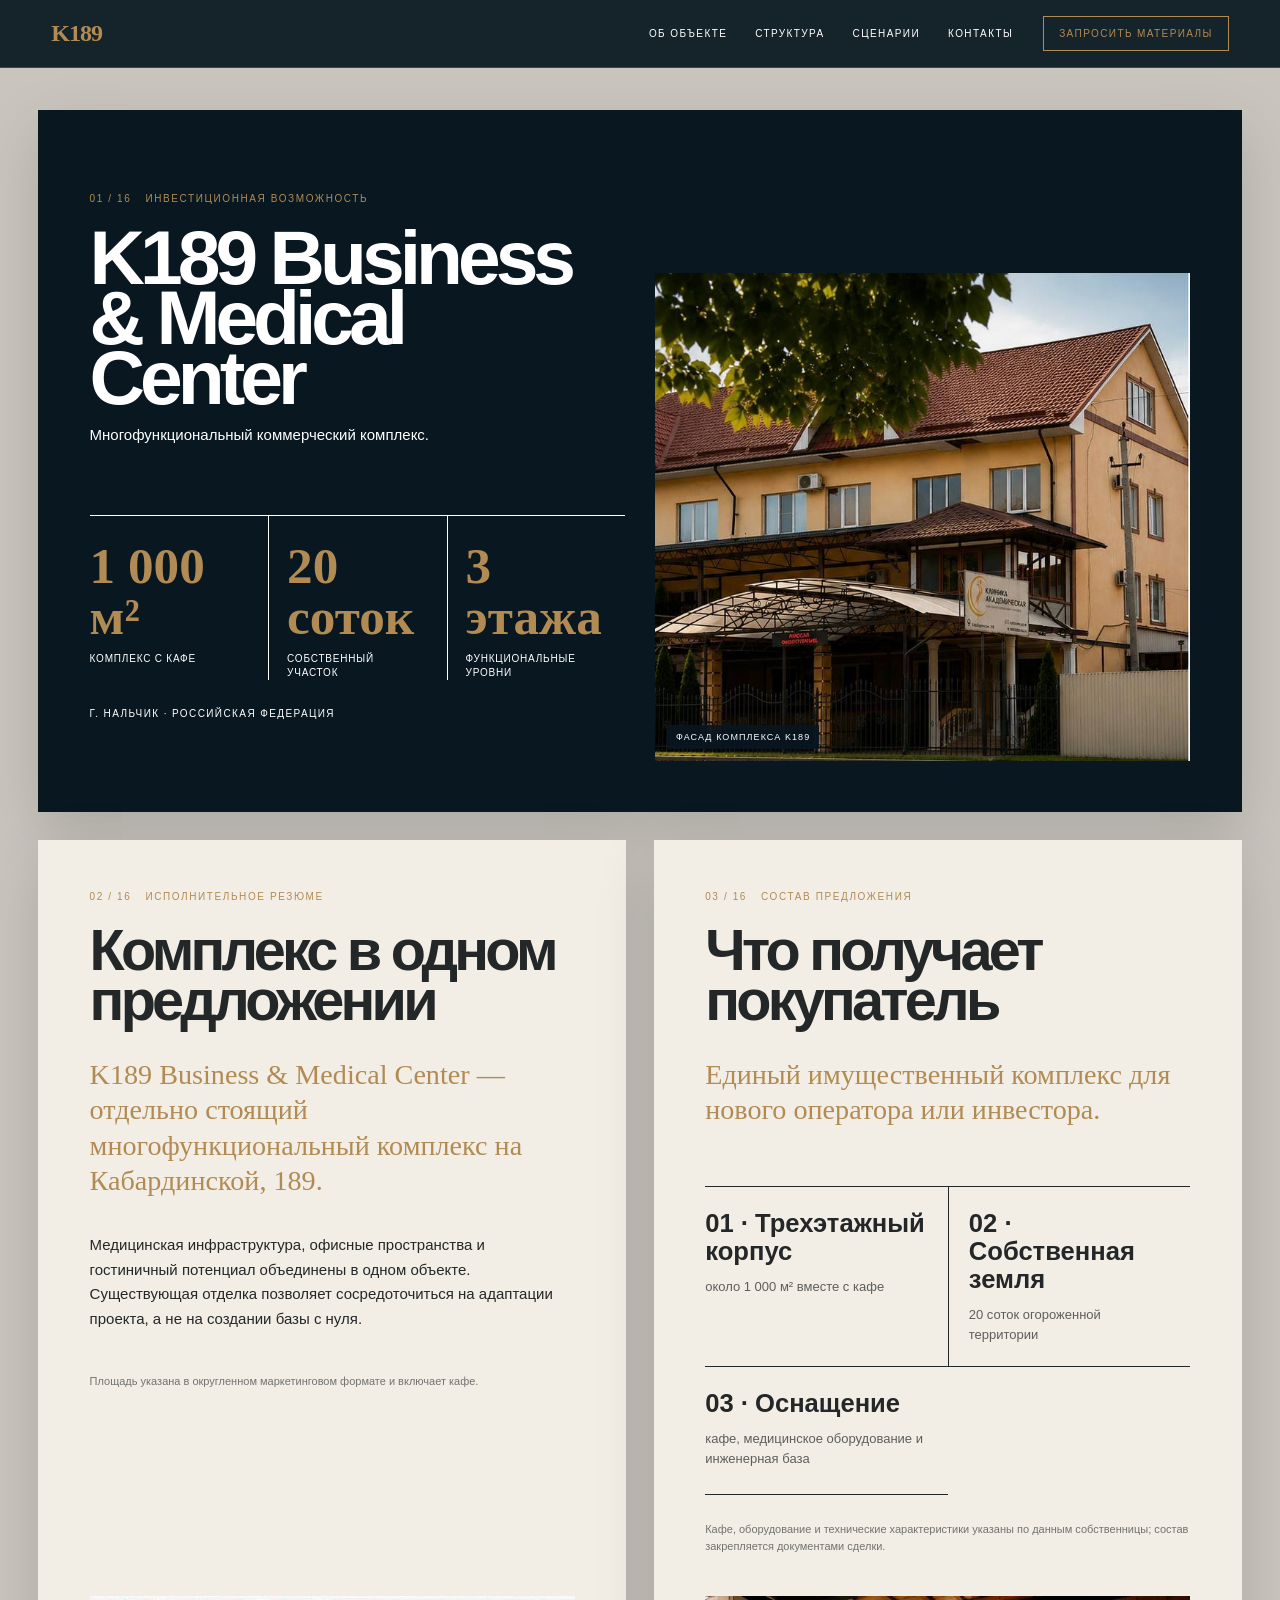
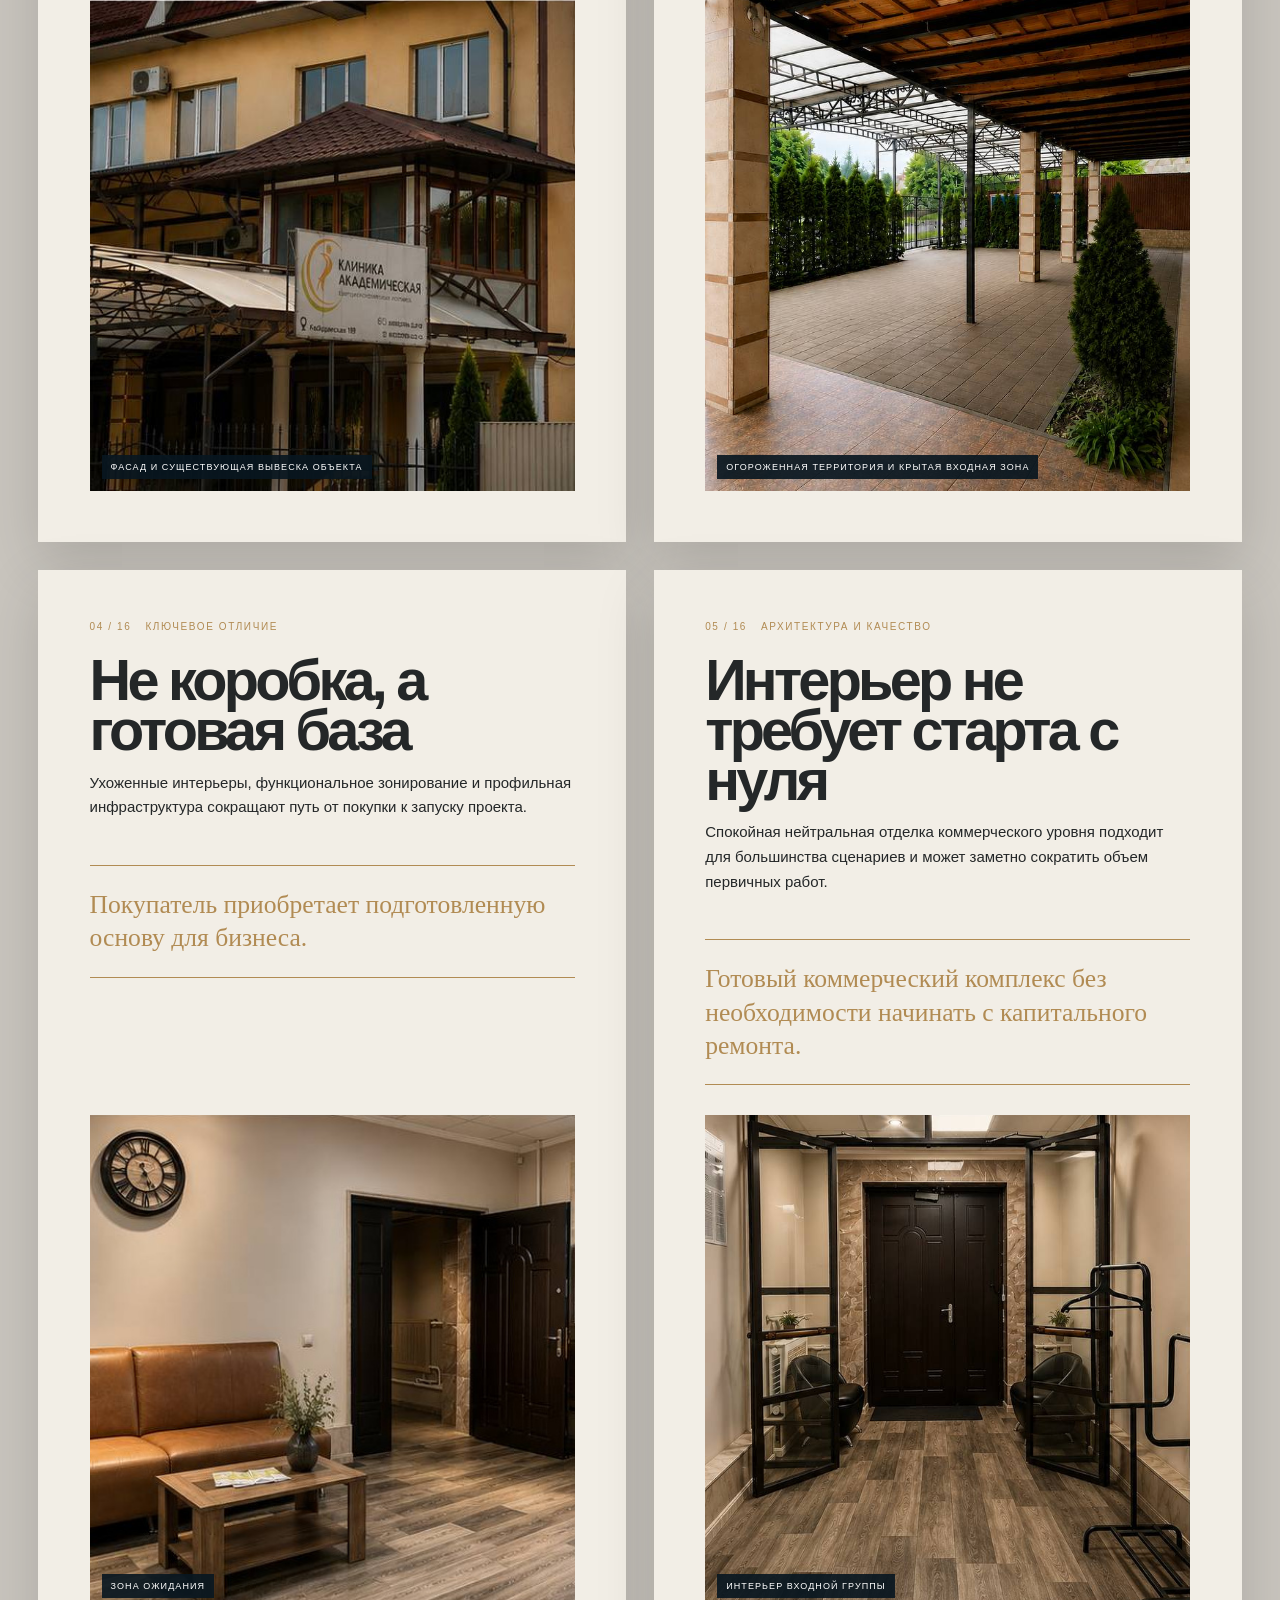
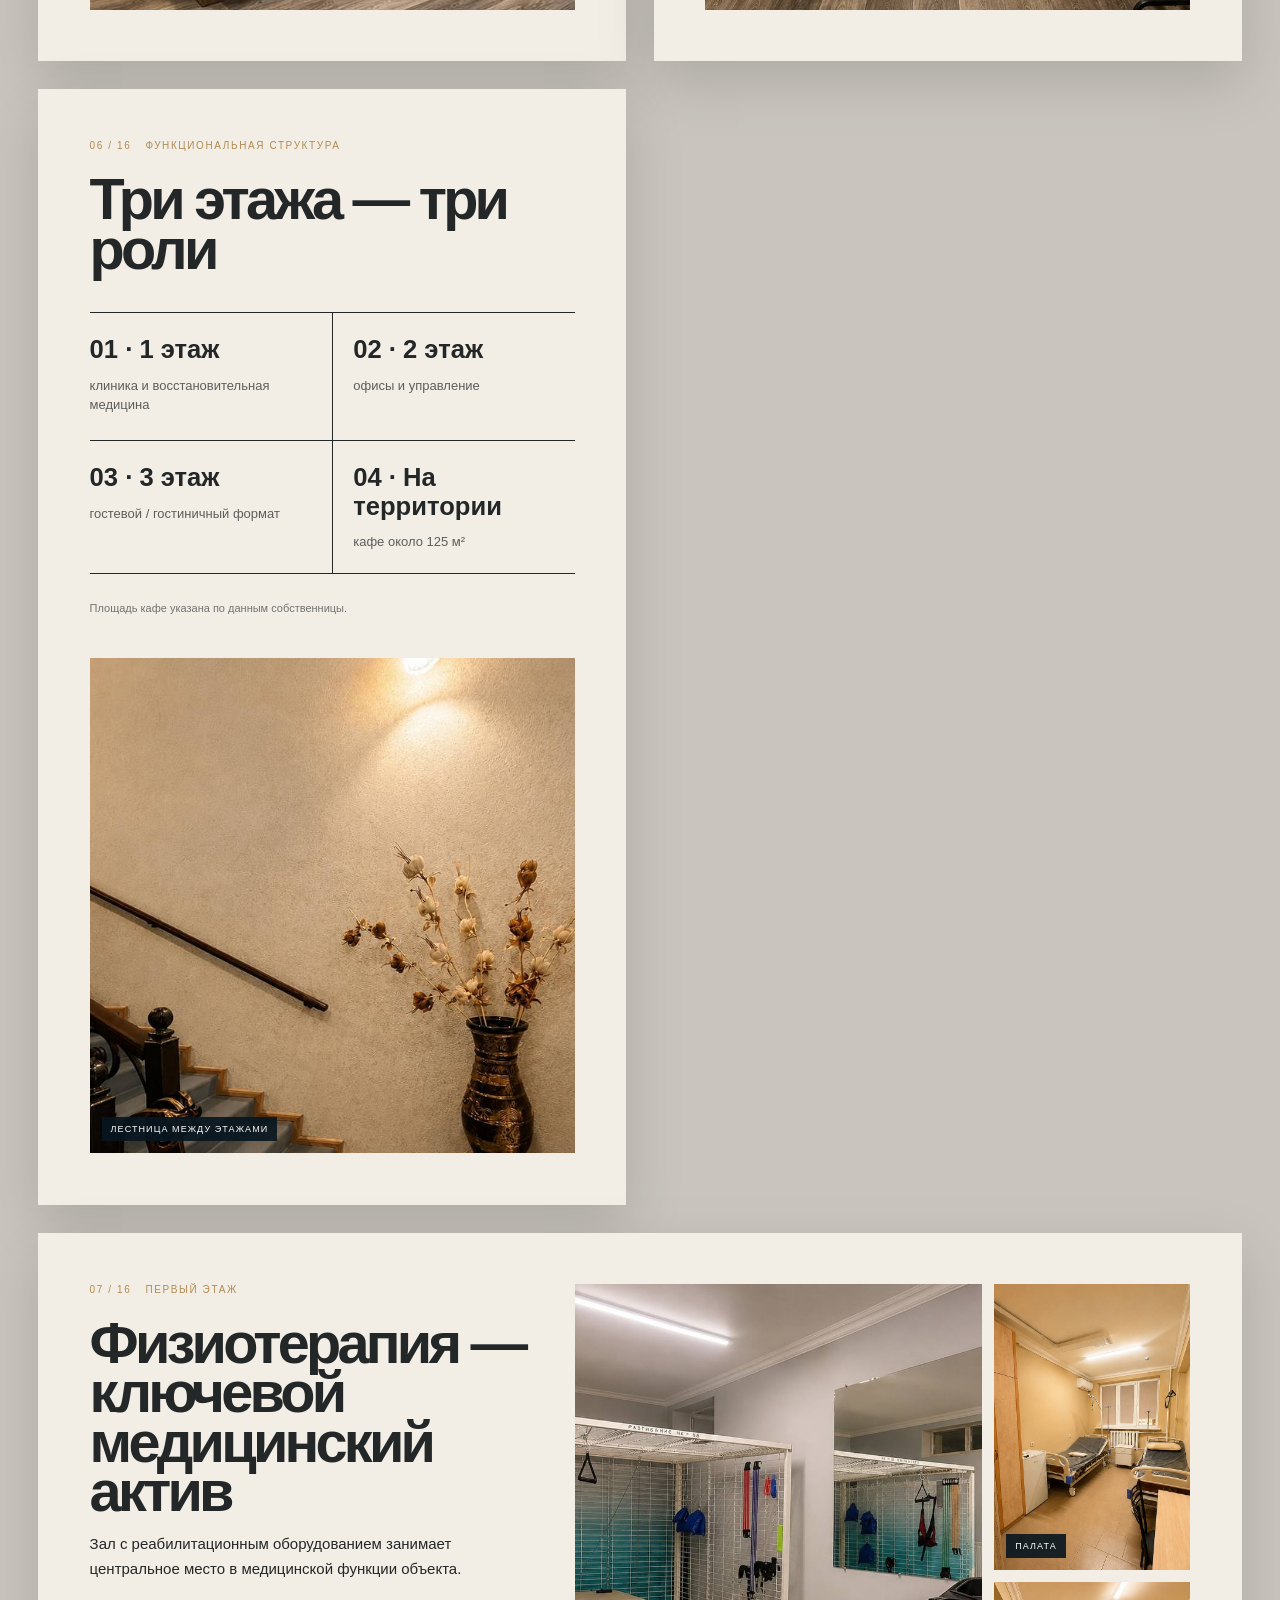
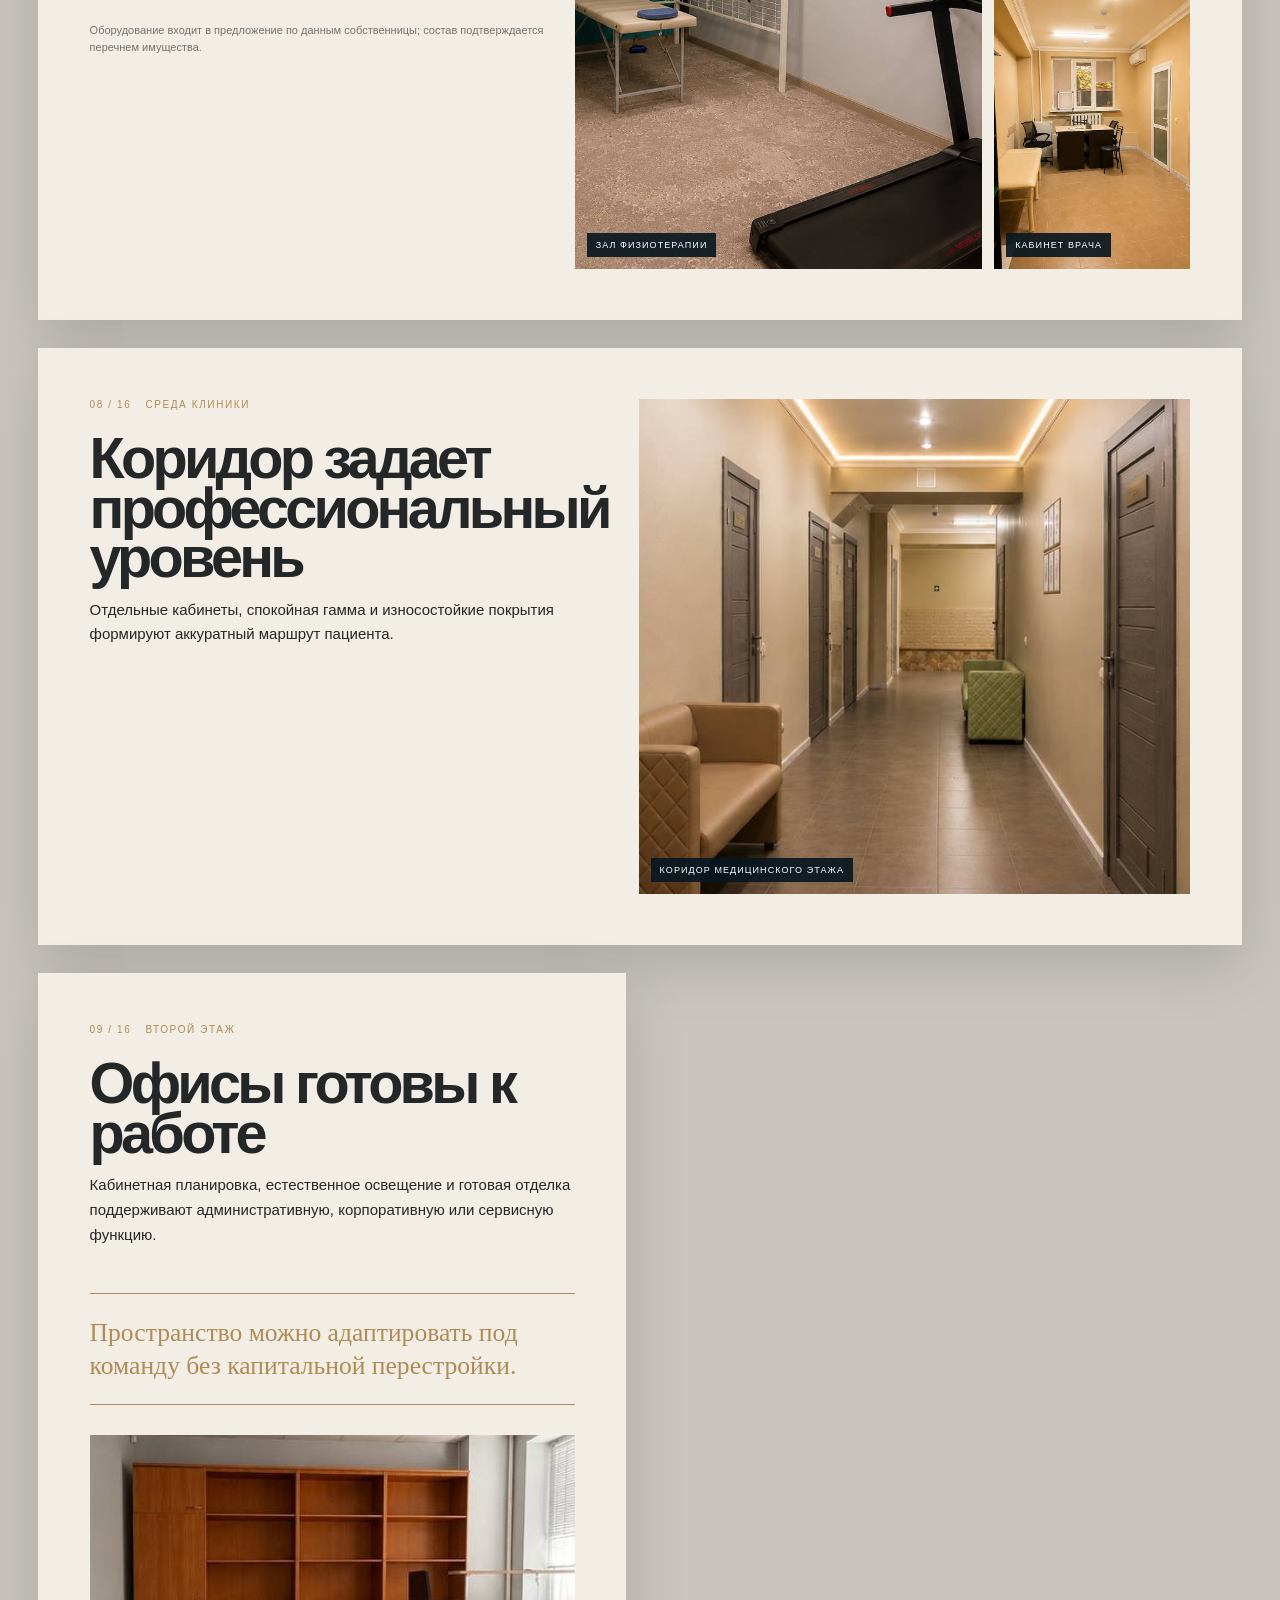
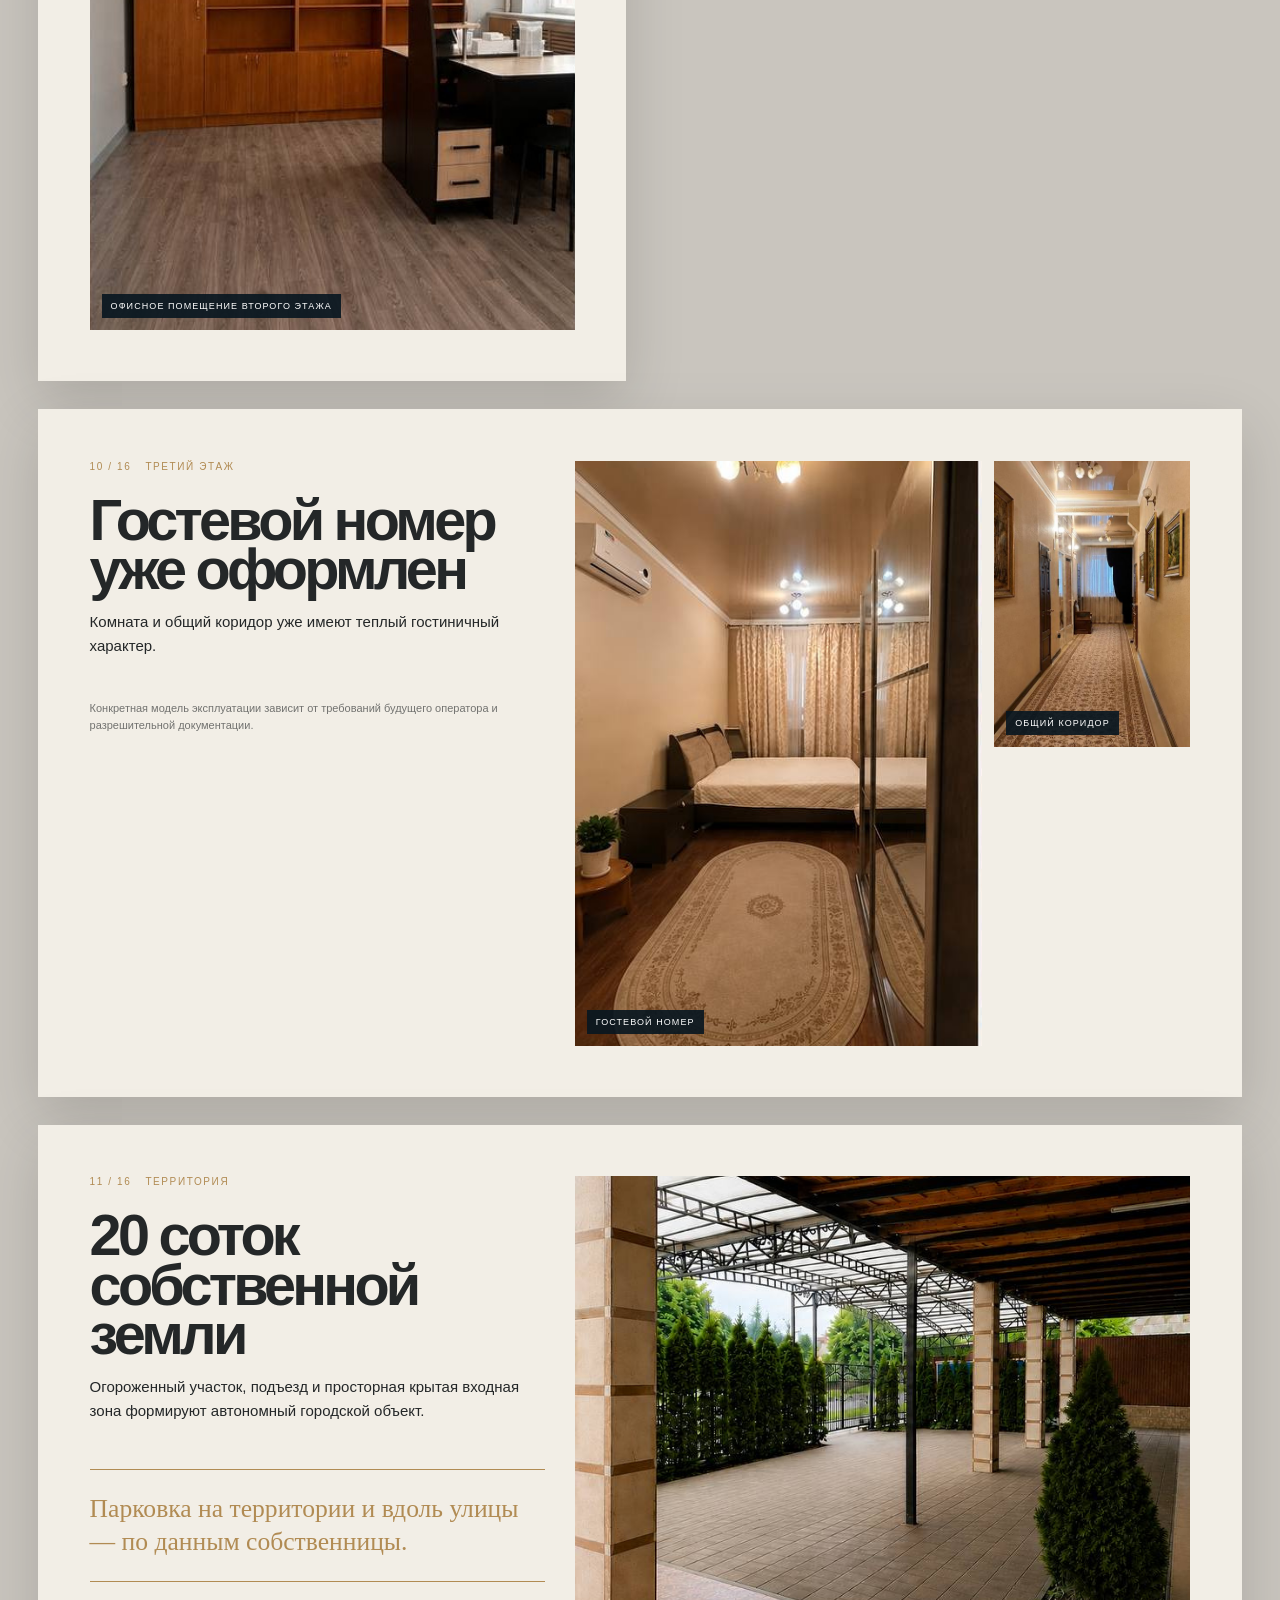
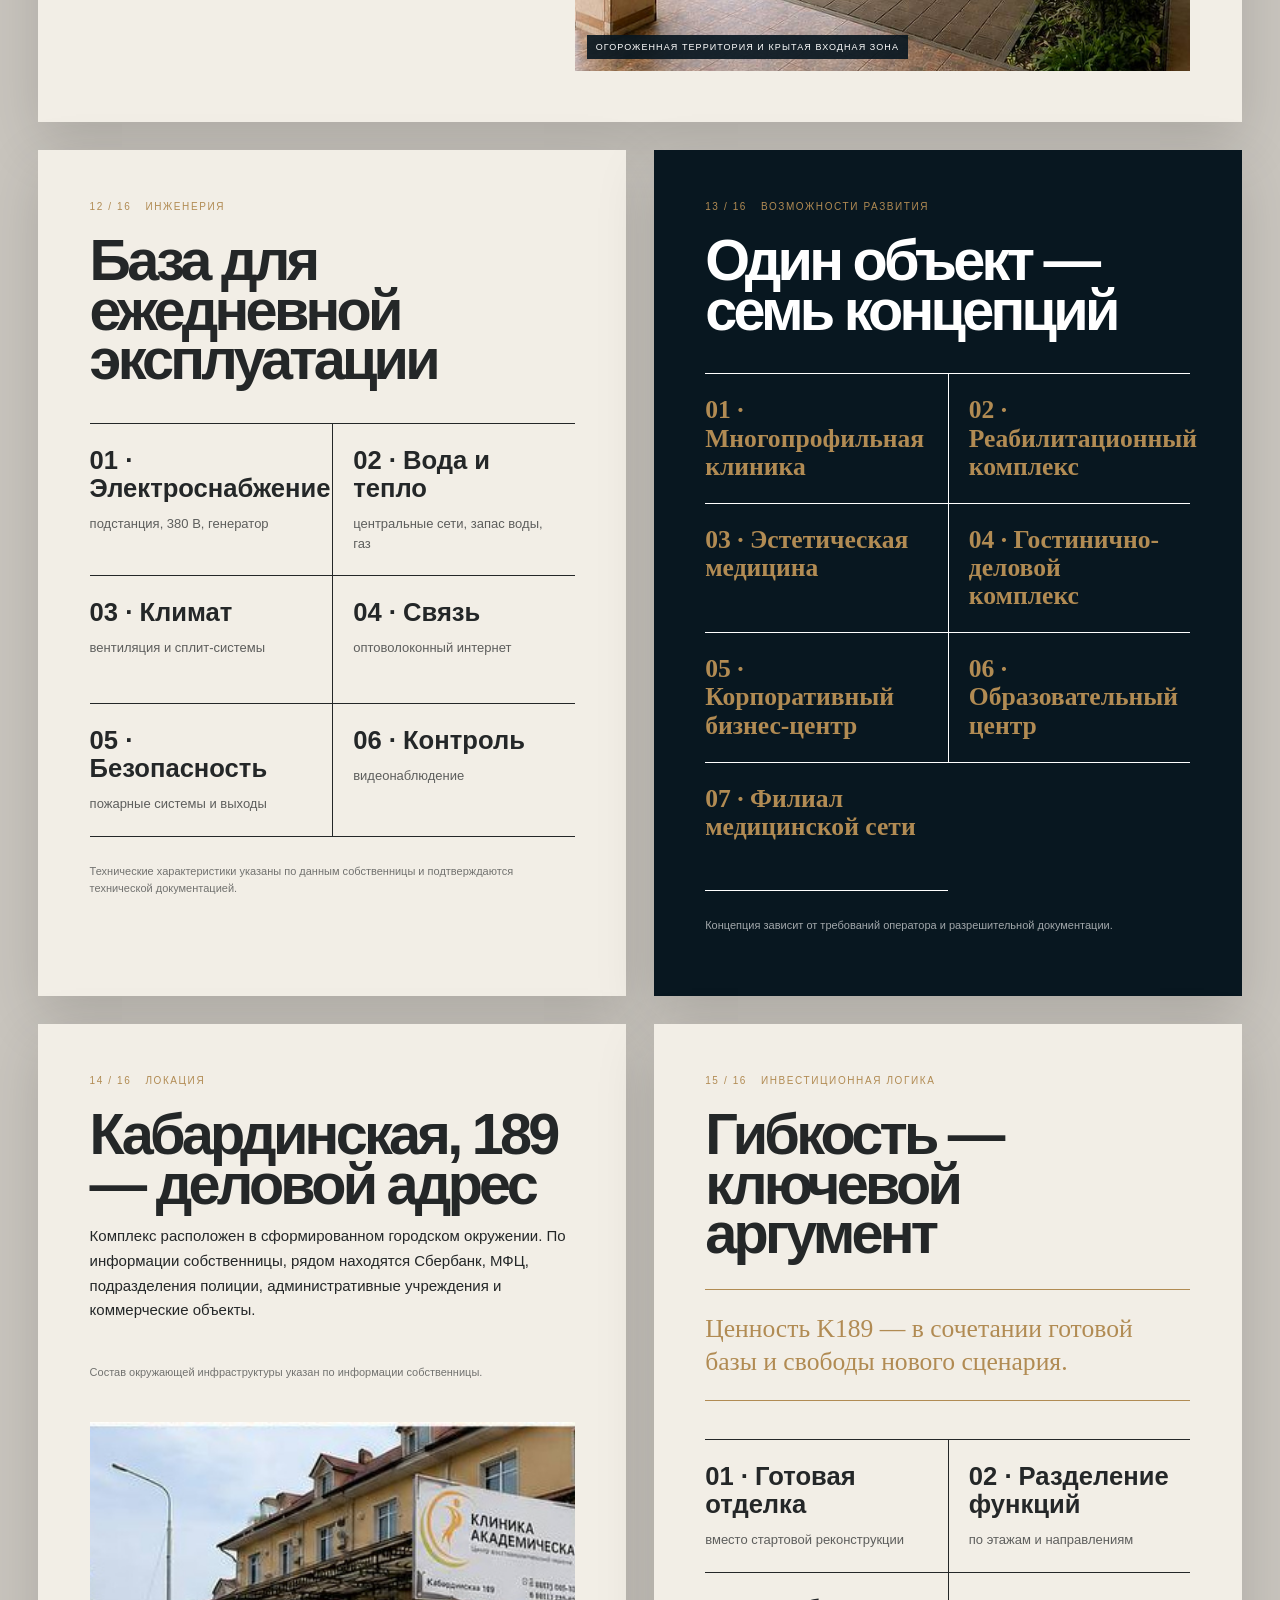
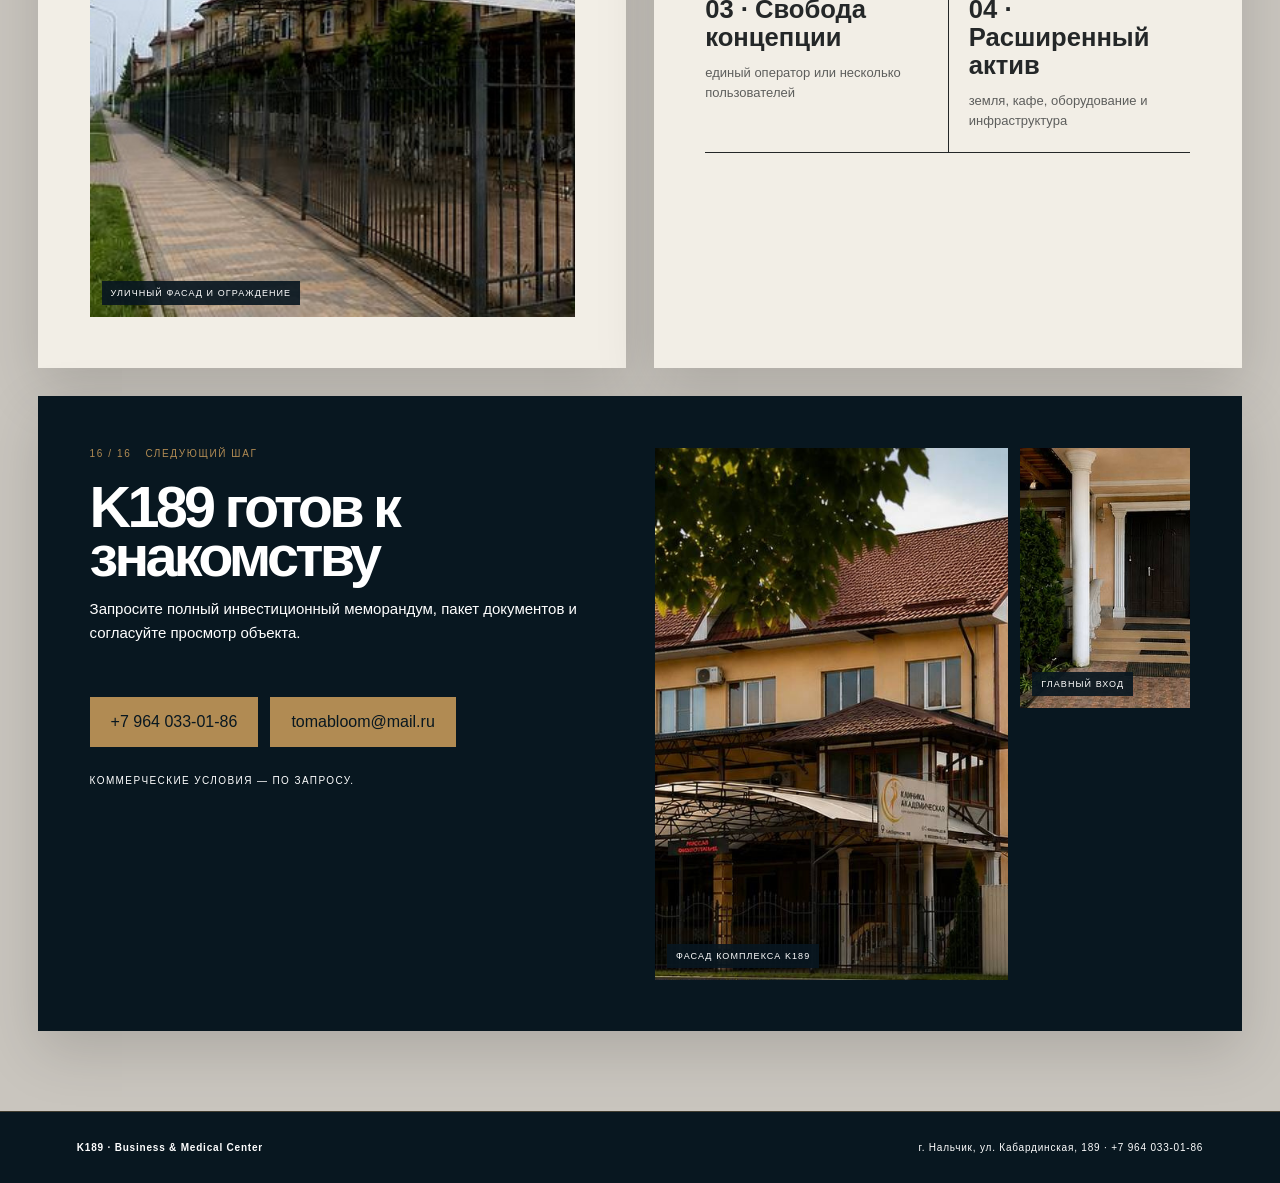
<file: 04-moodboard-specimen/index.html>
<!doctype html><html lang="ru"><head><meta charset="utf-8"><meta name="viewport" content="width=device-width,initial-scale=1"><meta name="description" content="Многофункциональный коммерческий комплекс — г. Нальчик, ул. Кабардинская, 189"><link rel="stylesheet" href="../site-base.css"><link rel="stylesheet" href="styles.css"><title>K189 Business &amp; Medical Center — N°04 / SPECIMEN</title></head><body data-theme="specimen"><div class="progress"></div><header class="site-header"><a class="site-brand" href="../">K189</a><nav class="site-nav"><a href="#executive-summary">Об объекте</a><a href="#floor-structure">Структура</a><a href="#use-scenarios">Сценарии</a><a href="#contact">Контакты</a></nav><a class="header-cta" href="tel:+79640330186">Запросить материалы</a><button class="menu-button" aria-label="Меню">☰</button></header><main><section class="story story--cover hero" id="cover"><div class="story-copy reveal"><div class="story-meta"><span class="story-index">01 / 16</span><span>Инвестиционная возможность</span></div><h1>K189 Business &amp; Medical Center</h1><p class="story-body">Многофункциональный коммерческий комплекс.</p><div class="metrics"><div class="metric"><strong>1 000 м²</strong><span>комплекс с кафе</span></div><div class="metric"><strong>20 соток</strong><span>собственный участок</span></div><div class="metric"><strong>3 этажа</strong><span>функциональные уровни</span></div></div><p class="hero-footer">г. Нальчик · Российская Федерация</p></div><div class="story-media  reveal"><figure><img src="../assets/facade_wide.jpg" alt="Фасад комплекса K189" loading="eager"><figcaption>Фасад комплекса K189</figcaption></figure></div></section><section class="story story--summary " id="executive-summary"><div class="story-copy reveal"><div class="story-meta"><span class="story-index">02 / 16</span><span>Исполнительное резюме</span></div><h2>Комплекс в одном предложении</h2><p class="story-lead">K189 Business &amp; Medical Center — отдельно стоящий многофункциональный комплекс на Кабардинской, 189.</p><p class="story-body">Медицинская инфраструктура, офисные пространства и гостиничный потенциал объединены в одном объекте. Существующая отделка позволяет сосредоточиться на адаптации проекта, а не на создании базы с нуля.</p><p class="story-note">Площадь указана в округленном маркетинговом формате и включает кафе.</p></div><div class="story-media  reveal"><figure><img src="../assets/facade_sign.jpg" alt="Фасад и существующая вывеска объекта" loading="eager"><figcaption>Фасад и существующая вывеска объекта</figcaption></figure></div></section><section class="story story--offer " id="offer-composition"><div class="story-copy reveal"><div class="story-meta"><span class="story-index">03 / 16</span><span>Состав предложения</span></div><h2>Что получает покупатель</h2><p class="story-lead">Единый имущественный комплекс для нового оператора или инвестора.</p><div class="item-grid"><article class="item"><b>01 · Трехэтажный корпус</b><p>около 1 000 м² вместе с кафе</p></article><article class="item"><b>02 · Собственная земля</b><p>20 соток огороженной территории</p></article><article class="item"><b>03 · Оснащение</b><p>кафе, медицинское оборудование и инженерная база</p></article></div><p class="story-note">Кафе, оборудование и технические характеристики указаны по данным собственницы; состав закрепляется документами сделки.</p></div><div class="story-media  reveal"><figure><img src="../assets/covered_yard.jpg" alt="Огороженная территория и крытая входная зона" loading="lazy"><figcaption>Огороженная территория и крытая входная зона</figcaption></figure></div></section><section class="story story--feature " id="ready-base"><div class="story-copy reveal"><div class="story-meta"><span class="story-index">04 / 16</span><span>Ключевое отличие</span></div><h2>Не коробка, а готовая база</h2><p class="story-body">Ухоженные интерьеры, функциональное зонирование и профильная инфраструктура сокращают путь от покупки к запуску проекта.</p><div class="story-callout">Покупатель приобретает подготовленную основу для бизнеса.</div></div><div class="story-media  reveal"><figure><img src="../assets/waiting_area.jpg" alt="Зона ожидания" loading="lazy"><figcaption>Зона ожидания</figcaption></figure></div></section><section class="story story--feature " id="interior-quality"><div class="story-copy reveal"><div class="story-meta"><span class="story-index">05 / 16</span><span>Архитектура и качество</span></div><h2>Интерьер не требует старта с нуля</h2><p class="story-body">Спокойная нейтральная отделка коммерческого уровня подходит для большинства сценариев и может заметно сократить объем первичных работ.</p><div class="story-callout">Готовый коммерческий комплекс без необходимости начинать с капитального ремонта.</div></div><div class="story-media  reveal"><figure><img src="../assets/lobby_main.jpg" alt="Интерьер входной группы" loading="lazy"><figcaption>Интерьер входной группы</figcaption></figure></div></section><section class="story story--structure " id="floor-structure"><div class="story-copy reveal"><div class="story-meta"><span class="story-index">06 / 16</span><span>Функциональная структура</span></div><h2>Три этажа — три роли</h2><div class="item-grid"><article class="item"><b>01 · 1 этаж</b><p>клиника и восстановительная медицина</p></article><article class="item"><b>02 · 2 этаж</b><p>офисы и управление</p></article><article class="item"><b>03 · 3 этаж</b><p>гостевой / гостиничный формат</p></article><article class="item"><b>04 · На территории</b><p>кафе около 125 м²</p></article></div><p class="story-note">Площадь кафе указана по данным собственницы.</p></div><div class="story-media  reveal"><figure><img src="../assets/stairs_1.jpg" alt="Лестница между этажами" loading="lazy"><figcaption>Лестница между этажами</figcaption></figure></div></section><section class="story story--gallery-feature " id="physiotherapy"><div class="story-copy reveal"><div class="story-meta"><span class="story-index">07 / 16</span><span>Первый этаж</span></div><h2>Физиотерапия — ключевой медицинский актив</h2><p class="story-body">Зал с реабилитационным оборудованием занимает центральное место в медицинской функции объекта.</p><p class="story-note">Оборудование входит в предложение по данным собственницы; состав подтверждается перечнем имущества.</p></div><div class="story-media gallery reveal"><figure><img src="../assets/physiotherapy_hero.jpg" alt="Зал физиотерапии и реабилитации" loading="lazy"><figcaption>Зал физиотерапии</figcaption></figure><figure><img src="../assets/patient_room.jpg" alt="Палата" loading="lazy"><figcaption>Палата</figcaption></figure><figure><img src="../assets/doctor_office.jpg" alt="Кабинет врача" loading="lazy"><figcaption>Кабинет врача</figcaption></figure></div></section><section class="story story--photo-feature " id="clinic-corridor"><div class="story-copy reveal"><div class="story-meta"><span class="story-index">08 / 16</span><span>Среда клиники</span></div><h2>Коридор задает профессиональный уровень</h2><p class="story-body">Отдельные кабинеты, спокойная гамма и износостойкие покрытия формируют аккуратный маршрут пациента.</p></div><div class="story-media  reveal"><figure><img src="../assets/clinic_corridor_2.jpg" alt="Коридор медицинского этажа" loading="lazy"><figcaption>Коридор медицинского этажа</figcaption></figure></div></section><section class="story story--feature " id="offices"><div class="story-copy reveal"><div class="story-meta"><span class="story-index">09 / 16</span><span>Второй этаж</span></div><h2>Офисы готовы к работе</h2><p class="story-body">Кабинетная планировка, естественное освещение и готовая отделка поддерживают административную, корпоративную или сервисную функцию.</p><div class="story-callout">Пространство можно адаптировать под команду без капитальной перестройки.</div></div><div class="story-media  reveal"><figure><img src="../assets/office_storage.jpg" alt="Офисное помещение второго этажа" loading="lazy"><figcaption>Офисное помещение второго этажа</figcaption></figure></div></section><section class="story story--gallery-feature " id="guest-floor"><div class="story-copy reveal"><div class="story-meta"><span class="story-index">10 / 16</span><span>Третий этаж</span></div><h2>Гостевой номер уже оформлен</h2><p class="story-body">Комната и общий коридор уже имеют теплый гостиничный характер.</p><p class="story-note">Конкретная модель эксплуатации зависит от требований будущего оператора и разрешительной документации.</p></div><div class="story-media gallery reveal"><figure><img src="../assets/hotel_room.jpg" alt="Гостевой номер третьего этажа" loading="lazy"><figcaption>Гостевой номер</figcaption></figure><figure><img src="../assets/hotel_corridor_1.jpg" alt="Коридор гостевого этажа" loading="lazy"><figcaption>Общий коридор</figcaption></figure></div></section><section class="story story--photo-feature " id="territory"><div class="story-copy reveal"><div class="story-meta"><span class="story-index">11 / 16</span><span>Территория</span></div><h2>20 соток собственной земли</h2><p class="story-body">Огороженный участок, подъезд и просторная крытая входная зона формируют автономный городской объект.</p><div class="story-callout">Парковка на территории и вдоль улицы — по данным собственницы.</div></div><div class="story-media  reveal"><figure><img src="../assets/covered_yard.jpg" alt="Огороженная территория и крытая входная зона" loading="lazy"><figcaption>Огороженная территория и крытая входная зона</figcaption></figure></div></section><section class="story story--technical-list " id="engineering"><div class="story-copy reveal"><div class="story-meta"><span class="story-index">12 / 16</span><span>Инженерия</span></div><h2>База для ежедневной эксплуатации</h2><div class="item-grid"><article class="item"><b>01 · Электроснабжение</b><p>подстанция, 380 В, генератор</p></article><article class="item"><b>02 · Вода и тепло</b><p>центральные сети, запас воды, газ</p></article><article class="item"><b>03 · Климат</b><p>вентиляция и сплит-системы</p></article><article class="item"><b>04 · Связь</b><p>оптоволоконный интернет</p></article><article class="item"><b>05 · Безопасность</b><p>пожарные системы и выходы</p></article><article class="item"><b>06 · Контроль</b><p>видеонаблюдение</p></article></div><p class="story-note">Технические характеристики указаны по данным собственницы и подтверждаются технической документацией.</p></div></section><section class="story story--scenario-list " id="use-scenarios"><div class="story-copy reveal"><div class="story-meta"><span class="story-index">13 / 16</span><span>Возможности развития</span></div><h2>Один объект — семь концепций</h2><div class="item-grid"><article class="item"><b>01 · Многопрофильная клиника</b></article><article class="item"><b>02 · Реабилитационный комплекс</b></article><article class="item"><b>03 · Эстетическая медицина</b></article><article class="item"><b>04 · Гостинично-деловой комплекс</b></article><article class="item"><b>05 · Корпоративный бизнес-центр</b></article><article class="item"><b>06 · Образовательный центр</b></article><article class="item"><b>07 · Филиал медицинской сети</b></article></div><p class="story-note">Концепция зависит от требований оператора и разрешительной документации.</p></div></section><section class="story story--location " id="location"><div class="story-copy reveal"><div class="story-meta"><span class="story-index">14 / 16</span><span>Локация</span></div><h2>Кабардинская, 189 — деловой адрес</h2><p class="story-body">Комплекс расположен в сформированном городском окружении. По информации собственницы, рядом находятся Сбербанк, МФЦ, подразделения полиции, административные учреждения и коммерческие объекты.</p><p class="story-note">Состав окружающей инфраструктуры указан по информации собственницы.</p></div><div class="story-media  reveal"><figure><img src="../assets/street_front.jpg" alt="Уличный фасад и ограждение" loading="lazy"><figcaption>Уличный фасад и ограждение</figcaption></figure></div></section><section class="story story--value-list " id="investment-logic"><div class="story-copy reveal"><div class="story-meta"><span class="story-index">15 / 16</span><span>Инвестиционная логика</span></div><h2>Гибкость — ключевой аргумент</h2><div class="story-callout">Ценность K189 — в сочетании готовой базы и свободы нового сценария.</div><div class="item-grid"><article class="item"><b>01 · Готовая отделка</b><p>вместо стартовой реконструкции</p></article><article class="item"><b>02 · Разделение функций</b><p>по этажам и направлениям</p></article><article class="item"><b>03 · Свобода концепции</b><p>единый оператор или несколько пользователей</p></article><article class="item"><b>04 · Расширенный актив</b><p>земля, кафе, оборудование и инфраструктура</p></article></div></div></section><section class="story story--contact " id="contact"><div class="story-copy reveal"><div class="story-meta"><span class="story-index">16 / 16</span><span>Следующий шаг</span></div><h2>K189 готов к знакомству</h2><p class="story-body">Запросите полный инвестиционный меморандум, пакет документов и согласуйте просмотр объекта.</p><div class="contact-links"><a href="tel:+79640330186">+7 964 033-01-86</a><a href="mailto:tomabloom@mail.ru">tomabloom@mail.ru</a></div><p class="hero-footer">Коммерческие условия — по запросу.</p></div><div class="story-media gallery reveal"><figure><img src="../assets/facade_wide.jpg" alt="Фасад комплекса K189" loading="lazy"><figcaption>Фасад комплекса K189</figcaption></figure><figure><img src="../assets/main_entrance.jpg" alt="Главный вход" loading="lazy"><figcaption>Главный вход</figcaption></figure></div></section></main><footer class="site-footer"><b>K189 · Business &amp; Medical Center</b><span>г. Нальчик, ул. Кабардинская, 189 · +7 964 033-01-86</span></footer><div class="lightbox"><button aria-label="Закрыть">×</button><img alt=""></div><script src="../site-runtime.js"></script></body></html>
</file>
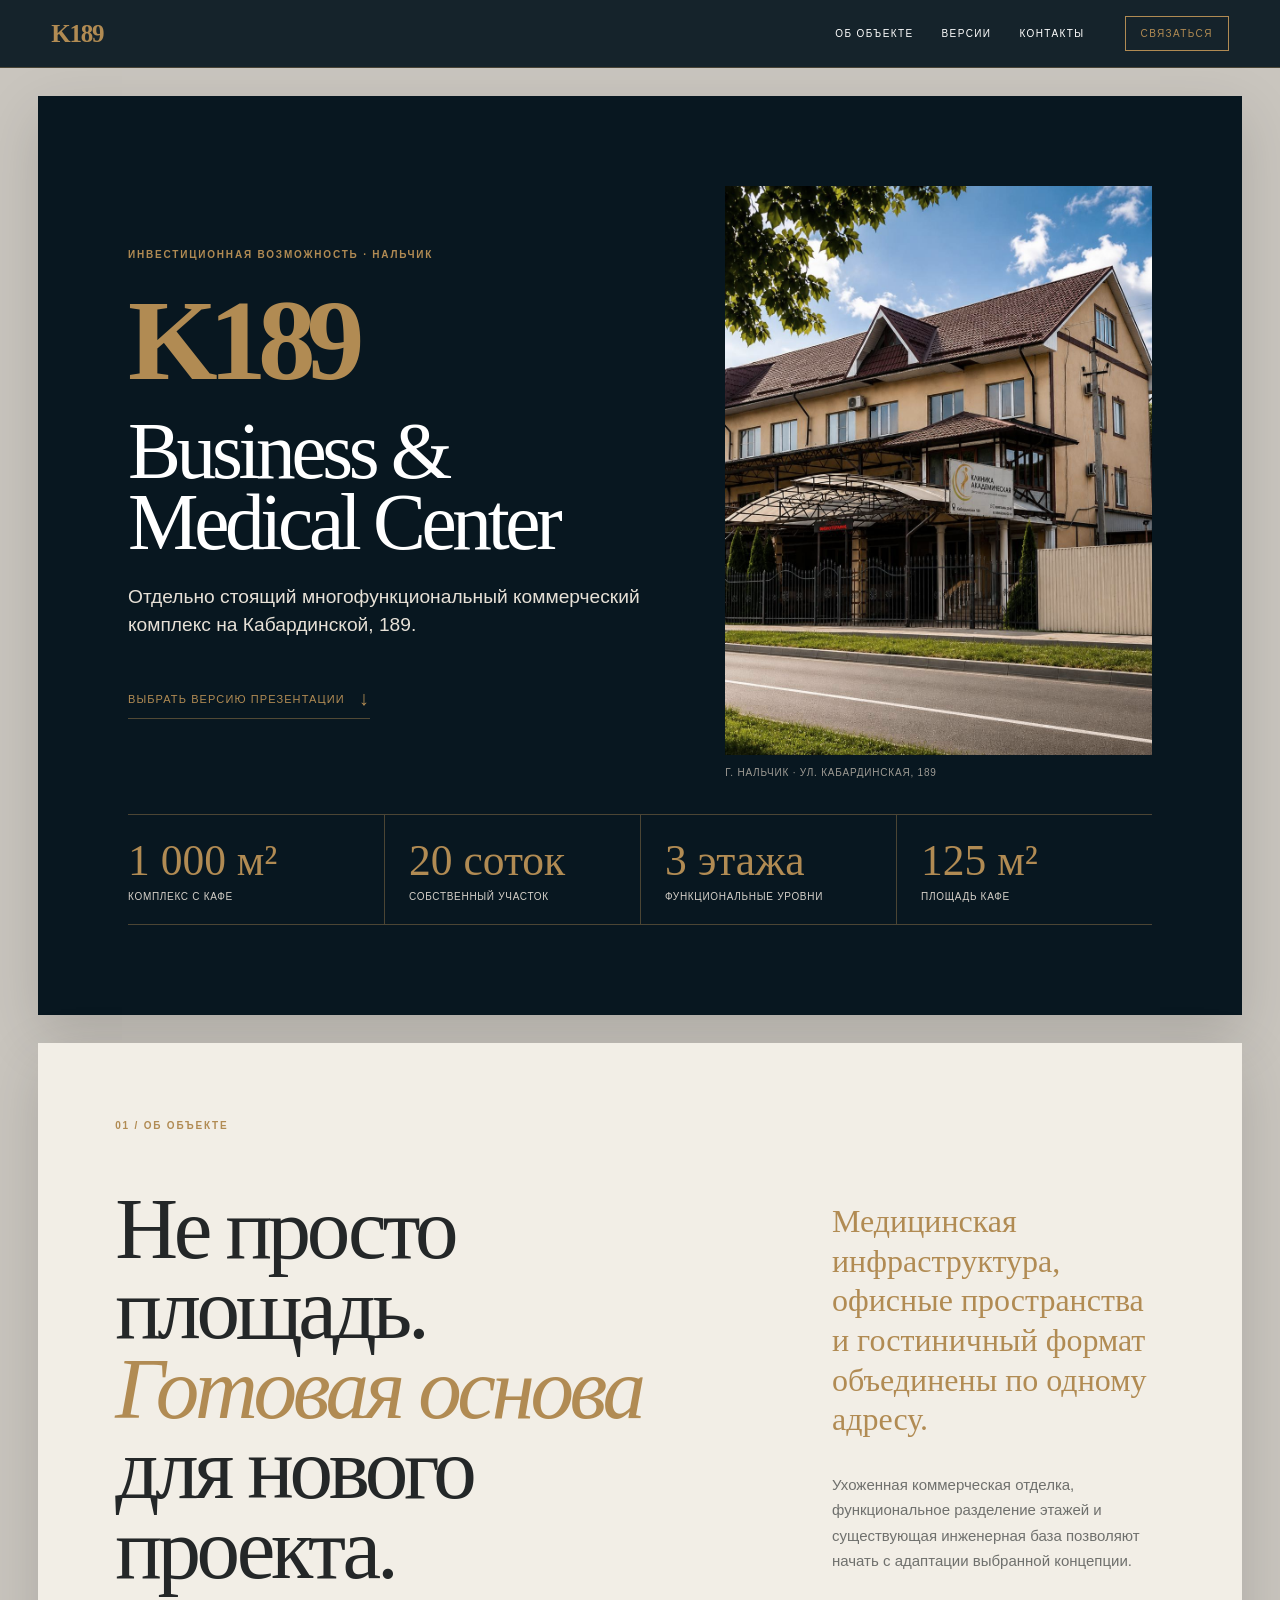
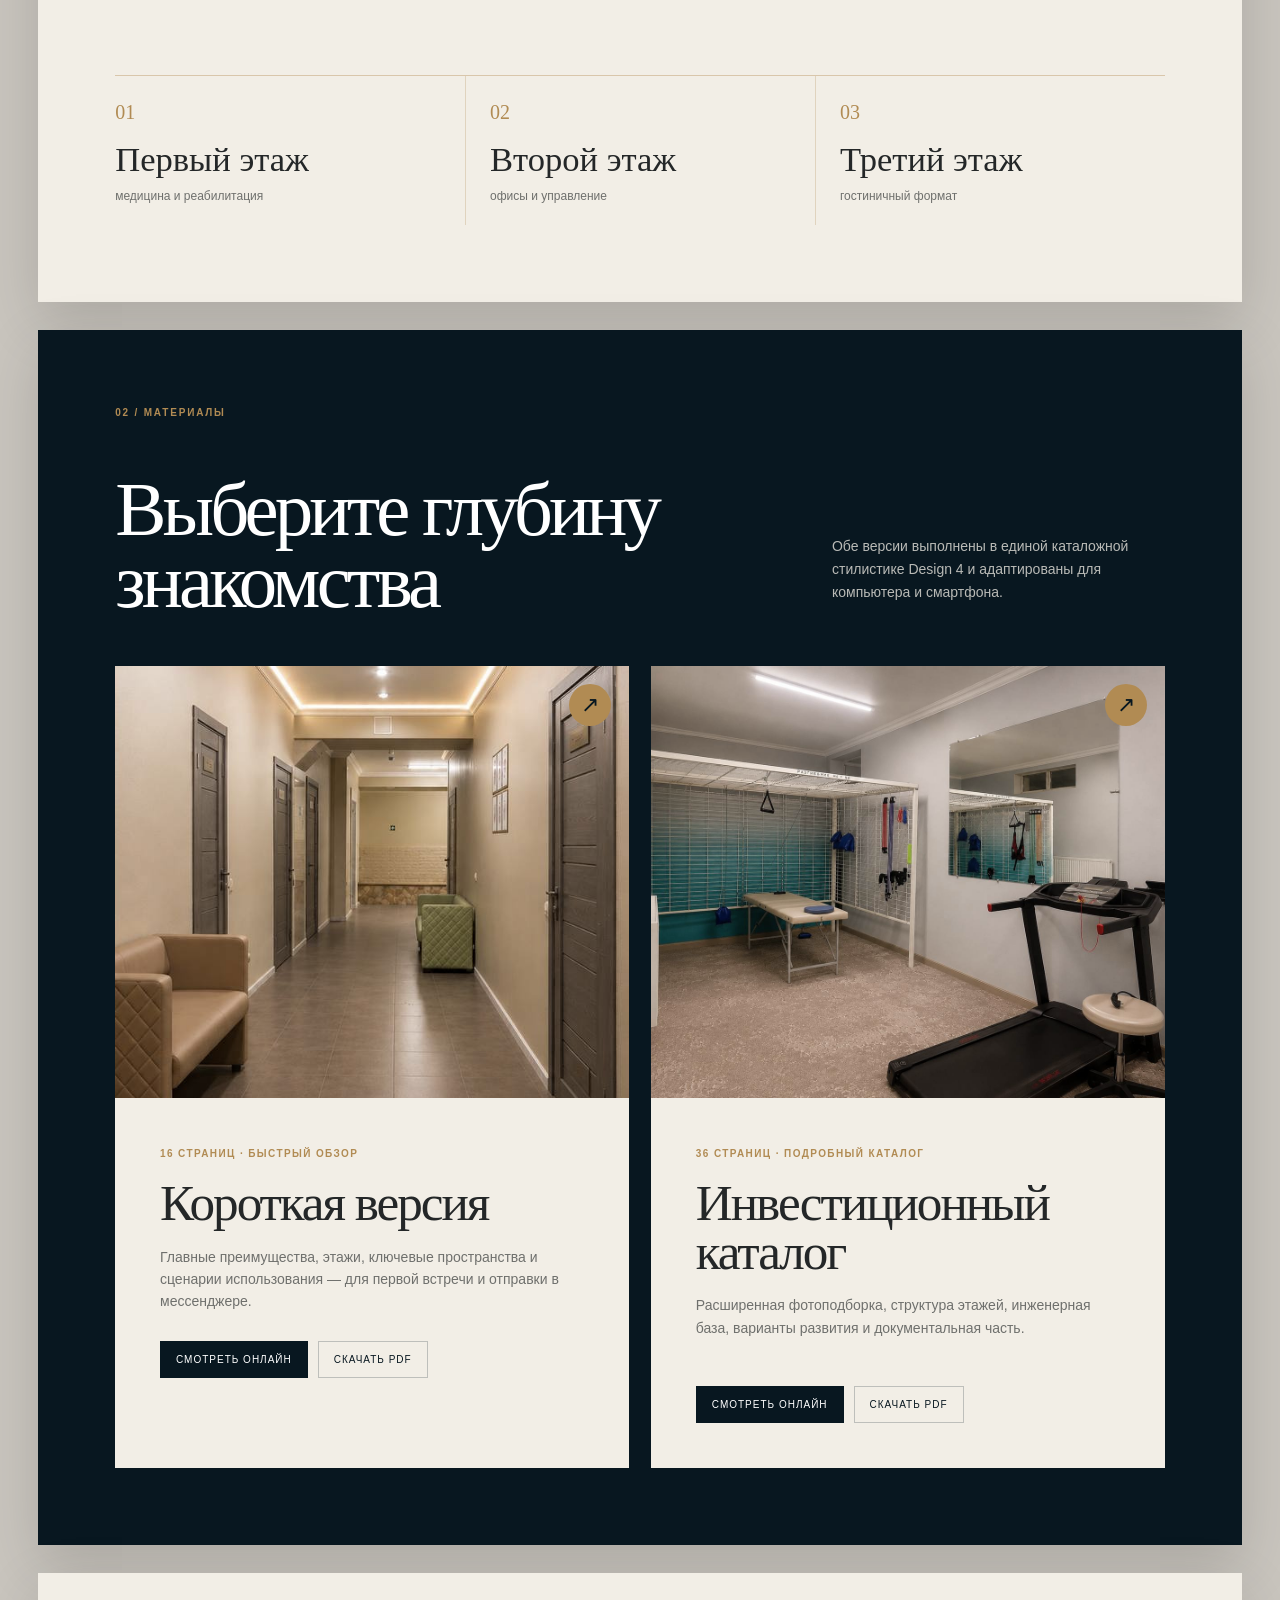
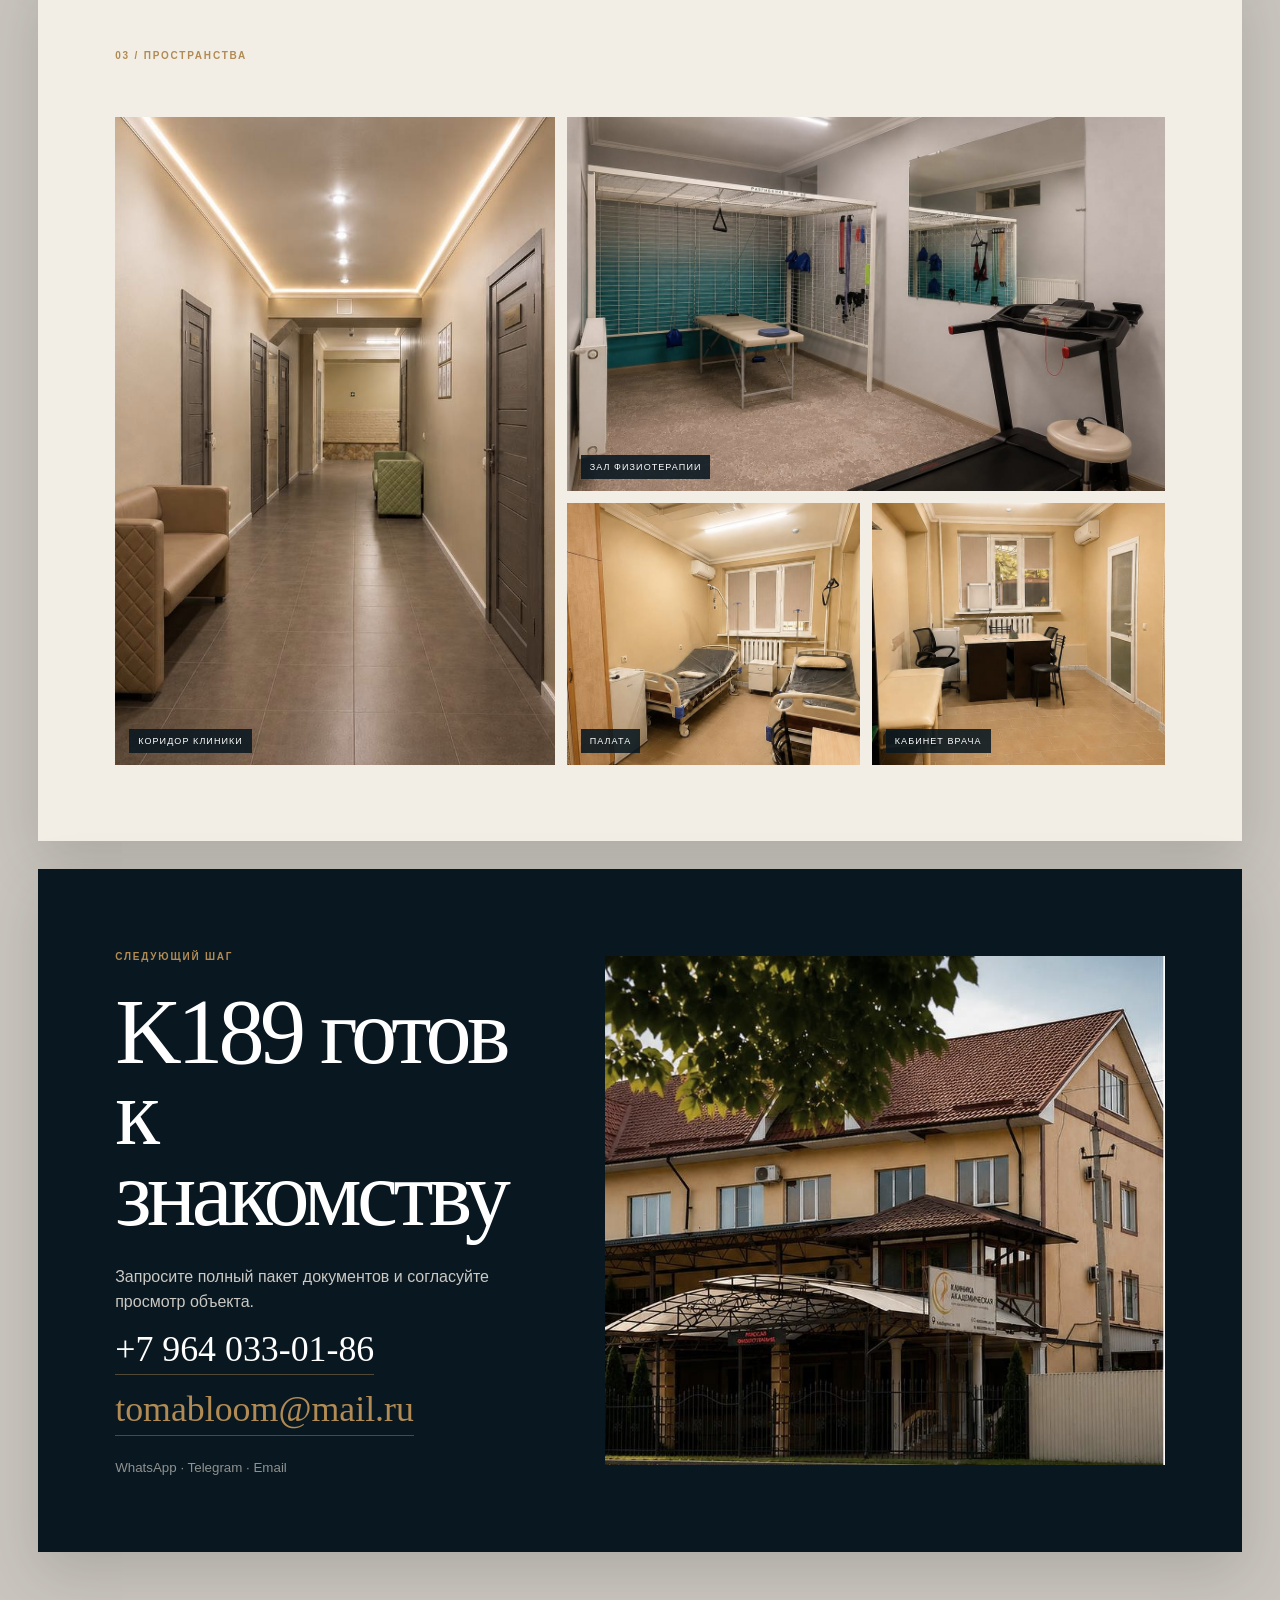
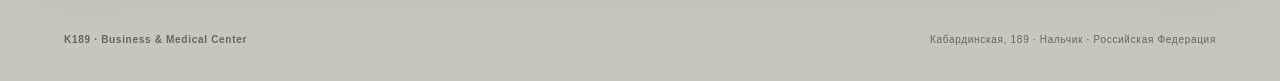
<file: web-presentations/index.html>
<!doctype html>
<html lang="ru">
<head>
  <meta charset="utf-8">
  <meta name="viewport" content="width=device-width, initial-scale=1, viewport-fit=cover">
  <meta name="theme-color" content="#081720">
  <meta name="description" content="K189 Business & Medical Center — коммерческий комплекс в Нальчике. Короткая презентация и подробный инвестиционный каталог.">
  <link rel="icon" href="data:,">
  <link rel="stylesheet" href="landing.css">
  <title>K189 Business &amp; Medical Center</title>
</head>
<body>
  <header class="site-header">
    <a class="site-brand" href="#top" aria-label="K189 — на главную">K189</a>
    <nav aria-label="Основная навигация">
      <a href="#object">Об объекте</a>
      <a href="#versions">Версии</a>
      <a href="#contact">Контакты</a>
    </nav>
    <a class="header-cta" href="tel:+79640330186">Связаться</a>
  </header>

  <main id="top">
    <section class="hero">
      <div class="hero__copy reveal">
        <span class="eyebrow">Инвестиционная возможность · Нальчик</span>
        <div class="brand">K189</div>
        <h1>Business &amp;<br>Medical Center</h1>
        <p>Отдельно стоящий многофункциональный коммерческий комплекс на Кабардинской, 189.</p>
        <a class="text-link" href="#versions">Выбрать версию презентации <span>↓</span></a>
      </div>
      <figure class="hero__media reveal">
        <img src="assets/facade_hero.jpg" alt="Фасад комплекса K189">
        <figcaption>г. Нальчик · ул. Кабардинская, 189</figcaption>
      </figure>
      <div class="metrics reveal" aria-label="Ключевые параметры объекта">
        <div><strong>1 000 м²</strong><span>комплекс с кафе</span></div>
        <div><strong>20 соток</strong><span>собственный участок</span></div>
        <div><strong>3 этажа</strong><span>функциональные уровни</span></div>
        <div><strong>125 м²</strong><span>площадь кафе</span></div>
      </div>
    </section>

    <section class="object-section" id="object">
      <div class="section-label">01 / Об объекте</div>
      <div class="object-grid">
        <h2 class="display reveal">Не просто площадь.<br><em>Готовая основа</em><br>для нового проекта.</h2>
        <div class="object-copy reveal">
          <p class="lead">Медицинская инфраструктура, офисные пространства и гостиничный формат объединены по одному адресу.</p>
          <p>Ухоженная коммерческая отделка, функциональное разделение этажей и существующая инженерная база позволяют начать с адаптации выбранной концепции.</p>
        </div>
      </div>
      <div class="floor-strip reveal">
        <article><span>01</span><b>Первый этаж</b><p>медицина и реабилитация</p></article>
        <article><span>02</span><b>Второй этаж</b><p>офисы и управление</p></article>
        <article><span>03</span><b>Третий этаж</b><p>гостиничный формат</p></article>
      </div>
    </section>

    <section class="versions" id="versions">
      <div class="section-label">02 / Материалы</div>
      <div class="versions__heading reveal">
        <h2>Выберите глубину знакомства</h2>
        <p>Обе версии выполнены в единой каталожной стилистике Design 4 и адаптированы для компьютера и смартфона.</p>
      </div>
      <div class="version-grid">
        <article class="version-card reveal">
          <a class="version-card__media" href="short/" aria-label="Открыть короткую версию">
            <img src="assets/clinic_corridor_2.jpg" alt="Коридор медицинского этажа">
            <span class="arrow">↗</span>
          </a>
          <div class="version-card__copy">
            <span>16 страниц · быстрый обзор</span>
            <h3>Короткая версия</h3>
            <p>Главные преимущества, этажи, ключевые пространства и сценарии использования — для первой встречи и отправки в мессенджере.</p>
            <div class="version-actions">
              <a href="short/">Смотреть онлайн</a>
              <a href="downloads/K189_Korotkaya_web_prezentaciya_RU.pdf" download>Скачать PDF</a>
            </div>
          </div>
        </article>

        <article class="version-card reveal">
          <a class="version-card__media" href="long/" aria-label="Открыть подробный каталог">
            <img src="assets/physiotherapy_hero.jpg" alt="Зал физиотерапии и реабилитации">
            <span class="arrow">↗</span>
          </a>
          <div class="version-card__copy">
            <span>36 страниц · подробный каталог</span>
            <h3>Инвестиционный каталог</h3>
            <p>Расширенная фотоподборка, структура этажей, инженерная база, варианты развития и документальная часть.</p>
            <div class="version-actions">
              <a href="long/">Смотреть онлайн</a>
              <a href="downloads/K189_Investicionny_katalog_web_RU.pdf" download>Скачать PDF</a>
            </div>
          </div>
        </article>
      </div>
    </section>

    <section class="space-section">
      <div class="section-label">03 / Пространства</div>
      <div class="space-grid reveal">
        <figure class="space-grid__corridor"><img src="assets/clinic_corridor_2.jpg" alt="Коридор клиники"><figcaption>Коридор клиники</figcaption></figure>
        <figure class="space-grid__physio"><img src="assets/physiotherapy_hero.jpg" alt="Зал физиотерапии"><figcaption>Зал физиотерапии</figcaption></figure>
        <figure><img src="assets/patient_room.jpg" alt="Палата"><figcaption>Палата</figcaption></figure>
        <figure><img src="assets/doctor_office.jpg" alt="Кабинет врача"><figcaption>Кабинет врача</figcaption></figure>
      </div>
    </section>

    <section class="contact" id="contact">
      <div class="contact__copy reveal">
        <span class="eyebrow">Следующий шаг</span>
        <h2>K189 готов<br>к знакомству</h2>
        <p>Запросите полный пакет документов и согласуйте просмотр объекта.</p>
        <a href="tel:+79640330186">+7 964 033-01-86</a>
        <a href="mailto:tomabloom@mail.ru">tomabloom@mail.ru</a>
        <small>WhatsApp · Telegram · Email</small>
      </div>
      <figure class="contact__media reveal"><img src="assets/facade_wide.jpg" alt="Фасад комплекса K189"></figure>
    </section>
  </main>

  <footer>
    <b>K189 · Business &amp; Medical Center</b>
    <span>Кабардинская, 189 · Нальчик · Российская Федерация</span>
  </footer>
  <script src="landing.js"></script>
</body>
</html>
</file>
<file: site-base.css>
*{box-sizing:border-box}html{scroll-behavior:smooth}body{margin:0;overflow-x:hidden}img{max-width:100%;display:block}a{color:inherit}button{font:inherit}.site-header{position:fixed;inset:0 0 auto;z-index:50;height:68px;display:flex;align-items:center;padding:0 clamp(20px,4vw,64px);backdrop-filter:blur(14px);border-bottom:1px solid color-mix(in srgb,currentColor 18%,transparent)}.site-brand{text-decoration:none;font-weight:800;letter-spacing:-.04em}.site-nav{display:flex;gap:28px;margin-left:auto}.site-nav a,.header-cta{font-size:10px;letter-spacing:.14em;text-transform:uppercase;text-decoration:none}.header-cta{margin-left:30px;padding:11px 15px;border:1px solid currentColor}.menu-button{display:none;margin-left:auto;background:none;border:0;color:inherit;font-size:24px}.progress{position:fixed;z-index:80;left:0;top:0;height:3px;width:0}.story{position:relative;padding:clamp(96px,12vh,160px) clamp(22px,6vw,100px);min-height:80vh;display:grid;grid-template-columns:minmax(0,.78fr) minmax(0,1.22fr);gap:clamp(38px,7vw,120px);align-items:center}.story:nth-child(even) .story-media{order:-1}.story-meta{display:flex;gap:14px;align-items:center;margin-bottom:32px;font-size:10px;letter-spacing:.16em;text-transform:uppercase}.story-index{font-variant-numeric:tabular-nums}.story h1,.story h2{margin:0;letter-spacing:-.065em}.story h1{font-size:clamp(62px,10vw,150px);line-height:.78}.story h2{font-size:clamp(48px,7vw,108px);line-height:.86}.story-lead{font-size:clamp(20px,2.2vw,32px);line-height:1.25;margin:32px 0 20px}.story-body{max-width:680px;font-size:clamp(15px,1.15vw,18px);line-height:1.65}.story-callout{margin-top:30px;padding:22px 0;border-top:1px solid;border-bottom:1px solid;font-size:clamp(18px,2vw,28px);line-height:1.3}.story-note{margin-top:26px;font-size:11px;line-height:1.55;opacity:.62;max-width:670px}.story-media{position:relative}.story-media figure{margin:0;overflow:hidden}.story-media img{width:100%;height:min(72vh,760px);object-fit:cover}.story-media.gallery{display:grid;grid-template-columns:1.35fr .65fr;grid-template-rows:1fr 1fr;gap:12px}.story-media.gallery figure:first-child{grid-row:1/span 2}.story-media.gallery img{height:100%;min-height:260px}.story-media figcaption{position:absolute;left:12px;bottom:12px;padding:7px 9px;font-size:9px;letter-spacing:.12em;text-transform:uppercase}.story-media.gallery figure{position:relative}.metrics{display:grid;grid-template-columns:repeat(3,1fr);margin-top:52px;border-top:1px solid}.metric{padding:24px 18px 0 0}.metric+.metric{padding-left:18px;border-left:1px solid}.metric strong{display:block;font-size:clamp(30px,4vw,60px);line-height:1}.metric span{display:block;margin-top:10px;font-size:10px;line-height:1.4;text-transform:uppercase;letter-spacing:.08em}.item-grid{display:grid;grid-template-columns:repeat(2,minmax(0,1fr));gap:0;margin-top:38px;border-top:1px solid}.item{min-height:128px;padding:22px 20px 22px 0;border-bottom:1px solid}.item:nth-child(even){padding-left:20px;border-left:1px solid}.item b{display:block;font-size:clamp(18px,2vw,28px);line-height:1.1}.item p{font-size:13px;line-height:1.5;margin:12px 0 0;opacity:.72}.hero{min-height:100svh;padding-top:130px;grid-template-columns:1.05fr .95fr}.hero .story-media img{height:78vh}.hero-footer{margin-top:28px;font-size:10px;letter-spacing:.14em;text-transform:uppercase}.contact-links{display:flex;flex-wrap:wrap;gap:12px;margin-top:36px}.contact-links a{padding:15px 20px;border:1px solid;text-decoration:none}.site-footer{padding:30px clamp(22px,6vw,100px);display:flex;justify-content:space-between;font-size:10px;letter-spacing:.08em}.reveal{opacity:0;transform:translateY(34px);transition:opacity .8s ease,transform .8s cubic-bezier(.2,.8,.2,1)}.reveal.visible{opacity:1;transform:none}.lightbox{position:fixed;z-index:100;inset:0;background:#050606ee;display:none;place-items:center;padding:5vw}.lightbox.open{display:grid}.lightbox img{max-height:90vh;max-width:90vw}.lightbox button{position:absolute;right:25px;top:20px;background:none;border:0;color:white;font-size:38px}.story-media img{cursor:zoom-in;transition:transform .8s ease}.story-media figure:hover img{transform:scale(1.025)}
@media(max-width:800px){.site-header{height:60px}.site-nav,.header-cta{display:none}.menu-button{display:block}.site-header.open{height:auto;min-height:100svh;align-items:flex-start;padding-top:20px}.site-header.open .site-nav{display:flex;position:absolute;inset:90px 22px auto;flex-direction:column}.site-header.open .site-nav a{font-size:26px}.story,.hero{grid-template-columns:1fr;min-height:auto;padding:100px 22px}.story:nth-child(even) .story-media{order:initial}.story h1{font-size:58px}.story h2{font-size:48px}.story-media img,.hero .story-media img{height:58vh}.metrics{grid-template-columns:1fr}.metric+.metric{border-left:0;padding-left:0}.metric{border-bottom:1px solid;padding-bottom:18px}.item-grid{grid-template-columns:1fr}.item:nth-child(even){padding-left:0;border-left:0}.story-media.gallery{grid-template-columns:1fr 1fr;grid-template-rows:58vh 34vh}.story-media.gallery figure:first-child{grid-column:1/span 2;grid-row:auto}.site-footer{display:block;line-height:1.8}}
</file>
<file: 01-cinematic/styles.css>
:root{--black:#080a0a;--cream:#e7e1d6;--gold:#b79a66}body{background:var(--black);color:var(--cream);font-family:Arial,sans-serif}.progress{background:var(--gold)}.site-header{color:var(--cream);background:#080a0aaa}.site-brand{font:700 24px Georgia,serif;color:var(--gold)}.header-cta{border-color:#b79a6680}.story{background:var(--black)}.story:nth-child(4n+2){background:var(--cream);color:#111514}.story:nth-child(4n+2) .story-meta,.story:nth-child(4n+2) .metric strong{color:#8e7447}.story-meta,.metric strong{color:var(--gold)}.story h1,.story h2,.story-lead,.story-callout{font-family:Georgia,serif;font-weight:400}.story h1{font-style:italic}.hero{grid-template-columns:1fr;isolation:isolate;align-items:end}.hero .story-copy{position:relative;z-index:2;width:min(900px,85%);padding-bottom:5vh}.hero .story-media{position:absolute;inset:0;z-index:-2}.hero .story-media:after{content:"";position:absolute;inset:0;background:linear-gradient(90deg,#050707ec 5%,#05070768 65%,transparent),linear-gradient(0deg,#050707d8,transparent 60%)}.hero .story-media img{height:100svh;width:100%;object-fit:cover}.hero h1{font-size:clamp(66px,11vw,170px);max-width:1000px}.story-media figure{position:relative}.story-media figcaption{background:#080a0add;color:var(--gold)}.story:nth-child(even) .story-media figcaption{background:#e7e1d6e6;color:#111514}.story--photo-feature{grid-template-columns:1fr;min-height:100svh;isolation:isolate;align-items:end}.story--photo-feature .story-copy{position:relative;z-index:2;max-width:800px}.story--photo-feature .story-media{position:absolute;inset:0;z-index:-2}.story--photo-feature .story-media:after{content:"";position:absolute;inset:0;background:linear-gradient(0deg,#080a0af2,transparent 80%)}.story--photo-feature .story-media img{height:100%;width:100%}.story--gallery-feature .story-media{transform:rotate(1deg)}.item{border-color:#ffffff35}.story:nth-child(4n+2) .item{border-color:#11151445}.site-footer{background:#020303;color:#aaa;border-top:1px solid #ffffff22}.reveal{transform:translateY(55px);transition-duration:1s}@media(max-width:800px){.hero .story-copy{width:100%}.story--photo-feature{min-height:90svh}.story--photo-feature .story-copy{padding-top:35vh}.story h1{font-size:58px}}
</file>
<file: 02-editorial/styles.css>
:root{--paper:#eee9df;--ink:#151616;--red:#a3412f}body{background:var(--paper);color:var(--ink);font-family:Arial,sans-serif}.progress{background:var(--red)}.site-header{background:#eee9dfdf}.site-brand{font:900 24px Arial,sans-serif}.header-cta{background:var(--red);color:#fff;border-color:var(--red)}.story{border-bottom:1px solid var(--ink);grid-template-columns:90px minmax(0,.9fr) minmax(0,1.1fr);gap:4vw}.story-copy{grid-column:1/span 2}.story-media{grid-column:3}.story:nth-child(even) .story-media{order:initial;grid-column:1/span 2;grid-row:1}.story:nth-child(even) .story-copy{grid-column:3;grid-row:1}.story-meta{color:var(--red);align-self:start}.story h1,.story h2{font-family:Arial,sans-serif;font-weight:900}.story h1{font-size:clamp(74px,12vw,180px);text-transform:uppercase}.story h2{text-transform:uppercase}.story-lead,.story-callout{font-family:Georgia,serif;font-style:italic}.hero{grid-template-columns:1.1fr .9fr}.hero .story-copy{grid-column:1}.hero .story-media{grid-column:2}.hero h1{font-size:clamp(70px,9vw,140px)}.hero:before{content:"ИНВЕСТИЦИОННОЕ ПРЕДЛОЖЕНИЕ";position:absolute;left:2vw;bottom:5vh;writing-mode:vertical-rl;font-size:9px;letter-spacing:.2em;color:var(--red)}.story-media img{filter:saturate(.72) contrast(1.04)}.story-media figcaption{background:var(--red);color:#fff}.item-grid{border-color:var(--ink)}.item{border-color:var(--ink)}.item b{font-family:Georgia,serif;font-weight:400}.metric strong{color:var(--red);font-family:Georgia,serif;font-style:italic}.story--scenario-list{background:var(--ink);color:var(--paper)}.story--scenario-list .item{border-color:#ffffff55}.story--scenario-list .story-meta{color:#d86651}.story--contact{background:var(--red);color:#fff}.story--contact .contact-links a{background:#fff;color:var(--red);border-color:#fff}.site-footer{background:var(--ink);color:var(--paper)}.reveal{clip-path:inset(0 0 18% 0);transform:translateY(30px)}.reveal.visible{clip-path:inset(0)}@media(max-width:800px){.story,.hero{grid-template-columns:1fr}.story-copy,.story-media,.story:nth-child(even) .story-copy,.story:nth-child(even) .story-media,.hero .story-copy,.hero .story-media{grid-column:1;grid-row:auto}.story:nth-child(even) .story-media{order:initial}.story h1{font-size:52px}}
</file>
<file: 03-monolith/styles.css>
:root{--acid:#d7ff3f;--black:#050706;--grey:#a1a6a2}html{scroll-snap-type:y proximity}body{background:var(--black);color:#f2f4ef;font-family:Arial,sans-serif}.field{position:fixed;inset:0;z-index:-1;width:100%;height:100%}.progress{background:var(--acid)}.site-header{background:#050706b8;border-color:#ffffff24}.site-brand{color:var(--acid);font-size:24px}.header-cta{background:var(--acid);color:var(--black);border-color:var(--acid)}.story{scroll-snap-align:start;min-height:100svh;border-bottom:1px solid #ffffff20}.story-meta,.metric strong{color:var(--acid)}.story h1,.story h2{font-family:Arial,sans-serif;font-weight:900;text-transform:uppercase}.story h1{font-size:clamp(70px,11vw,165px)}.story h2{font-size:clamp(50px,8vw,125px)}.story-body{color:var(--grey)}.story-callout{border-color:var(--acid);color:var(--acid)}.hero{isolation:isolate}.hero .story-media{position:absolute;right:5vw;top:15vh;width:min(46vw,680px);height:min(46vw,680px);border-radius:50%;overflow:hidden;z-index:-1;filter:grayscale(1)}.hero .story-media:after{content:"";position:absolute;inset:0;border:1px solid var(--acid);border-radius:50%;box-shadow:inset 0 0 100px #d7ff3f33}.hero .story-media img{height:100%}.hero .story-copy{max-width:920px;position:relative;z-index:2}.story-media{border:1px solid #ffffff24}.story-media img{filter:grayscale(1) contrast(1.12)}.story-media figcaption{background:var(--acid);color:var(--black)}.metrics{border-color:#ffffff35}.metric+.metric{border-color:#ffffff35}.item-grid,.item{border-color:#ffffff35}.item b{color:var(--acid);text-transform:uppercase}.story:nth-child(3n){background:#d7ff3f;color:#050706}.story:nth-child(3n) .story-meta,.story:nth-child(3n) .metric strong,.story:nth-child(3n) .item b{color:#050706}.story:nth-child(3n) .story-body{color:#31362a}.story:nth-child(3n) .story-media{border-color:#050706}.story:nth-child(3n) .item,.story:nth-child(3n) .item-grid{border-color:#05070655}.story--contact .contact-links a{background:var(--acid);color:var(--black);border-color:var(--acid)}.site-footer{background:var(--acid);color:var(--black)}.reveal{transform:translateY(25px) skewY(1deg)}.reveal.visible{transform:none}@media(max-width:800px){html{scroll-snap-type:none}.hero .story-media{position:relative;right:auto;top:auto;width:78vw;height:78vw;z-index:0;order:-1}.hero{padding-top:100px}.story h1{font-size:50px}.story h2{font-size:46px}}
</file>
<file: 04-moodboard-specimen/styles.css>
:root{--navy:#081720;--ivory:#f2eee6;--brass:#b18b53;--board:#c9c5be;--ink:#242728}body{background:var(--board);color:var(--ink);font-family:Arial,sans-serif}.progress{background:var(--brass)}.site-header{background:#081720ed;color:#fff;border-color:#b18b5355}.site-brand{font:700 24px Georgia,serif;color:var(--brass)}.header-cta{color:var(--brass);border-color:var(--brass)}main{width:min(1500px,94vw);margin:0 auto;padding:110px 0 80px;display:grid;grid-template-columns:repeat(2,minmax(0,1fr));gap:28px}.story{min-height:0;display:flex;flex-direction:column;align-items:stretch;gap:30px;padding:clamp(28px,4vw,60px);background:var(--ivory);box-shadow:0 20px 55px #00000025}.story:nth-child(even) .story-media{order:initial}.story-copy{display:flex;flex-direction:column}.story-meta{color:var(--brass);margin-bottom:24px}.story h1,.story h2{font-family:Arial,sans-serif;font-weight:750}.story h1{font-size:clamp(46px,6vw,90px)}.story h2{font-size:clamp(38px,4.5vw,68px)}.story-lead{font-family:Georgia,serif;color:var(--brass)}.story-media{margin-top:auto}.story-media img,.hero .story-media img{height:55vh;max-height:650px}.story-media figcaption{background:#081720e8;color:#fff}.hero,.story--contact,.story--scenario-list{background:var(--navy);color:#fff}.hero{grid-column:1/span 2;display:grid;grid-template-columns:1fr 1fr;min-height:78vh}.hero .story-copy{justify-content:center}.hero .story-media{align-self:stretch}.hero .story-media img{height:100%;max-height:none}.story--photo-feature,.story--gallery-feature{grid-column:1/span 2;display:grid;grid-template-columns:.85fr 1.15fr}.story--gallery-feature .story-media.gallery{height:65vh}.story--gallery-feature .story-media.gallery img{height:100%}.metric strong,.story--scenario-list .item b{color:var(--brass);font-family:Georgia,serif}.item,.item-grid,.metrics,.metric+.metric{border-color:currentColor}.story-callout{color:var(--brass);font-family:Georgia,serif}.story--contact{grid-column:1/span 2;display:grid;grid-template-columns:1fr 1fr}.contact-links a{background:var(--brass);color:var(--navy);border-color:var(--brass)}.site-footer{background:var(--navy);color:#fff;border-top:1px solid #b18b5355}.reveal{transform:translateY(20px) scale(.985)}@media(max-width:900px){main{grid-template-columns:1fr;width:96vw;gap:16px;padding-top:78px}.story,.hero,.story--photo-feature,.story--gallery-feature,.story--contact{grid-column:1;display:flex}.hero .story-media img,.story-media img{height:55vh}.story--gallery-feature .story-media.gallery{height:auto}.story h1{font-size:48px}.story h2{font-size:42px}}
</file>
<file: web-presentations/landing.css>
:root {
  --navy: #081720;
  --navy-2: #102832;
  --ivory: #f2eee6;
  --paper: #e7e1d7;
  --board: #c9c5be;
  --brass: #b18b53;
  --ink: #242728;
  --muted: #6f706d;
  --white: #fff;
  --ease: cubic-bezier(.2,.8,.2,1);
}

* { box-sizing: border-box; }
html { scroll-behavior: smooth; background: var(--board); }
body { margin: 0; overflow-x: hidden; background: var(--board); color: var(--ink); font-family: Arial, Helvetica, sans-serif; }
img { display: block; width: 100%; }
a { color: inherit; }

.site-header { position: fixed; z-index: 50; inset: 0 0 auto; height: 68px; display: flex; align-items: center; gap: 30px; padding: 0 clamp(20px,4vw,64px); color: white; background: #081720ed; border-bottom: 1px solid #b18b5355; backdrop-filter: blur(14px); }
.site-brand { color: var(--brass); font: 700 25px/1 Georgia, serif; letter-spacing: -.05em; text-decoration: none; }
.site-header nav { display: flex; gap: 28px; margin-left: auto; }
.site-header nav a, .header-cta { font-size: 10px; letter-spacing: .14em; text-transform: uppercase; text-decoration: none; }
.header-cta { margin-left: 10px; padding: 11px 15px; color: var(--brass); border: 1px solid var(--brass); }

main { width: min(1500px,94vw); margin: 0 auto; padding: 96px 0 28px; }
section { position: relative; margin-bottom: 28px; background: var(--ivory); box-shadow: 0 20px 55px #00000025; }
.section-label, .eyebrow { color: var(--brass); font-size: 10px; font-weight: 700; letter-spacing: .18em; text-transform: uppercase; }
.display { margin: 0; font: 400 clamp(46px,6.8vw,104px)/.92 Georgia, serif; letter-spacing: -.05em; }
.display em { color: var(--brass); font-style: italic; font-weight: 400; }

.hero { min-height: 760px; display: grid; grid-template-columns: 1fr minmax(380px,.82fr); grid-template-rows: 1fr auto; gap: 36px 6vw; padding: clamp(52px,7vw,100px); color: white; background: var(--navy); }
.hero__copy { align-self: center; }
.brand { margin-top: 34px; color: var(--brass); font: 700 clamp(72px,9vw,132px)/.78 Georgia, serif; letter-spacing: -.075em; }
.hero h1 { margin: 30px 0 24px; font: 400 clamp(48px,6.2vw,92px)/.9 Georgia, serif; letter-spacing: -.055em; }
.hero__copy > p { max-width: 560px; color: #e7e1d7; font-size: clamp(16px,1.5vw,22px); line-height: 1.5; }
.text-link { display: inline-flex; gap: 14px; align-items: center; margin-top: 28px; padding-bottom: 8px; color: var(--brass); border-bottom: 1px solid #b18b536e; font-size: 11px; letter-spacing: .1em; text-decoration: none; text-transform: uppercase; }
.text-link span { font-size: 20px; }
.hero__media { align-self: center; justify-self: center; width: min(100%,520px); margin: 0; }
.hero__media img { max-height: 620px; object-fit: cover; filter: saturate(.82); }
.hero__media figcaption { margin-top: 12px; color: #9e9b94; font-size: 10px; letter-spacing: .08em; text-transform: uppercase; }
.metrics { grid-column: 1 / span 2; display: grid; grid-template-columns: repeat(4,minmax(0,1fr)); border-top: 1px solid #b18b5366; border-bottom: 1px solid #b18b5366; }
.metrics div { padding: 24px 24px 22px 0; }
.metrics div + div { padding-left: 24px; border-left: 1px solid #b18b5366; }
.metrics strong { display: block; color: var(--brass); font: 400 clamp(28px,3.4vw,52px)/1 Georgia, serif; white-space: nowrap; }
.metrics span { display: block; margin-top: 9px; color: #d5d0c8; font-size: 10px; letter-spacing: .07em; text-transform: uppercase; }

.object-section, .versions, .space-section { padding: clamp(48px,6vw,90px); }
.object-grid { display: grid; grid-template-columns: 1.2fr .65fr; gap: 8vw; align-items: end; margin-top: 58px; }
.object-copy .lead { margin-top: 0; color: var(--brass); font: 400 clamp(24px,2.5vw,38px)/1.24 Georgia, serif; }
.object-copy p:not(.lead) { color: var(--muted); font-size: 15px; line-height: 1.7; }
.floor-strip { display: grid; grid-template-columns: repeat(3,1fr); margin-top: 86px; border-top: 1px solid #b18b5366; }
.floor-strip article { padding: 26px 24px 10px 0; }
.floor-strip article + article { padding-left: 24px; border-left: 1px solid #b18b5344; }
.floor-strip span { color: var(--brass); font: 20px/1 Georgia, serif; }
.floor-strip b { display: block; margin-top: 18px; font: 400 clamp(24px,2.7vw,40px)/1.05 Georgia, serif; }
.floor-strip p { color: var(--muted); font-size: 12px; }

.versions { color: white; background: var(--navy); }
.versions__heading { display: grid; grid-template-columns: 1.2fr .65fr; gap: 8vw; align-items: end; margin: 56px 0 48px; }
.versions__heading h2 { margin: 0; max-width: 900px; font: 400 clamp(44px,6vw,90px)/.94 Georgia, serif; letter-spacing: -.05em; }
.versions__heading p { color: #b9bab6; font-size: 14px; line-height: 1.65; }
.version-grid { display: grid; grid-template-columns: repeat(2,minmax(0,1fr)); gap: 22px; }
.version-card { overflow: hidden; color: var(--ink); background: var(--ivory); }
.version-card__media { position: relative; display: block; overflow: hidden; background: var(--navy-2); }
.version-card__media img { height: min(48vh,500px); object-fit: cover; filter: saturate(.78); transition: transform .8s var(--ease); }
.version-card:hover .version-card__media img { transform: scale(1.025); }
.arrow { position: absolute; right: 18px; top: 18px; display: grid; width: 42px; height: 42px; place-items: center; color: var(--navy); background: var(--brass); border-radius: 50%; font-size: 22px; }
.version-card__copy { padding: clamp(26px,3.5vw,50px); }
.version-card__copy > span { color: var(--brass); font-size: 10px; font-weight: 700; letter-spacing: .14em; text-transform: uppercase; }
.version-card h3 { margin: 18px 0; font: 400 clamp(34px,4vw,60px)/.95 Georgia, serif; letter-spacing: -.04em; }
.version-card p { min-height: 64px; color: var(--muted); font-size: 14px; line-height: 1.6; }
.version-actions { display: flex; flex-wrap: wrap; gap: 10px; margin-top: 28px; }
.version-actions a { padding: 12px 15px; color: var(--navy); border: 1px solid #08172038; font-size: 10px; letter-spacing: .1em; text-decoration: none; text-transform: uppercase; }
.version-actions a:first-child { color: white; background: var(--navy); }

.space-grid { display: grid; grid-template-columns: 1.2fr .8fr .8fr; grid-template-rows: minmax(260px,1fr) minmax(180px,.7fr); gap: 12px; height: min(72vh,720px); margin-top: 56px; }
.space-grid figure { position: relative; min-width: 0; min-height: 0; margin: 0; overflow: hidden; }
.space-grid__corridor { grid-row: 1 / span 2; }
.space-grid__physio { grid-column: 2 / span 2; }
.space-grid img { height: 100%; object-fit: cover; filter: saturate(.82); }
.space-grid figcaption { position: absolute; left: 14px; bottom: 12px; padding: 7px 9px; color: white; background: #081720dc; font-size: 9px; letter-spacing: .12em; text-transform: uppercase; }

.contact { display: grid; grid-template-columns: .85fr 1.15fr; gap: 6vw; align-items: center; padding: clamp(48px,6vw,90px); color: white; background: var(--navy); }
.contact h2 { margin: 28px 0; font: 400 clamp(54px,7.2vw,106px)/.88 Georgia, serif; letter-spacing: -.05em; }
.contact p { max-width: 520px; color: #cbc9c3; line-height: 1.6; }
.contact__copy > a { display: block; width: max-content; max-width: 100%; margin-top: 16px; padding-bottom: 6px; color: white; border-bottom: 1px solid #b18b536d; font: 400 clamp(24px,2.8vw,42px)/1.05 Georgia, serif; text-decoration: none; }
.contact__copy > a:nth-of-type(2) { color: var(--brass); }
.contact small { display: block; margin-top: 24px; color: #8f928f; }
.contact__media { width: min(100%,680px); margin: 0; justify-self: end; }
.contact__media img { max-height: 600px; object-fit: cover; filter: saturate(.78); }

footer { width: min(1500px,94vw); margin: 0 auto; padding: 26px clamp(8px,2vw,28px) 36px; display: flex; justify-content: space-between; gap: 20px; color: #656661; font-size: 10px; letter-spacing: .07em; }
.reveal { opacity: 0; transform: translateY(24px); transition: opacity .8s ease, transform .8s var(--ease); }
.reveal.visible { opacity: 1; transform: none; }

@media (max-width: 820px) {
  .site-header { height: 60px; }
  .site-header nav { display: none; }
  .header-cta { margin-left: auto; }
  main { width: 96vw; padding-top: 76px; }
  section { margin-bottom: 16px; }
  .hero { min-height: 0; grid-template-columns: 1fr; grid-template-rows: auto; padding: 62px 22px 30px; }
  .hero__media { grid-row: 2; width: min(100%,390px); }
  .hero__media img { max-height: 52vh; }
  .metrics { grid-column: 1; grid-template-columns: repeat(2,1fr); }
  .metrics div:nth-child(3) { border-left: 0; }
  .metrics div:nth-child(n+3) { border-top: 1px solid #b18b5366; }
  .brand { font-size: 76px; }
  .hero h1 { font-size: 50px; }
  .object-grid, .versions__heading, .contact { grid-template-columns: 1fr; }
  .object-section, .versions, .space-section, .contact { padding: 62px 22px; }
  .object-grid, .versions__heading { margin-top: 40px; }
  .display { font-size: 50px; }
  .floor-strip { grid-template-columns: 1fr; margin-top: 52px; }
  .floor-strip article + article { padding-left: 0; border-left: 0; border-top: 1px solid #b18b5344; }
  .version-grid { grid-template-columns: 1fr; }
  .version-card__media img { height: 42vh; }
  .version-card p { min-height: 0; }
  .space-grid { grid-template-columns: 1fr 1fr; grid-template-rows: 34vh 34vh 24vh; height: auto; }
  .space-grid__corridor { grid-column: 1 / span 2; grid-row: auto; }
  .space-grid__physio { grid-column: 1 / span 2; }
  .contact__media { justify-self: start; order: -1; width: min(100%,420px); }
  .contact__media img { max-height: 48vh; }
  .contact h2 { font-size: 56px; }
  .contact__copy > a { font-size: 25px; }
  footer { display: block; line-height: 1.8; }
}

@media (prefers-reduced-motion: reduce) {
  html { scroll-behavior: auto; }
  .reveal { opacity: 1; transform: none; transition: none; }
}
</file>
